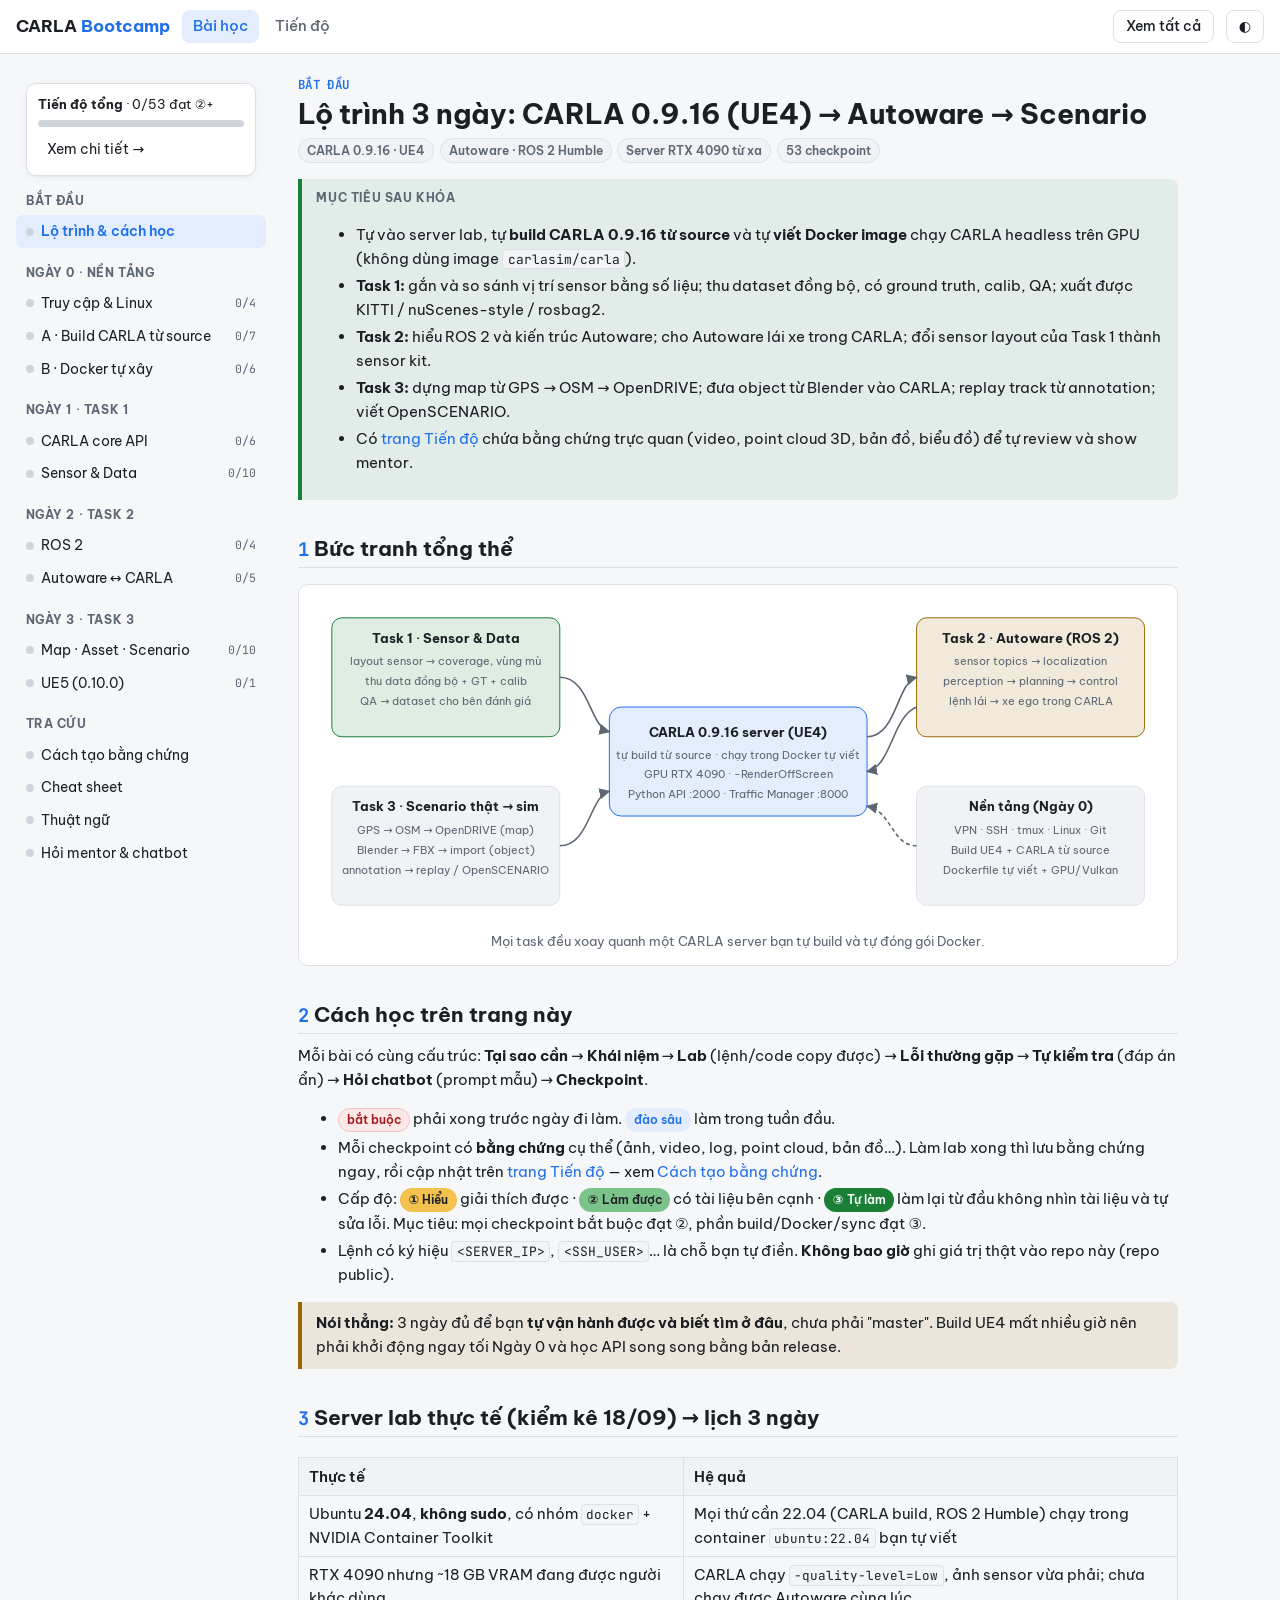
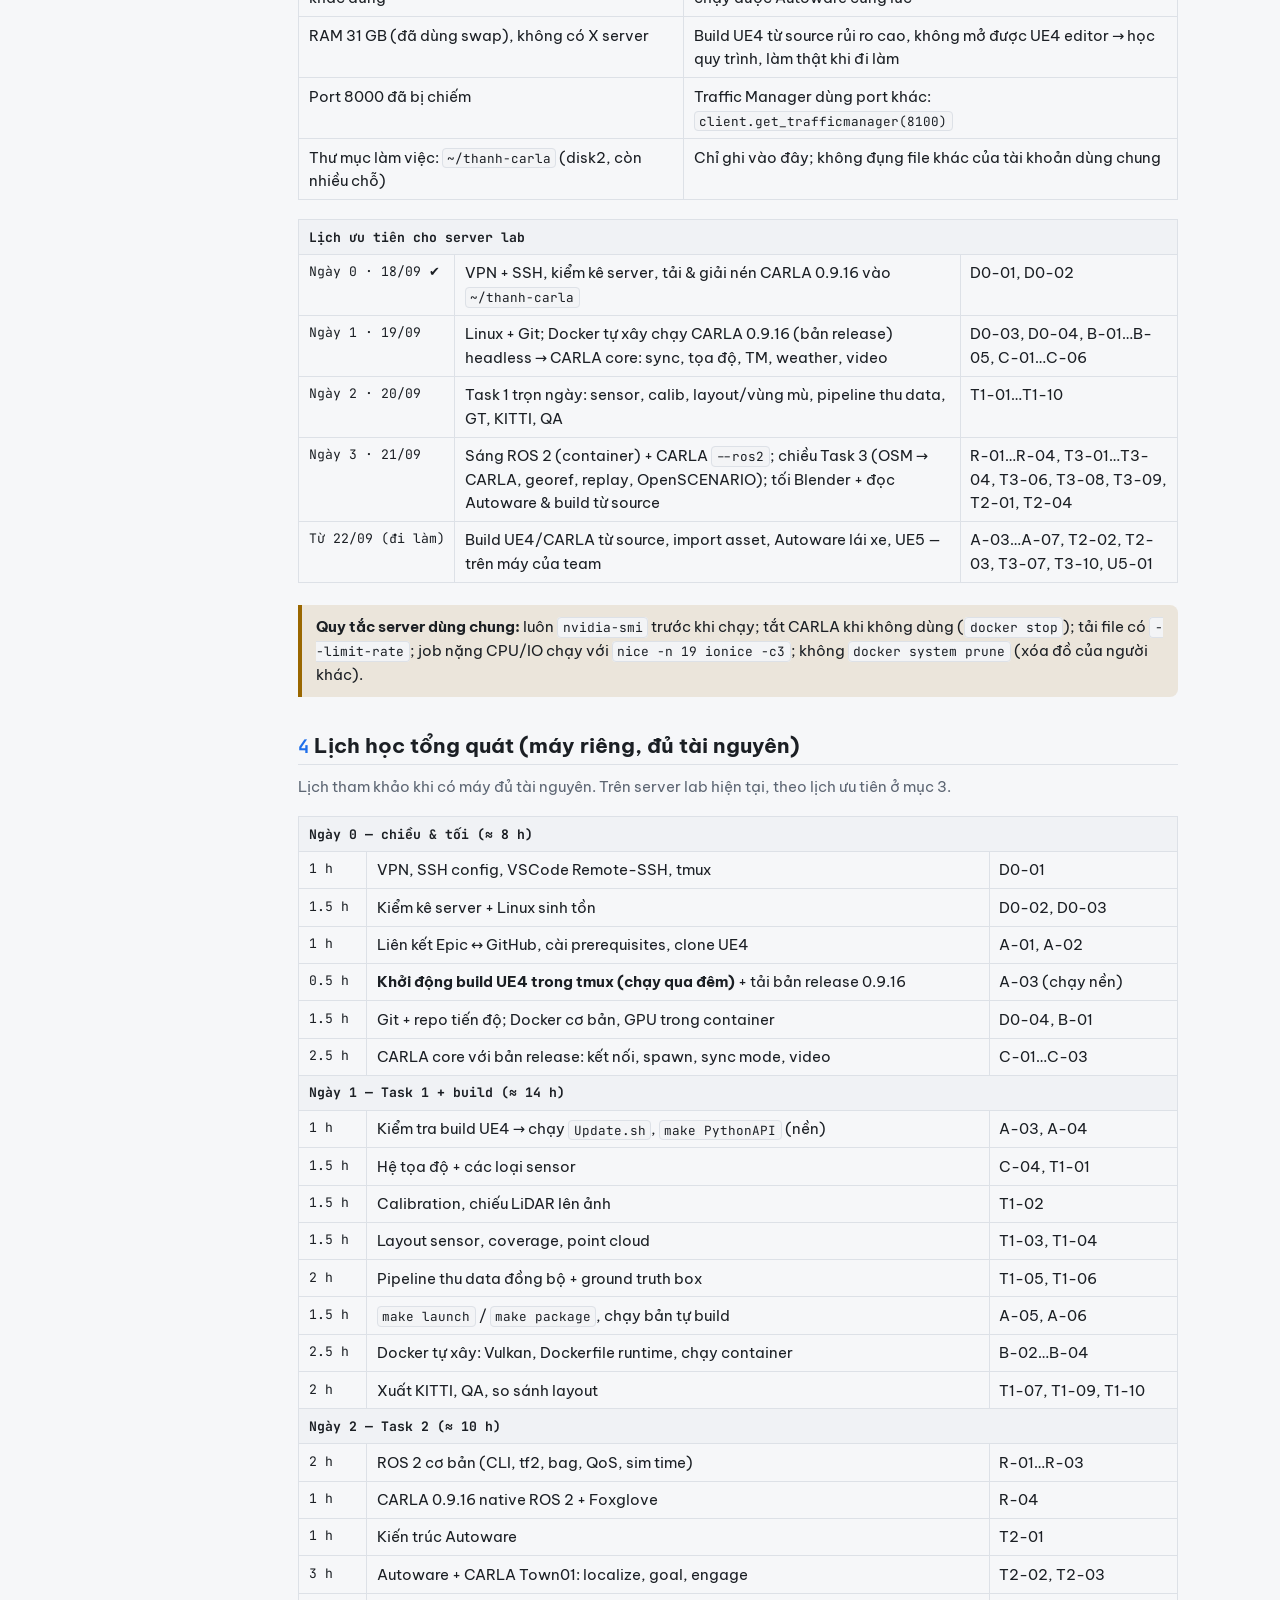
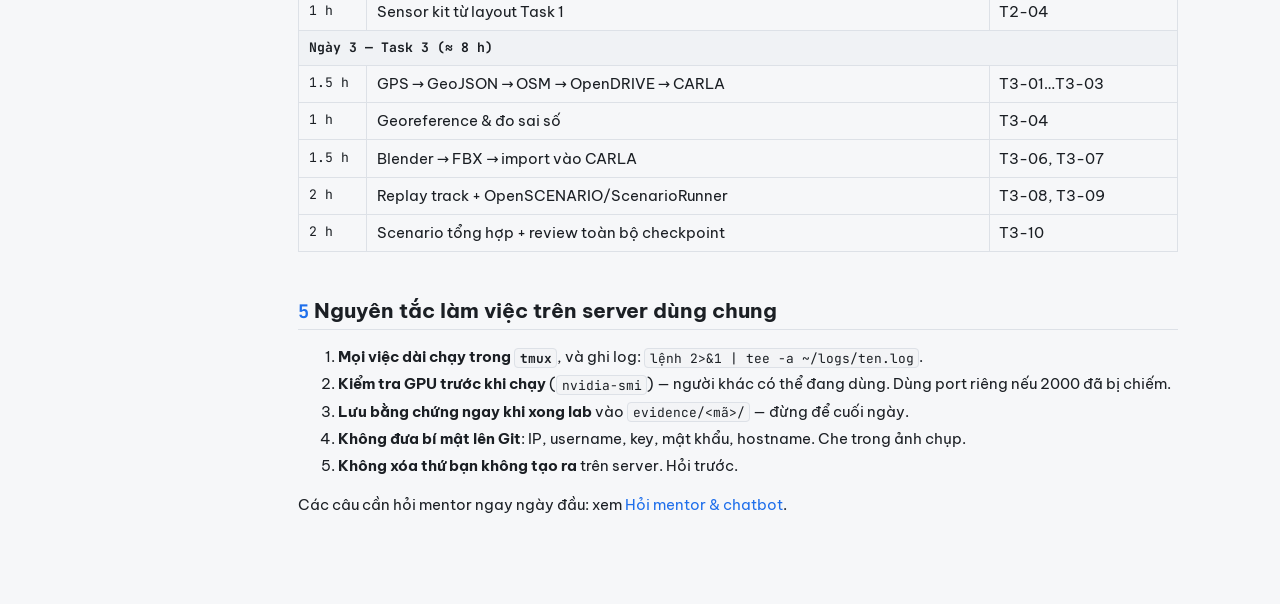
<file: index.html>
<!doctype html>
<html lang="vi">
<head>
<meta charset="utf-8">
<meta name="viewport" content="width=device-width, initial-scale=1">
<title>CARLA Bootcamp</title>
<meta name="description" content="Lộ trình 3 ngày tự học CARLA 0.9.16 (UE4): build từ source, Docker tự xây, sensor & dữ liệu, Autoware (ROS 2), scenario từ dữ liệu thật.">
<link rel="preconnect" href="https://fonts.googleapis.com">
<link rel="preconnect" href="https://fonts.gstatic.com" crossorigin>
<link href="https://fonts.googleapis.com/css2?family=Be+Vietnam+Pro:wght@400;500;600;700&family=JetBrains+Mono:wght@400;600&display=swap" rel="stylesheet">
<link rel="stylesheet" href="assets/style.css?v=3">
<link rel="stylesheet" href="assets/lesson.css?v=3">
<script type="importmap">
{ "imports": {
  "three": "https://cdn.jsdelivr.net/npm/three@0.160.0/build/three.module.js",
  "three/addons/": "https://cdn.jsdelivr.net/npm/three@0.160.0/examples/jsm/"
} }
</script>
</head>
<body>
<header class="topbar">
  <div class="inner">
    <a class="brand" href="#start">CARLA <span>Bootcamp</span></a>
    <nav class="tabs-mini">
      <a href="index.html" aria-current="page">Bài học</a>
      <a href="progress.html">Tiến độ</a>
    </nav>
    <div class="spacer"></div>
    <button class="btn" id="btnAll" aria-pressed="false" title="Hiện mọi phần trên một trang (để Ctrl+F / in)">Xem tất cả</button>
    <button class="btn" id="btnTheme" title="Đổi giao diện sáng/tối">◐</button>
  </div>
</header>

<div class="layout">
  <aside class="side" aria-label="Mục lục">
    <div class="card mini" id="miniProg">Đang tải tiến độ…</div>
    <div class="grp">Bắt đầu</div>
    <a href="#start" data-tab="start"><span class="dot"></span>Lộ trình &amp; cách học</a>
    <div class="grp">Ngày 0 · Nền tảng</div>
    <a href="#day0" data-tab="day0" data-mod="D0"><span class="dot"></span>Truy cập &amp; Linux<span class="n"></span></a>
    <a href="#modA" data-tab="modA" data-mod="A"><span class="dot"></span>A · Build CARLA từ source<span class="n"></span></a>
    <a href="#modB" data-tab="modB" data-mod="B"><span class="dot"></span>B · Docker tự xây<span class="n"></span></a>
    <div class="grp">Ngày 1 · Task 1</div>
    <a href="#day1-core" data-tab="day1-core" data-mod="C"><span class="dot"></span>CARLA core API<span class="n"></span></a>
    <a href="#day1-sensor" data-tab="day1-sensor" data-mod="T1"><span class="dot"></span>Sensor &amp; Data<span class="n"></span></a>
    <div class="grp">Ngày 2 · Task 2</div>
    <a href="#day2-ros" data-tab="day2-ros" data-mod="R"><span class="dot"></span>ROS 2<span class="n"></span></a>
    <a href="#day2-aw" data-tab="day2-aw" data-mod="T2"><span class="dot"></span>Autoware ↔ CARLA<span class="n"></span></a>
    <div class="grp">Ngày 3 · Task 3</div>
    <a href="#day3" data-tab="day3" data-mod="T3"><span class="dot"></span>Map · Asset · Scenario<span class="n"></span></a>
    <a href="#ue5" data-tab="ue5" data-mod="U5"><span class="dot"></span>UE5 (0.10.0)<span class="n"></span></a>
    <div class="grp">Tra cứu</div>
    <a href="#evidence" data-tab="evidence"><span class="dot"></span>Cách tạo bằng chứng</a>
    <a href="#cheatsheet" data-tab="cheatsheet"><span class="dot"></span>Cheat sheet</a>
    <a href="#glossary" data-tab="glossary"><span class="dot"></span>Thuật ngữ</a>
    <a href="#mentor" data-tab="mentor"><span class="dot"></span>Hỏi mentor &amp; chatbot</a>
  </aside>

  <main class="lesson">
    <div class="mobile-nav">
      <select id="mobileSel" aria-label="Chọn bài">
        <option value="start">Lộ trình &amp; cách học</option>
        <option value="day0">Ngày 0 · Truy cập &amp; Linux</option>
        <option value="modA">A · Build CARLA từ source</option>
        <option value="modB">B · Docker tự xây</option>
        <option value="day1-core">Ngày 1 · CARLA core API</option>
        <option value="day1-sensor">Ngày 1 · Sensor &amp; Data</option>
        <option value="day2-ros">Ngày 2 · ROS 2</option>
        <option value="day2-aw">Ngày 2 · Autoware ↔ CARLA</option>
        <option value="day3">Ngày 3 · Map · Asset · Scenario</option>
        <option value="ue5">UE5 (0.10.0)</option>
        <option value="evidence">Cách tạo bằng chứng</option>
        <option value="cheatsheet">Cheat sheet</option>
        <option value="glossary">Thuật ngữ</option>
        <option value="mentor">Hỏi mentor &amp; chatbot</option>
      </select>
    </div>

<!-- ============================================================ START -->
<section class="tab" id="tab-start">
  <div class="lesson-head">
    <div class="kicker">BẮT ĐẦU</div>
    <h1>Lộ trình 3 ngày: CARLA 0.9.16 (UE4) → Autoware → Scenario</h1>
    <div class="meta"><span class="chip">CARLA 0.9.16 · UE4</span><span class="chip">Autoware · ROS 2 Humble</span><span class="chip">Server RTX 4090 từ xa</span><span class="chip">53 checkpoint</span></div>
  </div>

  <div class="why"><b class="lbl">Mục tiêu sau khóa</b>
    <ul>
      <li>Tự vào server lab, tự <b>build CARLA 0.9.16 từ source</b> và tự <b>viết Docker image</b> chạy CARLA headless trên GPU (không dùng image <code>carlasim/carla</code>).</li>
      <li><b>Task 1:</b> gắn và so sánh vị trí sensor bằng số liệu; thu dataset đồng bộ, có ground truth, calib, QA; xuất được KITTI / nuScenes-style / rosbag2.</li>
      <li><b>Task 2:</b> hiểu ROS 2 và kiến trúc Autoware; cho Autoware lái xe trong CARLA; đổi sensor layout của Task 1 thành sensor kit.</li>
      <li><b>Task 3:</b> dựng map từ GPS → OSM → OpenDRIVE; đưa object từ Blender vào CARLA; replay track từ annotation; viết OpenSCENARIO.</li>
      <li>Có <a href="progress.html">trang Tiến độ</a> chứa bằng chứng trực quan (video, point cloud 3D, bản đồ, biểu đồ) để tự review và show mentor.</li>
    </ul>
  </div>

  <h2><span class="num">1</span>Bức tranh tổng thể</h2>
  <figure class="diagram">
    <svg viewBox="0 0 860 330" role="img" aria-label="Sơ đồ 3 task của team">
      <defs><marker id="ar" viewBox="0 0 10 10" refX="9" refY="5" markerWidth="7" markerHeight="7" orient="auto"><path d="M0,0 L10,5 L0,10 z" class="svg-arrow"/></marker></defs>
      <rect x="300" y="110" width="260" height="110" rx="12" class="svg-acc"/>
      <text x="430" y="140" text-anchor="middle" class="svg-t" font-weight="700">CARLA 0.9.16 server (UE4)</text>
      <text x="430" y="162" text-anchor="middle" class="svg-s">tự build từ source · chạy trong Docker tự viết</text>
      <text x="430" y="182" text-anchor="middle" class="svg-s">GPU RTX 4090 · -RenderOffScreen</text>
      <text x="430" y="202" text-anchor="middle" class="svg-s">Python API :2000 · Traffic Manager :8000</text>

      <rect x="20" y="20" width="230" height="120" rx="10" class="svg-ok"/>
      <text x="135" y="45" text-anchor="middle" class="svg-t" font-weight="700">Task 1 · Sensor &amp; Data</text>
      <text x="135" y="68" text-anchor="middle" class="svg-s">layout sensor → coverage, vùng mù</text>
      <text x="135" y="88" text-anchor="middle" class="svg-s">thu data đồng bộ + GT + calib</text>
      <text x="135" y="108" text-anchor="middle" class="svg-s">QA → dataset cho bên đánh giá</text>
      <path d="M250,80 C280,80 280,130 300,135" class="svg-line" marker-end="url(#ar)"/>

      <rect x="610" y="20" width="230" height="120" rx="10" class="svg-warn"/>
      <text x="725" y="45" text-anchor="middle" class="svg-t" font-weight="700">Task 2 · Autoware (ROS 2)</text>
      <text x="725" y="68" text-anchor="middle" class="svg-s">sensor topics → localization</text>
      <text x="725" y="88" text-anchor="middle" class="svg-s">perception → planning → control</text>
      <text x="725" y="108" text-anchor="middle" class="svg-s">lệnh lái → xe ego trong CARLA</text>
      <path d="M560,140 C590,140 590,85 610,80" class="svg-line" marker-end="url(#ar)"/>
      <path d="M610,110 C585,120 585,170 560,175" class="svg-line" marker-end="url(#ar)"/>

      <rect x="20" y="190" width="230" height="120" rx="10" class="svg-box"/>
      <text x="135" y="215" text-anchor="middle" class="svg-t" font-weight="700">Task 3 · Scenario thật → sim</text>
      <text x="135" y="238" text-anchor="middle" class="svg-s">GPS → OSM → OpenDRIVE (map)</text>
      <text x="135" y="258" text-anchor="middle" class="svg-s">Blender → FBX → import (object)</text>
      <text x="135" y="278" text-anchor="middle" class="svg-s">annotation → replay / OpenSCENARIO</text>
      <path d="M250,250 C280,250 280,200 300,195" class="svg-line" marker-end="url(#ar)"/>

      <rect x="610" y="190" width="230" height="120" rx="10" class="svg-box"/>
      <text x="725" y="215" text-anchor="middle" class="svg-t" font-weight="700">Nền tảng (Ngày 0)</text>
      <text x="725" y="238" text-anchor="middle" class="svg-s">VPN · SSH · tmux · Linux · Git</text>
      <text x="725" y="258" text-anchor="middle" class="svg-s">Build UE4 + CARLA từ source</text>
      <text x="725" y="278" text-anchor="middle" class="svg-s">Dockerfile tự viết + GPU/Vulkan</text>
      <path d="M610,250 C585,250 585,215 560,210" class="svg-line" marker-end="url(#ar)" stroke-dasharray="4 3"/>
    </svg>
    <figcaption>Mọi task đều xoay quanh một CARLA server bạn tự build và tự đóng gói Docker.</figcaption>
  </figure>

  <h2><span class="num">2</span>Cách học trên trang này</h2>
  <p>Mỗi bài có cùng cấu trúc: <b>Tại sao cần</b> → <b>Khái niệm</b> → <b>Lab</b> (lệnh/code copy được) → <b>Lỗi thường gặp</b> → <b>Tự kiểm tra</b> (đáp án ẩn) → <b>Hỏi chatbot</b> (prompt mẫu) → <b>Checkpoint</b>.</p>
  <ul>
    <li><span class="chip req">bắt buộc</span> phải xong trước ngày đi làm. <span class="chip deep">đào sâu</span> làm trong tuần đầu.</li>
    <li>Mỗi checkpoint có <b>bằng chứng</b> cụ thể (ảnh, video, log, point cloud, bản đồ…). Làm lab xong thì lưu bằng chứng ngay, rồi cập nhật trên <a href="progress.html">trang Tiến độ</a> — xem <a href="#evidence">Cách tạo bằng chứng</a>.</li>
    <li>Cấp độ: <span class="lv lv1">① Hiểu</span> giải thích được · <span class="lv lv2">② Làm được</span> có tài liệu bên cạnh · <span class="lv lv3">③ Tự làm</span> làm lại từ đầu không nhìn tài liệu và tự sửa lỗi. Mục tiêu: mọi checkpoint bắt buộc đạt ②, phần build/Docker/sync đạt ③.</li>
    <li>Lệnh có ký hiệu <code>&lt;SERVER_IP&gt;</code>, <code>&lt;SSH_USER&gt;</code>… là chỗ bạn tự điền. <b>Không bao giờ</b> ghi giá trị thật vào repo này (repo public).</li>
  </ul>
  <div class="callout warn"><p><b>Nói thẳng:</b> 3 ngày đủ để bạn <b>tự vận hành được và biết tìm ở đâu</b>, chưa phải "master". Build UE4 mất nhiều giờ nên phải khởi động ngay tối Ngày 0 và học API song song bằng bản release.</p></div>

  <h2 id="lab-server"><span class="num">3</span>Server lab thực tế (kiểm kê 18/09) → lịch 3 ngày</h2>
  <div class="table-wrap"><table>
    <tr><th>Thực tế</th><th>Hệ quả</th></tr>
    <tr><td>Ubuntu <b>24.04</b>, <b>không sudo</b>, có nhóm <code>docker</code> + NVIDIA Container Toolkit</td><td>Mọi thứ cần 22.04 (CARLA build, ROS 2 Humble) chạy trong container <code>ubuntu:22.04</code> bạn tự viết</td></tr>
    <tr><td>RTX 4090 nhưng ~18 GB VRAM đang được người khác dùng</td><td>CARLA chạy <code>-quality-level=Low</code>, ảnh sensor vừa phải; chưa chạy được Autoware cùng lúc</td></tr>
    <tr><td>RAM 31 GB (đã dùng swap), không có X server</td><td>Build UE4 từ source rủi ro cao, không mở được UE4 editor → học quy trình, làm thật khi đi làm</td></tr>
    <tr><td>Port 8000 đã bị chiếm</td><td>Traffic Manager dùng port khác: <code>client.get_trafficmanager(8100)</code></td></tr>
    <tr><td>Thư mục làm việc: <code>~/thanh-carla</code> (disk2, còn nhiều chỗ)</td><td>Chỉ ghi vào đây; không đụng file khác của tài khoản dùng chung</td></tr>
  </table></div>
  <div class="table-wrap"><table class="sched">
    <tr class="blk"><td colspan="3">Lịch ưu tiên cho server lab</td></tr>
    <tr><td>Ngày 0 · 18/09 ✔</td><td>VPN + SSH, kiểm kê server, tải &amp; giải nén CARLA 0.9.16 vào <code>~/thanh-carla</code></td><td>D0-01, D0-02</td></tr>
    <tr><td>Ngày 1 · 19/09</td><td>Linux + Git; Docker tự xây chạy CARLA 0.9.16 (bản release) headless → CARLA core: sync, tọa độ, TM, weather, video</td><td>D0-03, D0-04, B-01…B-05, C-01…C-06</td></tr>
    <tr><td>Ngày 2 · 20/09</td><td>Task 1 trọn ngày: sensor, calib, layout/vùng mù, pipeline thu data, GT, KITTI, QA</td><td>T1-01…T1-10</td></tr>
    <tr><td>Ngày 3 · 21/09</td><td>Sáng ROS 2 (container) + CARLA <code>--ros2</code>; chiều Task 3 (OSM → CARLA, georef, replay, OpenSCENARIO); tối Blender + đọc Autoware &amp; build từ source</td><td>R-01…R-04, T3-01…T3-04, T3-06, T3-08, T3-09, T2-01, T2-04</td></tr>
    <tr><td>Từ 22/09 (đi làm)</td><td>Build UE4/CARLA từ source, import asset, Autoware lái xe, UE5 — trên máy của team</td><td>A-03…A-07, T2-02, T2-03, T3-07, T3-10, U5-01</td></tr>
  </table></div>
  <div class="callout warn"><p><b>Quy tắc server dùng chung:</b> luôn <code>nvidia-smi</code> trước khi chạy; tắt CARLA khi không dùng (<code>docker stop</code>); tải file có <code>--limit-rate</code>; job nặng CPU/IO chạy với <code>nice -n 19 ionice -c3</code>; không <code>docker system prune</code> (xóa đồ của người khác).</p></div>

  <h2 id="schedule"><span class="num">4</span>Lịch học tổng quát (máy riêng, đủ tài nguyên)</h2>
  <p class="muted">Lịch tham khảo khi có máy đủ tài nguyên. Trên server lab hiện tại, theo lịch ưu tiên ở mục 3.</p>
  <div class="table-wrap"><table class="sched">
    <tr class="blk"><td colspan="3">Ngày 0 — chiều &amp; tối (≈ 8 h)</td></tr>
    <tr><td>1 h</td><td>VPN, SSH config, VSCode Remote-SSH, tmux</td><td>D0-01</td></tr>
    <tr><td>1.5 h</td><td>Kiểm kê server + Linux sinh tồn</td><td>D0-02, D0-03</td></tr>
    <tr><td>1 h</td><td>Liên kết Epic ↔ GitHub, cài prerequisites, clone UE4</td><td>A-01, A-02</td></tr>
    <tr><td>0.5 h</td><td><b>Khởi động build UE4 trong tmux (chạy qua đêm)</b> + tải bản release 0.9.16</td><td>A-03 (chạy nền)</td></tr>
    <tr><td>1.5 h</td><td>Git + repo tiến độ; Docker cơ bản, GPU trong container</td><td>D0-04, B-01</td></tr>
    <tr><td>2.5 h</td><td>CARLA core với bản release: kết nối, spawn, sync mode, video</td><td>C-01…C-03</td></tr>
    <tr class="blk"><td colspan="3">Ngày 1 — Task 1 + build (≈ 14 h)</td></tr>
    <tr><td>1 h</td><td>Kiểm tra build UE4 → chạy <code>Update.sh</code>, <code>make PythonAPI</code> (nền)</td><td>A-03, A-04</td></tr>
    <tr><td>1.5 h</td><td>Hệ tọa độ + các loại sensor</td><td>C-04, T1-01</td></tr>
    <tr><td>1.5 h</td><td>Calibration, chiếu LiDAR lên ảnh</td><td>T1-02</td></tr>
    <tr><td>1.5 h</td><td>Layout sensor, coverage, point cloud</td><td>T1-03, T1-04</td></tr>
    <tr><td>2 h</td><td>Pipeline thu data đồng bộ + ground truth box</td><td>T1-05, T1-06</td></tr>
    <tr><td>1.5 h</td><td><code>make launch</code> / <code>make package</code>, chạy bản tự build</td><td>A-05, A-06</td></tr>
    <tr><td>2.5 h</td><td>Docker tự xây: Vulkan, Dockerfile runtime, chạy container</td><td>B-02…B-04</td></tr>
    <tr><td>2 h</td><td>Xuất KITTI, QA, so sánh layout</td><td>T1-07, T1-09, T1-10</td></tr>
    <tr class="blk"><td colspan="3">Ngày 2 — Task 2 (≈ 10 h)</td></tr>
    <tr><td>2 h</td><td>ROS 2 cơ bản (CLI, tf2, bag, QoS, sim time)</td><td>R-01…R-03</td></tr>
    <tr><td>1 h</td><td>CARLA 0.9.16 native ROS 2 + Foxglove</td><td>R-04</td></tr>
    <tr><td>1 h</td><td>Kiến trúc Autoware</td><td>T2-01</td></tr>
    <tr><td>3 h</td><td>Autoware + CARLA Town01: localize, goal, engage</td><td>T2-02, T2-03</td></tr>
    <tr><td>1 h</td><td>Sensor kit từ layout Task 1</td><td>T2-04</td></tr>
    <tr class="blk"><td colspan="3">Ngày 3 — Task 3 (≈ 8 h)</td></tr>
    <tr><td>1.5 h</td><td>GPS → GeoJSON → OSM → OpenDRIVE → CARLA</td><td>T3-01…T3-03</td></tr>
    <tr><td>1 h</td><td>Georeference &amp; đo sai số</td><td>T3-04</td></tr>
    <tr><td>1.5 h</td><td>Blender → FBX → import vào CARLA</td><td>T3-06, T3-07</td></tr>
    <tr><td>2 h</td><td>Replay track + OpenSCENARIO/ScenarioRunner</td><td>T3-08, T3-09</td></tr>
    <tr><td>2 h</td><td>Scenario tổng hợp + review toàn bộ checkpoint</td><td>T3-10</td></tr>
  </table></div>

  <h2><span class="num">5</span>Nguyên tắc làm việc trên server dùng chung</h2>
  <ol>
    <li><b>Mọi việc dài chạy trong <code>tmux</code></b>, và ghi log: <code>lệnh 2&gt;&amp;1 | tee -a ~/logs/ten.log</code>.</li>
    <li><b>Kiểm tra GPU trước khi chạy</b> (<code>nvidia-smi</code>) — người khác có thể đang dùng. Dùng port riêng nếu 2000 đã bị chiếm.</li>
    <li><b>Lưu bằng chứng ngay khi xong lab</b> vào <code>evidence/&lt;mã&gt;/</code> — đừng để cuối ngày.</li>
    <li><b>Không đưa bí mật lên Git</b>: IP, username, key, mật khẩu, hostname. Che trong ảnh chụp.</li>
    <li><b>Không xóa thứ bạn không tạo ra</b> trên server. Hỏi trước.</li>
  </ol>
  <p>Các câu cần hỏi mentor ngay ngày đầu: xem <a href="#mentor">Hỏi mentor &amp; chatbot</a>.</p>
</section>

<!-- ============================================================ DAY 0 -->
<section class="tab" id="tab-day0">
  <div class="lesson-head">
    <div class="kicker">NGÀY 0 · NỀN TẢNG</div>
    <h1>Truy cập server &amp; Linux sinh tồn</h1>
    <div class="meta"><span class="chip req">bắt buộc</span><span class="chip">≈ 4 h</span><span class="chip">D0-01 … D0-04</span></div>
  </div>
  <div class="why"><b class="lbl">Tại sao cần</b>Server 4090 nằm trong mạng lab, không có màn hình. Mọi việc (build, chạy CARLA, Autoware) đều làm qua SSH. Nếu không vững phần này, bạn sẽ mất phiên build khi rớt VPN, không biết process nào chiếm GPU, không tự đọc được log.</div>

  <h2 id="d0-ssh"><span class="num">0.1</span>VPN + SSH từ Windows</h2>
  <p>Kết nối VPN theo tài liệu nội bộ lab (FortiClient). Sau khi VPN lên, server truy cập được bằng IP nội bộ.</p>
  <div class="lab steps">
    <h3>Lab: SSH bằng alias</h3>
    <div class="step"><b>Có key.</b> Nhận private key từ admin, hoặc tự tạo và gửi <i>public key</i> cho admin:
      <pre data-lang="powershell"><script type="text/plain">
        ssh-keygen -t ed25519 -f $env:USERPROFILE\.ssh\<KEY_NAME> -C "<ten-ban>@lab"
        Get-Content $env:USERPROFILE\.ssh\<KEY_NAME>.pub   # gửi dòng này cho admin
      </script></pre>
    </div>
    <div class="step"><b>Siết quyền file key</b> (OpenSSH trên Windows từ chối key "quá mở"):
      <pre data-lang="powershell"><script type="text/plain">
        icacls $env:USERPROFILE\.ssh\<KEY_NAME> /inheritance:r
        icacls $env:USERPROFILE\.ssh\<KEY_NAME> /grant:r "$($env:USERNAME):(R)"
      </script></pre>
    </div>
    <div class="step"><b>Thêm alias</b> vào <code>%USERPROFILE%\.ssh\config</code>:
      <pre data-lang="sshconfig"><script type="text/plain">
        Host lab4090
            HostName <SERVER_IP>
            User <SSH_USER>
            IdentityFile ~/.ssh/<KEY_NAME>
            ServerAliveInterval 30
            ServerAliveCountMax 4
            # cổng để xem GUI / Foxglove trên máy mình (dùng ở Ngày 1–2)
            LocalForward 6080 localhost:6080
            LocalForward 8765 localhost:8765
      </script></pre>
    </div>
    <div class="step"><b>Kiểm tra</b>:
      <pre data-lang="powershell"><script type="text/plain">
        ssh lab4090 'uptime; nvidia-smi -L'
      </script></pre>
    </div>
    <div class="step"><b>VSCode Remote-SSH</b>: cài extension <i>Remote - SSH</i> → <kbd>F1</kbd> → <i>Remote-SSH: Connect to Host</i> → <code>lab4090</code>. Mở thư mục <code>~/work</code> trên server; terminal trong VSCode lúc này chạy trên server.</div>
    <div class="step"><b>Chép file</b> giữa server và máy mình:
      <pre data-lang="powershell"><script type="text/plain">
        scp lab4090:~/work/out/video.mp4 .\evidence\C-03\
        scp -r .\scripts lab4090:~/work/
      </script></pre>
    </div>
  </div>

  <h2 id="d0-tmux"><span class="num">0.2</span>tmux — không bao giờ mất phiên</h2>
  <p>SSH đứt thì mọi process con của shell bị kill. <code>tmux</code> giữ phiên trên server; kết nối lại rồi <i>attach</i> là tiếp tục.</p>
  <div class="table-wrap"><table>
    <tr><th>Việc</th><th>Lệnh / phím</th></tr>
    <tr><td>Tạo phiên tên <code>build</code></td><td><code>tmux new -s build</code></td></tr>
    <tr><td>Rời phiên (vẫn chạy)</td><td><kbd>Ctrl</kbd>+<kbd>b</kbd> rồi <kbd>d</kbd></td></tr>
    <tr><td>Xem các phiên / vào lại</td><td><code>tmux ls</code> · <code>tmux a -t build</code></td></tr>
    <tr><td>Cửa sổ mới / chuyển</td><td><kbd>Ctrl</kbd>+<kbd>b</kbd> <kbd>c</kbd> · <kbd>Ctrl</kbd>+<kbd>b</kbd> <kbd>n</kbd>/<kbd>p</kbd> · <kbd>Ctrl</kbd>+<kbd>b</kbd> <kbd>0..9</kbd></td></tr>
    <tr><td>Chia đôi màn hình</td><td><kbd>Ctrl</kbd>+<kbd>b</kbd> <kbd>%</kbd> (dọc) · <kbd>Ctrl</kbd>+<kbd>b</kbd> <kbd>"</kbd> (ngang)</td></tr>
    <tr><td>Cuộn xem log cũ</td><td><kbd>Ctrl</kbd>+<kbd>b</kbd> <kbd>[</kbd> rồi phím mũi tên, <kbd>q</kbd> để thoát</td></tr>
  </table></div>
  <p>Mẫu tổ chức: phiên <code>build</code> (UE4/CARLA), phiên <code>sim</code> (window 0: server CARLA, window 1: client Python, window 2: <code>watch -n1 nvidia-smi</code>).</p>

  <h2 id="d0-inventory"><span class="num">0.3</span>Kiểm kê server</h2>
  <p>Trước khi build 130 GB, phải biết server có đủ điều kiện không. Script này ghi ra <code>~/inventory.txt</code> và tự che hostname/username.</p>
  <pre data-lang="bash"><script type="text/plain">
    mkdir -p ~/work ~/logs && cd ~/work
    cat > inventory.sh <<'EOF'
    #!/usr/bin/env bash
    {
      echo "## OS";        lsb_release -ds; uname -r
      echo "## CPU / RAM"; nproc; free -h | head -2
      echo "## GPU";       nvidia-smi --query-gpu=name,driver_version,memory.total,memory.used --format=csv
      echo "## GPU apps";  nvidia-smi --query-compute-apps=pid,process_name,used_memory --format=csv
      echo "## Disk";      df -h ~ /tmp
      echo "## Quyền";     groups
      sudo -n true 2>/dev/null && echo "sudo: OK" || echo "sudo: cần mật khẩu hoặc không có"
      echo "## Docker";    docker --version; docker info --format '{{.Runtimes}}' 2>&1 | head -1
      echo "## NVIDIA Container Toolkit"; nvidia-ctk --version 2>&1 | head -1
      echo "## Vulkan";    vulkaninfo --summary 2>/dev/null | grep -E "deviceName|apiVersion" | head -4
      echo "## Python";    python3 --version; which conda
      echo "## Mạng";      curl -sI https://github.com | head -1; curl -sI https://pypi.org | head -1
      echo "## Có sẵn gì?"; ls -d ~/*arla* ~/*utoware* /opt/*arla* 2>/dev/null
      docker images 2>/dev/null | grep -Ei "carla|autoware|ros"
    } 2>&1 | sed -E "s/$(hostname)/<HOST>/g; s/${USER}/<USER>/g" | tee ~/inventory.txt
    EOF
    chmod +x inventory.sh && ./inventory.sh
  </script></pre>
  <div class="table-wrap"><table>
    <tr><th>Điều kiện</th><th>Cần</th><th>Thiếu thì</th></tr>
    <tr><td>OS</td><td>Ubuntu 20.04 hoặc 22.04 (docs 0.9.16)</td><td>Build trong Docker build-env (Module B)</td></tr>
    <tr><td>Ổ trống</td><td>≥ 130 GB cho UE4 + CARLA (docs), nên ≥ 200 GB</td><td>Hỏi admin ổ khác / dọn dẹp của mình</td></tr>
    <tr><td>RAM</td><td>Khuyến nghị thực tế ≥ 32 GB khi build UE4 (docs không ghi)</td><td>Thêm swap, giảm job song song</td></tr>
    <tr><td>Docker + nhóm docker + runtime nvidia</td><td>Có</td><td>Nhờ admin cài NVIDIA Container Toolkit, thêm bạn vào nhóm <code>docker</code></td></tr>
    <tr><td>Internet ra GitHub/PyPI</td><td>Có</td><td>Hỏi proxy của lab</td></tr>
  </table></div>

  <h2 id="d0-linux"><span class="num">0.4</span>Linux sinh tồn</h2>
  <div class="two">
    <div><h4>Di chuyển &amp; file</h4>
      <pre data-lang="bash"><script type="text/plain">
        pwd; ls -lah; cd ~/work; cd -
        mkdir -p a/b/c; cp -r src dst; mv a b
        find ~/carla -name "*.whl"
        grep -rn "fixed_delta" ~/work
        less file.log   # / để tìm, q để thoát
        tail -f ~/logs/ue4.log
      </script></pre></div>
    <div><h4>Quyền, biến môi trường</h4>
      <pre data-lang="bash"><script type="text/plain">
        ls -l            # -rw-r--r-- = user rw, group r, other r
        chmod +x run.sh; chmod 600 key
        echo $PATH
        export UE4_ROOT=~/UnrealEngine_4.26   # chỉ phiên này
        echo 'export UE4_ROOT=~/UnrealEngine_4.26' >> ~/.bashrc
        source ~/.bashrc
      </script></pre></div>
    <div><h4>Python venv</h4>
      <pre data-lang="bash"><script type="text/plain">
        python3 -m venv ~/venvs/carla
        source ~/venvs/carla/bin/activate
        which python; pip install numpy
        deactivate
      </script></pre></div>
    <div><h4>Process, port, ổ đĩa</h4>
      <pre data-lang="bash"><script type="text/plain">
        ps aux | grep -i carla
        htop                      # F9 kill, q thoát
        kill <PID>; kill -9 <PID> # -9 khi process treo
        ss -tlnp | grep 2000      # ai đang giữ port 2000
        df -h; du -sh ~/* | sort -h | tail
        dmesg | tail              # lỗi kernel, OOM killer
      </script></pre></div>
  </div>
  <div class="lab">
    <h3>Bài tập (ghi toàn bộ phiên làm bằng chứng D0-03)</h3>
    <p class="goal">Chạy <code>script -q ~/logs/d0-03.log</code> để ghi lại mọi thứ bạn gõ, <code>exit</code> để dừng ghi.</p>
    <ol>
      <li>Tạo venv <code>~/venvs/test</code>, cài <code>numpy</code>, in version bằng Python.</li>
      <li>Trong tmux chạy <code>python3 -m http.server 9000</code>; ở cửa sổ khác tìm PID bằng <code>ss -tlnp</code> rồi kill.</li>
      <li>Tìm 5 thư mục lớn nhất trong <code>~</code>.</li>
      <li>Thêm alias <code>alias gpu='watch -n1 nvidia-smi'</code> vào <code>~/.bashrc</code>, nạp lại và thử.</li>
      <li>Tạo file <code>secret.txt</code>, đặt quyền để chỉ bạn đọc được, kiểm tra bằng <code>ls -l</code>.</li>
    </ol>
  </div>

  <h2 id="d0-git"><span class="num">0.5</span>Git &amp; repo tiến độ</h2>
  <p>Repo này là nơi lưu bằng chứng học tập. Làm việc với nó trên <b>máy Windows của bạn</b>; bằng chứng sinh trên server thì <code>scp</code> về.</p>
  <pre data-lang="powershell"><script type="text/plain">
    git clone https://github.com/Drake-Phamta/carla-bootcamp.git
    cd carla-bootcamp
    git config user.name "<Tên bạn>"; git config user.email "<email>"
    # sau mỗi lab:
    mkdir evidence\C-03
    scp lab4090:~/work/out/C-03.mp4 evidence\C-03\
    git add evidence\C-03 data\progress.json
    git diff --cached --stat
    git commit -m "progress: C-03 spawn + autopilot video"
    git push
  </script></pre>
  <div class="callout danger"><p><b>Trước mỗi lần push</b>: chạy lệnh kiểm tra bí mật ở <a href="#ev-safety">Cách tạo bằng chứng → An toàn</a>. Repo public = ai cũng đọc được, kể cả lịch sử commit.</p></div>

  <h2 id="d0-remote-gui"><span class="num">0.6</span>Màn hình từ xa (cần cho UE4 editor, rviz2)</h2>
  <p>Server không có màn hình. CARLA server chạy <code>-RenderOffScreen</code> không cần display, nhưng <b>UE4 editor</b> (<code>make launch</code>) và <b>rviz2</b> thì cần.</p>
  <div class="table-wrap"><table>
    <tr><th>Cách</th><th>Dùng khi</th><th>Ghi chú</th></tr>
    <tr><td><b>Foxglove Studio</b> + <code>foxglove_bridge</code></td><td>Xem topic ROS 2 (point cloud, ảnh, tf)</td><td>Không cần X; chỉ cần forward port 8765. Nên dùng cho Ngày 2.</td></tr>
    <tr><td><b>Xorg + NVIDIA trên màn hình ảo + x11vnc/noVNC</b></td><td>UE4 editor, rviz2 có tăng tốc GPU</td><td>Cần admin cấu hình Xorg (<code>nvidia-xconfig --allow-empty-initial-configuration</code>). Đây là cách chắc chắn cho Vulkan.</td></tr>
    <tr><td>TigerVNC/Xvnc thuần</td><td>Terminal, trình duyệt, app nhẹ</td><td>Không có GPU cho Vulkan → UE4 editor thường không chạy được.</td></tr>
  </table></div>
  <p>Kiểm tra server đã có X chưa: <code>ps aux | grep -i xorg</code>. Nếu chưa, hỏi admin ngay tối nay vì Module A-05 cần.</p>

  <h2 id="d0-kickoff"><span class="num">0.7</span>Khởi động việc dài hạn — làm ngay tối nay</h2>
  <div class="lab steps">
    <div class="step"><b>Liên kết Epic Games ↔ GitHub</b> (để được đọc repo Unreal Engine): tạo tài khoản Epic → trang quản lý tài khoản → mục <i>Apps and Accounts / Connections</i> → kết nối GitHub → mở email GitHub và <b>chấp nhận lời mời vào tổ chức EpicGames</b>. Thử mở <code>https://github.com/CarlaUnreal/UnrealEngine</code>: thấy code là được, 404 là chưa xong.</div>
    <div class="step"><b>GitHub token</b>: clone repo private qua HTTPS cần <i>Personal Access Token</i> (Settings → Developer settings → Tokens), dùng làm mật khẩu khi <code>git clone</code> hỏi.</div>
    <div class="step"><b>Bắt đầu build UE4</b> theo <a href="#a-ue4">Module A · A.2</a> trong tmux phiên <code>build</code>.</div>
    <div class="step"><b>Tải bản release 0.9.16</b> để học API trong lúc chờ: lấy link <code>CARLA_0.9.16.tar.gz</code> từ trang release <code>github.com/carla-simulator/carla/releases/tag/0.9.16</code>, rồi:
      <pre data-lang="bash"><script type="text/plain">
        mkdir -p ~/carla-release && cd ~/carla-release
        wget -c "<LINK_CARLA_0.9.16.tar.gz>"      # -c: tải tiếp nếu đứt
        tar -xzf CARLA_0.9.16.tar.gz
      </script></pre>
    </div>
  </div>

  <h2><span class="num">0.8</span>Lỗi thường gặp</h2>
  <div class="table-wrap"><table>
    <tr><th>Triệu chứng</th><th>Nguyên nhân / cách sửa</th></tr>
    <tr><td><code>Permission denied (publickey)</code></td><td>Sai đường dẫn IdentityFile, sai User, hoặc quyền key quá mở → chạy lại <code>icacls</code>; debug: <code>ssh -v lab4090</code>.</td></tr>
    <tr><td>SSH treo không vào</td><td>Chưa bật VPN, hoặc VPN rớt. Kiểm tra: <code>Test-NetConnection &lt;SERVER_IP&gt; -Port 22</code>.</td></tr>
    <tr><td>Build "biến mất" sau khi rớt mạng</td><td>Không chạy trong tmux. Luôn <code>tmux a</code> trước khi làm.</td></tr>
    <tr><td><code>command not found</code> sau khi cài</td><td>Chưa <code>source ~/.bashrc</code> hoặc chưa kích hoạt venv.</td></tr>
    <tr><td><code>No space left on device</code></td><td><code>df -h</code>, <code>du -sh</code>; xóa file <b>của mình</b> (cache pip: <code>pip cache purge</code>, image Docker thừa: <code>docker image prune</code>).</td></tr>
  </table></div>

  <h2><span class="num">0.9</span>Tự kiểm tra &amp; hỏi chatbot</h2>
  <div class="qa">
    <details><summary>Rớt VPN khi đang build — mất gì, còn gì?</summary><p>Nếu build chạy trong tmux: không mất gì, <code>tmux a -t build</code> là thấy tiếp. Nếu chạy trực tiếp trong SSH: process nhận SIGHUP và chết; build UE4/CARLA là incremental nên chạy lại sẽ tiếp từ phần chưa xong.</p></details>
    <details><summary>Khác nhau giữa <code>~/.bashrc</code> và <code>export</code> trên terminal?</summary><p><code>export</code> chỉ sống trong phiên shell hiện tại; ghi vào <code>~/.bashrc</code> thì mọi shell mới (kể cả tmux window mới) đều có.</p></details>
  </div>
  <div class="prompt"><b>Prompt mẫu</b>
    <pre data-lang="text"><script type="text/plain">
      Tôi đang dùng Ubuntu 22.04 qua SSH (không có quyền sudo / có sudo).
      Tôi chạy lệnh: <dán lệnh>
      Kết quả: <dán nguyên văn lỗi, 20-40 dòng quanh dòng lỗi đầu tiên>
      Tôi đã thử: <liệt kê>
      Hãy giải thích nguyên nhân gốc và cho tôi lệnh kiểm chứng trước khi sửa.
    </script></pre>
  </div>
  <div class="cp-box" data-module="D0"></div>
</section>

<!-- ============================================================ MODULE A -->
<section class="tab" id="tab-modA">
  <div class="lesson-head">
    <div class="kicker">MODULE A · NGÀY 0 → 1</div>
    <h1>Tự build CARLA 0.9.16 (UE4) từ source</h1>
    <div class="meta"><span class="chip req">bắt buộc</span><span class="chip">build nền nhiều giờ</span><span class="chip">A-01 … A-07</span></div>
  </div>
  <div class="why"><b class="lbl">Tại sao cần</b>Team yêu cầu. Bản build từ source cho phép: (1) mở UE4 editor để <b>import asset Blender và map</b> (Task 3), (2) sửa/vá code CARLA khi cần, (3) đóng gói bản của chính mình để đưa vào <b>Docker image tự viết</b> (Module B).</div>

  <figure class="diagram">
    <svg viewBox="0 0 860 170" role="img" aria-label="Luồng build CARLA">
      <defs><marker id="ar2" viewBox="0 0 10 10" refX="9" refY="5" markerWidth="7" markerHeight="7" orient="auto"><path d="M0,0 L10,5 L0,10 z" class="svg-arrow"/></marker></defs>
      <g font-size="12">
        <rect x="10" y="20" width="150" height="60" rx="8" class="svg-box"/><text x="85" y="45" text-anchor="middle" class="svg-t">UE 4.26 fork</text><text x="85" y="64" text-anchor="middle" class="svg-s">Setup · Generate · make</text>
        <rect x="190" y="20" width="150" height="60" rx="8" class="svg-box"/><text x="265" y="45" text-anchor="middle" class="svg-t">carla (ue4-dev)</text><text x="265" y="64" text-anchor="middle" class="svg-s">Update.sh → Content</text>
        <rect x="370" y="20" width="150" height="60" rx="8" class="svg-acc"/><text x="445" y="45" text-anchor="middle" class="svg-t">make PythonAPI</text><text x="445" y="64" text-anchor="middle" class="svg-s">→ wheel .whl</text>
        <rect x="550" y="20" width="140" height="60" rx="8" class="svg-acc"/><text x="620" y="45" text-anchor="middle" class="svg-t">make launch</text><text x="620" y="64" text-anchor="middle" class="svg-s">UE4 editor (cần X)</text>
        <rect x="720" y="20" width="130" height="60" rx="8" class="svg-ok"/><text x="785" y="45" text-anchor="middle" class="svg-t">make package</text><text x="785" y="64" text-anchor="middle" class="svg-s">→ Dist/ (Shipping)</text>
        <path d="M160,50 H188" class="svg-line" marker-end="url(#ar2)"/><path d="M340,50 H368" class="svg-line" marker-end="url(#ar2)"/><path d="M520,50 H548" class="svg-line" marker-end="url(#ar2)"/><path d="M690,50 H718" class="svg-line" marker-end="url(#ar2)"/>
        <rect x="550" y="105" width="140" height="50" rx="8" class="svg-warn"/><text x="620" y="126" text-anchor="middle" class="svg-t">make import</text><text x="620" y="144" text-anchor="middle" class="svg-s">asset / map (Task 3)</text>
        <path d="M620,80 V103" class="svg-line" marker-end="url(#ar2)"/>
        <rect x="720" y="105" width="130" height="50" rx="8" class="svg-ok"/><text x="785" y="126" text-anchor="middle" class="svg-t">Docker image</text><text x="785" y="144" text-anchor="middle" class="svg-s">Module B</text>
        <path d="M785,80 V103" class="svg-line" marker-end="url(#ar2)"/>
      </g>
    </svg>
    <figcaption>UE4 build lâu nhất (vài giờ) → khởi động từ tối Ngày 0.</figcaption>
  </figure>

  <h2><span class="num">A.0</span>Yêu cầu (docs 0.9.16)</h2>
  <div class="table-wrap"><table>
    <tr><th>Mục</th><th>Yêu cầu</th></tr>
    <tr><td>OS</td><td>Ubuntu 20.04 hoặc 22.04 (24.04 chưa được kiểm thử)</td></tr>
    <tr><td>Ổ đĩa</td><td>~130 GB (CARLA ~31 GB + Unreal Engine ~91 GB)</td></tr>
    <tr><td>GPU</td><td>≥ 6 GB VRAM (RTX 2070 trở lên) — 4090 dư sức</td></tr>
    <tr><td>Port</td><td>TCP 2000 và 2001</td></tr>
    <tr><td>Python</td><td>≥ 3.8</td></tr>
  </table></div>
  <p class="verify">carla.readthedocs.io/en/0.9.16/build_linux/</p>

  <h2 id="a-prereq"><span class="num">A.1</span>Cài prerequisites</h2>
  <pre data-lang="bash"><script type="text/plain">
    sudo apt-get update
    # Ubuntu 22.04 (trên 20.04 thay g++-12 bằng g++-9)
    sudo apt-get install build-essential g++-12 cmake ninja-build libvulkan1 python3 python3-dev \
      python3-pip python3-venv autoconf wget curl rsync unzip git git-lfs libpng-dev libtiff5-dev libjpeg-dev
  </script></pre>
  <div class="table-wrap"><table>
    <tr><th>Nhóm</th><th>Để làm gì</th></tr>
    <tr><td><code>build-essential g++-12 cmake ninja-build autoconf</code></td><td>Toolchain biên dịch C++ và hệ thống build (LibCarla, dependency)</td></tr>
    <tr><td><code>libvulkan1</code></td><td>Loader Vulkan — UE4 render bằng Vulkan trên Linux</td></tr>
    <tr><td><code>python3-dev python3-pip python3-venv</code></td><td>Build PythonAPI (header Python) và môi trường ảo</td></tr>
    <tr><td><code>git git-lfs wget curl rsync unzip</code></td><td>Tải source, asset lớn, Content</td></tr>
    <tr><td><code>libpng-dev libtiff5-dev libjpeg-dev</code></td><td>Đọc/ghi ảnh (sensor camera, save_to_disk)</td></tr>
  </table></div>
  <p>Không có sudo? → gửi danh sách này cho admin, hoặc build trong container build-env (<a href="#b-buildenv">Module B · B.6</a>).</p>

  <h2 id="a-ue4"><span class="num">A.2</span>Build Unreal Engine 4.26 (fork của CARLA)</h2>
  <div class="callout"><p>Điều kiện: đã liên kết Epic ↔ GitHub (<a href="#d0-kickoff">Ngày 0 · 0.7</a>). Chạy trong <code>tmux new -s build</code>.</p></div>
  <pre data-lang="bash"><script type="text/plain">
    git clone --depth 1 -b carla https://github.com/CarlaUnreal/UnrealEngine.git ~/UnrealEngine_4.26
    cd ~/UnrealEngine_4.26
    (./Setup.sh && ./GenerateProjectFiles.sh && make) 2>&1 | tee -a ~/logs/ue4_build.log
    # xong thì:
    echo 'export UE4_ROOT=~/UnrealEngine_4.26' >> ~/.bashrc && source ~/.bashrc
    ls $UE4_ROOT/Engine/Binaries/Linux/ | grep -i UE4Editor
  </script></pre>
  <ul>
    <li><code>Setup.sh</code>: tải dependency nhị phân của UE (vài GB). <code>GenerateProjectFiles.sh</code>: sinh file project/Makefile. <code>make</code>: biên dịch engine + editor (lâu nhất).</li>
    <li><b>Không</b> thêm <code>-j$(nproc)</code>: docs cảnh báo build đã tự dùng hết core, thêm -j làm build lỗi.</li>
    <li>Ghi lại thời gian bắt đầu/kết thúc (bằng chứng A-03).</li>
  </ul>

  <h2 id="a-carla"><span class="num">A.3</span>Clone CARLA và tải Content</h2>
  <pre data-lang="bash"><script type="text/plain">
    git clone -b ue4-dev https://github.com/carla-simulator/carla ~/carla
    cd ~/carla
    git checkout 0.9.16            # ghim đúng phiên bản (hỏi mentor team dùng tag hay ue4-dev)
    echo 'export CARLA_UE4_ROOT=~/carla' >> ~/.bashrc && source ~/.bashrc
    ./Update.sh 2>&1 | tee -a ~/logs/carla_update.log     # tải Content (vài chục GB)
  </script></pre>
  <p class="verify">Docs 0.9.16 clone branch <code>ue4-dev</code>; bước <code>git checkout 0.9.16</code> là để ghim version (suy luận, hỏi mentor quy ước của team).</p>

  <h2 id="a-pyapi"><span class="num">A.4</span>Build PythonAPI → wheel</h2>
  <pre data-lang="bash"><script type="text/plain">
    python3 -m venv ~/venvs/carla-src && source ~/venvs/carla-src/bin/activate
    python3 -m pip install --upgrade pip
    python3 -m pip install --upgrade -r ${CARLA_UE4_ROOT}/PythonAPI/carla/requirements.txt
    cd ~/carla && make PythonAPI 2>&1 | tee -a ~/logs/carla_pyapi.log
    ls PythonAPI/carla/dist/
    # tên wheel phụ thuộc Python của venv, vd carla-0.9.16-cp310-...whl
    pip install PythonAPI/carla/dist/carla-0.9.16-*.whl
    python -c "import carla; print(carla.__file__)"
  </script></pre>
  <p>Muốn wheel cho Python khác: tạo venv bằng Python đó rồi chạy lại. Script <code>Util/BuildTools/BuildPythonAPI.sh</code> có tùy chọn <code>--python-version=VERSION</code> (truyền qua <code>make PythonAPI ARGS="--python-version=3.10"</code> — cú pháp ARGS cần tự kiểm chứng).</p>

  <h2 id="a-launch"><span class="num">A.5</span>Mở UE4 editor: <code>make launch</code></h2>
  <pre data-lang="bash"><script type="text/plain">
    cd ~/carla && make launch 2>&1 | tee -a ~/logs/carla_launch.log
    # lần đầu biên dịch plugin + shader rất lâu; editor mở trên DISPLAY hiện tại (VNC)
  </script></pre>
  <p>Cần màn hình từ xa có GPU (xem <a href="#d0-remote-gui">0.6</a>). Trong editor: mở map <code>Town10HD_Opt</code>, bấm <b>Play</b> → editor lúc này là một CARLA server, client Python kết nối được vào port 2000.</p>

  <h2 id="a-package"><span class="num">A.6</span>Đóng gói: <code>make package</code> và chạy bản của mình</h2>
  <pre data-lang="bash"><script type="text/plain">
    cd ~/carla && make package 2>&1 | tee -a ~/logs/carla_package.log
    find Dist -maxdepth 4 -name CarlaUE4.sh      # tìm thư mục bản đóng gói
    cd <thư-mục-chứa-CarlaUE4.sh>
    ./CarlaUE4.sh -RenderOffScreen -nosound -carla-rpc-port=2000
  </script></pre>
  <pre data-lang="python"><script type="text/plain">
    # check_server.py — chạy ở cửa sổ tmux khác, trong venv có wheel tự build
    import carla
    c = carla.Client("localhost", 2000); c.set_timeout(20.0)
    print("client:", c.get_client_version(), "| server:", c.get_server_version())
    print("map:", c.get_world().get_map().name)
  </script></pre>
  <div class="table-wrap"><table>
    <tr><th>Target <code>make</code></th><th>Ý nghĩa</th></tr>
    <tr><td><code>make help</code></td><td>Liệt kê target</td></tr>
    <tr><td><code>make LibCarla</code></td><td>Chỉ build thư viện C++ lõi</td></tr>
    <tr><td><code>make PythonAPI</code></td><td>Build LibCarla client + wheel Python</td></tr>
    <tr><td><code>make launch</code></td><td>Build plugin + mở UE4 editor</td></tr>
    <tr><td><code>make package</code></td><td>Cook content + build bản Shipping độc lập; <code>ARGS="--package=Tên"</code> để đóng gói package asset riêng</td></tr>
    <tr><td><code>make import</code></td><td>Import map/asset trong <code>carla/Import</code> vào Unreal</td></tr>
    <tr><td><code>make clean</code> / <code>make rebuild</code></td><td>Xóa build output / build lại từ đầu</td></tr>
  </table></div>

  <h2><span class="num">A.7</span>Hiểu cấu trúc repo</h2>
  <div class="table-wrap"><table>
    <tr><th>Thư mục</th><th>Nội dung</th></tr>
    <tr><td><code>LibCarla/</code></td><td>Thư viện C++ lõi: RPC, streaming, road/OpenDRIVE, dùng cho cả server và client</td></tr>
    <tr><td><code>PythonAPI/carla/</code></td><td>Binding Python (build ra wheel), <code>dist/</code> chứa wheel</td></tr>
    <tr><td><code>PythonAPI/examples/</code>, <code>util/</code></td><td>Script mẫu (manual_control, generate_traffic, ros2, <code>util/config.py</code>)</td></tr>
    <tr><td><code>Unreal/CarlaUE4/</code></td><td>Project UE4: plugin Carla, Content (map, xe, props)</td></tr>
    <tr><td><code>Util/BuildTools/</code></td><td>Script build (<code>BuildPythonAPI.sh</code>, <code>Package.sh</code>, <code>Linux.mk.help</code>)</td></tr>
    <tr><td><code>Util/Docker/</code></td><td>Dockerfile chính thức (chỉ để tham khảo — bạn tự viết ở Module B)</td></tr>
    <tr><td><code>Import/</code></td><td>Nơi đặt package asset/map để <code>make import</code></td></tr>
    <tr><td><code>Dist/</code></td><td>Output của <code>make package</code></td></tr>
  </table></div>

  <h2><span class="num">A.8</span>Lỗi thường gặp &amp; cách đọc log</h2>
  <p><b>Quy tắc:</b> tìm <b>dòng lỗi đầu tiên</b> (<code>grep -n -i -m5 "error" ~/logs/x.log</code>), đọc 20 dòng quanh nó. Các lỗi phía sau thường là hệ quả.</p>
  <div class="table-wrap"><table>
    <tr><th>Triệu chứng</th><th>Nguyên nhân / cách sửa</th></tr>
    <tr><td><code>repository not found</code> khi clone UE4</td><td>Chưa liên kết Epic/chưa chấp nhận lời mời, hoặc dùng mật khẩu thay vì token.</td></tr>
    <tr><td>Build bị <code>Killed</code>, clang crash ngẫu nhiên</td><td>Hết RAM (OOM). Xác nhận: <code>dmesg | grep -i kill</code>. Thêm swap, đóng process khác, giới hạn <code>MaxParallelActions</code> trong <code>~/.config/Unreal Engine/UnrealBuildTool/BuildConfiguration.xml</code>, rồi <code>make</code> lại (incremental).</td></tr>
    <tr><td><code>No space left on device</code></td><td>Cần ~130 GB. <code>df -h</code>; build lại sau khi giải phóng.</td></tr>
    <tr><td>Lỗi khi dùng <code>make -j...</code></td><td>Docs: không dùng <code>-j$(nproc)</code>.</td></tr>
    <tr><td><code>Update.sh</code> đứt giữa chừng</td><td>Mạng; chạy lại trong tmux.</td></tr>
    <tr><td>Wheel không cài được (<code>not a supported wheel</code>)</td><td>Wheel build cho Python khác venv → build lại trong venv đúng.</td></tr>
    <tr><td><code>make launch</code> báo lỗi Vulkan / không có display</td><td>Chưa có X server GPU → xem 0.6.</td></tr>
    <tr><td>Client cảnh báo version mismatch</td><td>Dùng wheel build từ cùng source với server.</td></tr>
  </table></div>

  <h2><span class="num">A.9</span>Tự kiểm tra</h2>
  <div class="qa">
    <details><summary>Muốn sửa một dòng C++ trong LibCarla rồi chạy lại server — cần build lại gì?</summary><p><code>make launch</code> (editor) hoặc <code>make package</code> (bản đóng gói) sẽ build lại phần đã đổi; nếu thay đổi ảnh hưởng client thì <code>make PythonAPI</code> và cài lại wheel.</p></details>
    <details><summary>Tại sao cần giữ log build?</summary><p>Để tìm dòng lỗi gốc, chứng minh với mentor, và so sánh khi build lại trên máy/Docker khác.</p></details>
  </div>
  <div class="prompt"><b>Prompt mẫu</b>
    <pre data-lang="text"><script type="text/plain">
      Tôi build CARLA 0.9.16 (UE4, branch ue4-dev, checkout tag 0.9.16) trên Ubuntu 22.04,
      UE4 fork CarlaUnreal/UnrealEngine branch carla. Bước: <make PythonAPI / make launch / ...>
      Dòng lỗi đầu tiên và 20 dòng xung quanh:
      <dán log>
      RAM/ổ trống: <free -h, df -h>. Hãy chỉ ra nguyên nhân gốc và cách kiểm chứng.
    </script></pre>
  </div>
  <div class="cp-box" data-module="A"></div>
</section>

<!-- ============================================================ MODULE B -->
<section class="tab" id="tab-modB">
  <div class="lesson-head">
    <div class="kicker">MODULE B · NGÀY 1</div>
    <h1>Tự viết Docker image cho CARLA UE4</h1>
    <div class="meta"><span class="chip req">bắt buộc</span><span class="chip">≈ 3 h</span><span class="chip">B-01 … B-06</span><span class="chip">không dùng <code>carlasim/carla</code></span></div>
  </div>
  <div class="why"><b class="lbl">Tại sao cần</b>Image tự viết = môi trường tái lập được: ai trong team cũng chạy đúng bản CARLA đã build, cùng thư viện, cùng cấu hình GPU. Bạn phải hiểu từng dòng để sửa khi lỗi Vulkan, thiếu thư viện, sai quyền.</div>

  <h2><span class="num">B.0</span>Khái niệm cốt lõi</h2>
  <div class="table-wrap"><table>
    <tr><th>Khái niệm</th><th>Giải thích ngắn</th></tr>
    <tr><td>Image / container</td><td>Image = khuôn chỉ đọc (nhiều layer). Container = một lần chạy của image, có layer ghi riêng, mất khi xóa container.</td></tr>
    <tr><td>Layer &amp; cache</td><td>Mỗi lệnh <code>RUN/COPY</code> tạo layer. Docker dùng lại layer nếu lệnh và input không đổi → đặt thứ ít thay đổi lên trước.</td></tr>
    <tr><td>Build context &amp; <code>.dockerignore</code></td><td>Thư mục gửi vào <code>docker build</code>. Loại bỏ file thừa để build nhanh và image nhỏ.</td></tr>
    <tr><td>Volume / bind mount</td><td>Dữ liệu sống ngoài container (dataset, output). <code>-v /host/out:/out</code>.</td></tr>
    <tr><td>Network</td><td><code>--net=host</code>: dùng thẳng mạng host. <code>-p 2000-2002:2000-2002</code>: map port qua NAT.</td></tr>
    <tr><td>GPU</td><td>NVIDIA Container Toolkit tiêm driver vào container: <code>--gpus all</code> (hoặc <code>--runtime=nvidia</code> như docs CARLA). <code>NVIDIA_DRIVER_CAPABILITIES=all</code> để có cả <code>graphics</code> (Vulkan), không chỉ <code>compute</code>.</td></tr>
  </table></div>

  <h2 id="b-gpu"><span class="num">B.1</span>Kiểm tra GPU trong container</h2>
  <pre data-lang="bash"><script type="text/plain">
    docker run --rm --gpus all nvidia/cuda:12.4.1-base-ubuntu22.04 nvidia-smi
  </script></pre>
  <p>Thấy RTX 4090 là toolkit hoạt động (bằng chứng B-01). Lỗi <code>could not select device driver</code> → toolkit chưa cài/chưa cấu hình → nhờ admin.</p>

  <h2 id="b-vulkan"><span class="num">B.2</span>Vulkan trong container</h2>
  <pre data-lang="dockerfile"><script type="text/plain">
    # ~/docker/vktest/Dockerfile
    FROM ubuntu:22.04
    ENV DEBIAN_FRONTEND=noninteractive NVIDIA_DRIVER_CAPABILITIES=all
    RUN apt-get update && apt-get install -y --no-install-recommends vulkan-tools libvulkan1 \
        && rm -rf /var/lib/apt/lists/*
  </script></pre>
  <pre data-lang="bash"><script type="text/plain">
    cd ~/docker/vktest && docker build -t vktest .
    docker run --rm --gpus all vktest vulkaninfo --summary | grep -E "deviceName|driverName"
  </script></pre>
  <p>Kết quả đúng: <code>deviceName = NVIDIA GeForce RTX 4090</code>. Nếu chỉ thấy <code>llvmpipe</code> (CPU) hoặc lỗi <i>no ICD</i>: thiếu file ICD của NVIDIA → thêm vào image:</p>
  <pre data-lang="dockerfile"><script type="text/plain">
    RUN mkdir -p /etc/vulkan/icd.d && printf '%s\n' \
      '{"file_format_version":"1.0.0","ICD":{"library_path":"libGLX_nvidia.so.0","api_version":"1.3"}}' \
      > /etc/vulkan/icd.d/nvidia_icd.json
  </script></pre>

  <h2 id="b-runtime"><span class="num">B.3</span>Dockerfile runtime cho CARLA (bạn tự viết)</h2>
  <div class="callout ok">
    <p><b>Trên server lab (dùng bản release 0.9.16, không COPY 20 GB vào image):</b> image chỉ chứa thư viện + user, còn thư mục CARLA được <b>mount</b> lúc chạy → image nhỏ, build vài phút, không tốn thêm ổ của Docker dùng chung.</p>
    <pre data-lang="dockerfile"><script type="text/plain">
      # ~/thanh-carla/docker/runtime/Dockerfile
      FROM ubuntu:22.04
      ENV DEBIAN_FRONTEND=noninteractive
      RUN apt-get update && apt-get install -y --no-install-recommends \
            libsdl2-2.0-0 libvulkan1 libomp5 xdg-user-dirs vulkan-tools \
          && rm -rf /var/lib/apt/lists/*
      RUN mkdir -p /etc/vulkan/icd.d && printf '%s\n' \
        '{"file_format_version":"1.0.0","ICD":{"library_path":"libGLX_nvidia.so.0","api_version":"1.3"}}' \
        > /etc/vulkan/icd.d/nvidia_icd.json
      ARG UID=1000
      RUN useradd -m -u ${UID} carla
      USER carla
      WORKDIR /carla
      ENV NVIDIA_VISIBLE_DEVICES=all NVIDIA_DRIVER_CAPABILITIES=all
      ENTRYPOINT ["./CarlaUE4.sh"]
      CMD ["-RenderOffScreen", "-nosound", "-quality-level=Low", "-carla-rpc-port=2000"]
    </script></pre>
    <pre data-lang="bash"><script type="text/plain">
      cd ~/thanh-carla/docker/runtime
      docker build -t thanh/carla-runtime:0.9.16 --build-arg UID=$(id -u) .
      nvidia-smi                                   # còn đủ VRAM không?
      docker run -d --name thanh-carla --gpus all --net=host \
        -v ~/thanh-carla/carla-0.9.16:/carla thanh/carla-runtime:0.9.16
      docker logs -f thanh-carla
      docker stop thanh-carla && docker rm thanh-carla   # khi không dùng
    </script></pre>
    <p>Container chạy với <b>cùng UID</b> với bạn (<code>--build-arg UID=$(id -u)</code>) nên ghi được vào thư mục mount (UE4 cần ghi log vào <code>CarlaUE4/Saved</code>). Không mount <code>:ro</code> vì UE4 sẽ lỗi khi không ghi được log.</p>
  </div>
  <p><b>Cách "đóng gói trọn" (khi đi làm, để phân phối cho team):</b> COPY bản package tự build ở Module A vào image. Chuẩn bị build context:</p>
  <pre data-lang="bash"><script type="text/plain">
    mkdir -p ~/docker/carla-runtime/CarlaPackage
    PKG=$(dirname "$(find ~/carla/Dist -maxdepth 4 -name CarlaUE4.sh | head -1)")
    rsync -a "$PKG"/ ~/docker/carla-runtime/CarlaPackage/
    du -sh ~/docker/carla-runtime/CarlaPackage
  </script></pre>
  <pre data-lang="dockerfile"><script type="text/plain">
    # ~/docker/carla-runtime/Dockerfile
    FROM ubuntu:22.04
    ENV DEBIAN_FRONTEND=noninteractive

    # 1) Thư viện runtime (đổi ít → để trên cùng để cache)
    RUN apt-get update && apt-get install -y --no-install-recommends \
          libsdl2-2.0-0 libvulkan1 libomp5 xdg-user-dirs \
        && rm -rf /var/lib/apt/lists/*

    # 2) Vulkan ICD của NVIDIA (nếu toolkit chưa tự mount)
    RUN mkdir -p /etc/vulkan/icd.d && printf '%s\n' \
      '{"file_format_version":"1.0.0","ICD":{"library_path":"libGLX_nvidia.so.0","api_version":"1.3"}}' \
      > /etc/vulkan/icd.d/nvidia_icd.json

    # 3) User thường — Unreal Engine từ chối chạy bằng root
    RUN useradd -m -u 1000 carla

    # 4) Bản CARLA tự build (đổi nhiều nhất → để cuối)
    COPY --chown=carla:carla CarlaPackage/ /home/carla/carla/

    USER carla
    WORKDIR /home/carla/carla
    ENV NVIDIA_VISIBLE_DEVICES=all NVIDIA_DRIVER_CAPABILITIES=all
    EXPOSE 2000-2002

    # kiểm tra port RPC đã mở (không cần Python trong image)
    HEALTHCHECK --interval=10s --timeout=3s --start-period=90s --retries=6 \
      CMD bash -c 'echo > /dev/tcp/127.0.0.1/2000' || exit 1

    ENTRYPOINT ["./CarlaUE4.sh"]
    CMD ["-RenderOffScreen", "-nosound", "-carla-rpc-port=2000"]
  </script></pre>
  <pre data-lang="text"><script type="text/plain">
    # ~/docker/carla-runtime/.dockerignore
    **/Saved/Logs
    **/*.log
  </script></pre>
  <pre data-lang="bash"><script type="text/plain">
    cd ~/docker/carla-runtime
    docker build -t carla-runtime:0.9.16-self . 2>&1 | tee ~/logs/docker_build.log
    docker images carla-runtime
  </script></pre>
  <ul>
    <li><b>ENTRYPOINT + CMD:</b> ENTRYPOINT là chương trình, CMD là tham số mặc định → chạy <code>docker run ... carla-runtime:0.9.16-self -RenderOffScreen -carla-rpc-port=3000</code> để đổi tham số.</li>
    <li><b>Thiếu thư viện?</b> Chạy thử rồi đọc lỗi <code>error while loading shared libraries: libXXX.so</code>, hoặc liệt kê hết một lần: <code>docker run --rm --entrypoint bash carla-runtime:0.9.16-self -c "ldd CarlaUE4/Binaries/Linux/CarlaUE4-Linux-Shipping | grep 'not found'"</code> → thêm package tương ứng (<code>apt-file search libXXX.so</code> trên host).</li>
    <li><b>Tham khảo</b> (không copy nguyên): Dockerfile release chính thức dùng <code>ubuntu:20.04</code>, user <code>carla</code>, cài <code>libsdl2-2.0 xserver-xorg libvulkan1 libomp5 xdg-user-dirs</code>, đặt <code>NVIDIA_DRIVER_CAPABILITIES=all</code>. So sánh và giải thích vì sao bạn chọn khác.</li>
  </ul>
  <p class="verify">github.com/carla-simulator/carla/tree/0.9.16/Util/Docker (Release.Dockerfile), carla.readthedocs.io/en/0.9.16/build_docker/</p>

  <h2 id="b-run"><span class="num">B.4</span>Chạy container và kết nối client</h2>
  <pre data-lang="bash"><script type="text/plain">
    nvidia-smi                                   # GPU có đang bị ai dùng nhiều?
    docker run -d --name carla-$USER --gpus all --net=host carla-runtime:0.9.16-self
    docker logs -f carla-$USER                   # Ctrl+C để thoát xem log
    docker ps                                    # cột STATUS: (healthy)
    # nếu port 2000 đã bị người khác dùng:
    docker run -d --name carla-$USER --gpus all --net=host carla-runtime:0.9.16-self \
      -RenderOffScreen -nosound -carla-rpc-port=3000
  </script></pre>
  <pre data-lang="python"><script type="text/plain">
    # capture_one.py — client ngoài container: spawn xe + camera, lưu 1 ảnh
    import carla, os, queue
    c = carla.Client("localhost", 2000); c.set_timeout(20.0)
    w = c.get_world(); bl = w.get_blueprint_library()
    s = w.get_settings(); s.synchronous_mode = True; s.fixed_delta_seconds = 0.05; w.apply_settings(s)
    actors = []
    try:
        car = w.spawn_actor(bl.find("vehicle.lincoln.mkz_2020"), w.get_map().get_spawn_points()[0]); actors.append(car)
        cam_bp = bl.find("sensor.camera.rgb"); cam_bp.set_attribute("image_size_x", "1280"); cam_bp.set_attribute("image_size_y", "720")
        cam = w.spawn_actor(cam_bp, carla.Transform(carla.Location(x=0.8, z=1.6)), attach_to=car); actors.append(cam)
        q = queue.Queue(); cam.listen(q.put)
        for _ in range(20): w.tick()                 # vài tick cho ảnh ổn định
        img = q.get(timeout=5.0)
        while not q.empty(): img = q.get()
        os.makedirs("out", exist_ok=True); img.save_to_disk("out/B-04_%06d.png" % img.frame)
        print("saved frame", img.frame)
    finally:
        s.synchronous_mode = False; w.apply_settings(s)
        for a in reversed(actors): a.destroy()
  </script></pre>
  <div class="table-wrap"><table>
    <tr><th>Triệu chứng</th><th>Nguyên nhân / cách sửa</th></tr>
    <tr><td><code>Refusing to run with the root privileges</code></td><td>Thiếu <code>USER carla</code>.</td></tr>
    <tr><td>Lỗi Vulkan / "no suitable device"</td><td>Thiếu <code>graphics</code> trong <code>NVIDIA_DRIVER_CAPABILITIES</code> hoặc thiếu ICD (B.2).</td></tr>
    <tr><td>Container thoát ngay</td><td><code>docker logs carla-$USER</code>; thường thiếu thư viện hoặc sai quyền file.</td></tr>
    <tr><td>Client timeout</td><td>Server chưa sẵn sàng (chờ healthy), sai port, hoặc dùng <code>-p</code> mà chỉ map 2000 (thiếu 2001 streaming).</td></tr>
    <tr><td>Out of video memory</td><td>Người khác đang dùng GPU → <code>nvidia-smi</code>, giảm <code>-quality-level=Low</code>.</td></tr>
  </table></div>

  <h2 id="b-compose"><span class="num">B.5</span>docker compose: server + client <span class="chip deep">đào sâu</span></h2>
  <pre data-lang="dockerfile"><script type="text/plain">
    # ~/docker/client/Dockerfile — client Python dùng wheel tự build
    FROM python:3.10-slim
    COPY carla-0.9.16-*.whl /tmp/
    RUN pip install --no-cache-dir /tmp/carla-0.9.16-*.whl numpy pillow
    WORKDIR /app
    COPY capture_one.py .
    CMD ["python", "capture_one.py"]
  </script></pre>
  <pre data-lang="yaml"><script type="text/plain">
    # ~/docker/compose.yaml
    services:
      carla:
        image: carla-runtime:0.9.16-self
        deploy:
          resources:
            reservations:
              devices: [{ driver: nvidia, count: all, capabilities: [gpu] }]
      client:
        build: ./client
        depends_on:
          carla: { condition: service_healthy }
        environment: [CARLA_HOST=carla]
        volumes: ["./out:/app/out"]
  </script></pre>
  <p>Trong client, kết nối <code>carla.Client(os.environ.get("CARLA_HOST", "localhost"), 2000)</code>. Chạy: <code>docker compose up --build</code>; xem <code>docker compose ps</code>.</p>

  <h2 id="b-buildenv"><span class="num">B.6</span>Image build-env: build CARLA trong container <span class="chip deep">đào sâu</span></h2>
  <p>Image chỉ chứa toolchain; source UE4 và CARLA nằm trên host và được <b>mount</b> vào (không COPY ~100 GB vào layer).</p>
  <pre data-lang="dockerfile"><script type="text/plain">
    FROM ubuntu:22.04
    ENV DEBIAN_FRONTEND=noninteractive
    RUN apt-get update && apt-get install -y --no-install-recommends \
          build-essential g++-12 cmake ninja-build libvulkan1 python3 python3-dev python3-pip python3-venv \
          autoconf wget curl rsync unzip git git-lfs libpng-dev libtiff5-dev libjpeg-dev sudo ca-certificates \
        && rm -rf /var/lib/apt/lists/*
    ARG UID=1000
    RUN useradd -m -u ${UID} builder
    USER builder
    WORKDIR /carla
  </script></pre>
  <pre data-lang="bash"><script type="text/plain">
    docker build -t carla-buildenv --build-arg UID=$(id -u) .
    docker run --rm -it --gpus all \
      -v ~/UnrealEngine_4.26:/ue4 -v ~/carla:/carla \
      -e UE4_ROOT=/ue4 -e CARLA_UE4_ROOT=/carla carla-buildenv bash -c "make PythonAPI"
  </script></pre>
  <p class="verify">Repo CARLA có cách tương tự (<code>Util/Docker/build.sh --dev</code> + <code>run.sh --dev</code>, mount UE4 từ host) — đọc để so sánh sau khi tự viết.</p>

  <h2><span class="num">B.7</span>Tự kiểm tra &amp; hỏi chatbot</h2>
  <div class="qa">
    <details><summary>Vì sao <code>COPY CarlaPackage/</code> để cuối Dockerfile?</summary><p>Package thay đổi mỗi lần build lại CARLA; đặt cuối để các layer cài thư viện phía trên vẫn dùng cache.</p></details>
    <details><summary>HEALTHCHECK bằng <code>/dev/tcp</code> kiểm tra được gì, không kiểm tra được gì?</summary><p>Chỉ biết port RPC đang mở; chưa chắc world đã load xong. Kiểm tra đầy đủ hơn là chạy client <code>get_server_version()</code>.</p></details>
  </div>
  <div class="prompt"><b>Prompt mẫu</b>
    <pre data-lang="text"><script type="text/plain">
      Đây là Dockerfile tôi tự viết để chạy CARLA 0.9.16 (bản tự build) headless trên RTX 4090:
      <dán Dockerfile>
      Lệnh chạy: <docker run ...>. Log container: <docker logs ...>.
      Hãy review từng dòng: layer/cache, quyền user, Vulkan/NVIDIA capabilities, kích thước image.
    </script></pre>
  </div>
  <div class="cp-box" data-module="B"></div>
</section>

<!-- ============================================================ DAY 1 CORE -->
<section class="tab" id="tab-day1-core">
  <div class="lesson-head">
    <div class="kicker">NGÀY 1 · CARLA CORE</div>
    <h1>CARLA core API: server–client, sync mode, tọa độ</h1>
    <div class="meta"><span class="chip req">bắt buộc</span><span class="chip">≈ 4 h</span><span class="chip">C-01 … C-06</span></div>
  </div>
  <div class="why"><b class="lbl">Tại sao cần</b>Mọi task đều là script Python điều khiển server CARLA. Hai lỗi phá hỏng dữ liệu phổ biến nhất của người mới: <b>không dùng synchronous mode</b> và <b>nhầm hệ tọa độ</b>. Phần này xử lý cả hai.</div>

  <figure class="diagram">
    <svg viewBox="0 0 860 220" role="img" aria-label="Kiến trúc CARLA server-client">
      <defs><marker id="ar3" viewBox="0 0 10 10" refX="9" refY="5" markerWidth="7" markerHeight="7" orient="auto-start-reverse"><path d="M0,0 L10,5 L0,10 z" class="svg-arrow"/></marker></defs>
      <rect x="20" y="20" width="360" height="180" rx="12" class="svg-acc"/>
      <text x="200" y="45" text-anchor="middle" class="svg-t" font-weight="700">CARLA server (UE4, GPU)</text>
      <rect x="40" y="60" width="150" height="55" rx="8" class="svg-box"/><text x="115" y="84" text-anchor="middle" class="svg-t">World</text><text x="115" y="102" text-anchor="middle" class="svg-s">map, actor, weather</text>
      <rect x="210" y="60" width="150" height="55" rx="8" class="svg-box"/><text x="285" y="84" text-anchor="middle" class="svg-t">Physics + Render</text><text x="285" y="102" text-anchor="middle" class="svg-s">mỗi tick = Δt cố định</text>
      <rect x="40" y="130" width="150" height="55" rx="8" class="svg-box"/><text x="115" y="154" text-anchor="middle" class="svg-t">Sensors</text><text x="115" y="172" text-anchor="middle" class="svg-s">camera, LiDAR, radar…</text>
      <rect x="210" y="130" width="150" height="55" rx="8" class="svg-box"/><text x="285" y="154" text-anchor="middle" class="svg-t">Traffic Manager</text><text x="285" y="172" text-anchor="middle" class="svg-s">NPC autopilot · :8000</text>
      <rect x="520" y="30" width="320" height="70" rx="10" class="svg-ok"/>
      <text x="680" y="58" text-anchor="middle" class="svg-t" font-weight="700">Python client (script của bạn)</text>
      <text x="680" y="80" text-anchor="middle" class="svg-s">spawn · tick() · set_transform · listen(callback)</text>
      <rect x="520" y="130" width="320" height="70" rx="10" class="svg-warn"/>
      <text x="680" y="158" text-anchor="middle" class="svg-t" font-weight="700">ROS 2 / Autoware / ScenarioRunner</text>
      <text x="680" y="180" text-anchor="middle" class="svg-s">cũng là client (hoặc native ROS 2 --ros2)</text>
      <path d="M382,70 H518" class="svg-line" marker-end="url(#ar3)" marker-start="url(#ar3)"/><text x="450" y="62" text-anchor="middle" class="svg-s">RPC :2000</text>
      <path d="M382,100 C450,100 450,80 518,85" class="svg-line" marker-end="url(#ar3)"/><text x="452" y="118" text-anchor="middle" class="svg-s">sensor stream :2001</text>
      <path d="M382,165 H518" class="svg-line" marker-end="url(#ar3)" marker-start="url(#ar3)"/>
    </svg>
    <figcaption>Server giữ trạng thái thế giới; mọi thứ khác là client.</figcaption>
  </figure>

  <h2 id="c-run"><span class="num">C.1</span>Chạy server (bản release khi chờ build)</h2>
  <pre data-lang="bash"><script type="text/plain">
    tmux new -s sim
    cd ~/carla-release && ./CarlaUE4.sh -RenderOffScreen -nosound -carla-rpc-port=2000
    # cửa sổ tmux khác (Ctrl+b c):
    python3 --version                     # wheel 0.9.16 trên PyPI có cho 3.10, 3.11, 3.12
    python3 -m venv ~/venvs/carla && source ~/venvs/carla/bin/activate
    pip install carla==0.9.16 numpy pillow
  </script></pre>
  <div class="table-wrap"><table>
    <tr><th>Tham số server</th><th>Ý nghĩa</th></tr>
    <tr><td><code>-RenderOffScreen</code></td><td>Render không cần cửa sổ (headless) — vẫn dùng GPU, sensor camera vẫn có ảnh</td></tr>
    <tr><td><code>-nosound</code></td><td>Tắt âm thanh (server không có sound card)</td></tr>
    <tr><td><code>-carla-rpc-port=N</code></td><td>Đổi port RPC (streaming dùng port kế tiếp) — dùng khi 2000 bị chiếm</td></tr>
    <tr><td><code>-quality-level=Low|Epic</code></td><td>Chất lượng render; Low nhẹ hơn nhiều</td></tr>
    <tr><td><code>--ros2</code></td><td>Bật ROS 2 native (0.9.16) — Ngày 2</td></tr>
  </table></div>

  <h2 id="c-hello"><span class="num">C.2</span>Script đầu tiên: kết nối, spawn, sync, spectator, dọn dẹp</h2>
  <pre data-lang="python"><script type="text/plain">
    # 01_hello.py
    import carla, random, time

    client = carla.Client("localhost", 2000)
    client.set_timeout(20.0)
    print("client", client.get_client_version(), "| server", client.get_server_version())
    world = client.load_world("Town03")            # load map (mất vài giây)
    bl = world.get_blueprint_library()

    # --- synchronous mode: server chỉ tiến 1 bước khi client gọi tick()
    original = world.get_settings()
    settings = world.get_settings()
    settings.synchronous_mode = True
    settings.fixed_delta_seconds = 0.05            # 20 Hz sim time
    world.apply_settings(settings)
    tm = client.get_trafficmanager(8100)           # server lab: port 8000 đã bị chiếm
    tm.set_synchronous_mode(True)
    tm.set_random_device_seed(42)
    random.seed(42)

    actors = []
    try:
        bp = bl.find("vehicle.lincoln.mkz_2020")
        bp.set_attribute("role_name", "hero")
        spawn = random.choice(world.get_map().get_spawn_points())
        ego = world.spawn_actor(bp, spawn); actors.append(ego)
        ego.set_autopilot(True, tm.get_port())
        spectator = world.get_spectator()

        for i in range(400):                       # 400 tick = 20 s sim time
            frame = world.tick()
            t = ego.get_transform()
            spectator.set_transform(carla.Transform(t.transform(carla.Location(x=-8, z=4)),
                                                    carla.Rotation(pitch=-15, yaw=t.rotation.yaw)))
            if i % 40 == 0:
                v = ego.get_velocity()
                print(f"frame {frame} sim_t={world.get_snapshot().timestamp.elapsed_seconds:.2f}s "
                      f"speed={3.6 * (v.x**2 + v.y**2 + v.z**2) ** 0.5:.1f} km/h")
    finally:
        world.apply_settings(original)             # LUÔN trả lại async, nếu không server treo
        tm.set_synchronous_mode(False)
        client.apply_batch([carla.command.DestroyActor(a) for a in actors])
        print("cleaned up")
  </script></pre>
  <div class="table-wrap"><table>
    <tr><th>Đối tượng</th><th>Vai trò</th><th>Hàm hay dùng</th></tr>
    <tr><td><code>carla.Client</code></td><td>Kết nối server</td><td><code>get_world, load_world, apply_batch_sync, get_trafficmanager, start_recorder</code></td></tr>
    <tr><td><code>carla.World</code></td><td>Thế giới hiện tại</td><td><code>tick, spawn_actor, try_spawn_actor, get_actors, get_settings/apply_settings, set_weather, get_map, get_spectator</code></td></tr>
    <tr><td><code>carla.Map</code></td><td>Đường (OpenDRIVE)</td><td><code>get_spawn_points, get_waypoint, generate_waypoints, transform_to_geolocation, to_opendrive</code></td></tr>
    <tr><td><code>BlueprintLibrary</code></td><td>Danh mục thứ spawn được</td><td><code>find, filter("vehicle.*")</code>, <code>bp.set_attribute</code></td></tr>
    <tr><td><code>Actor / Vehicle / Sensor</code></td><td>Vật thể trong thế giới</td><td><code>get_transform, set_transform, get_velocity, set_autopilot, apply_control, listen, destroy</code></td></tr>
    <tr><td><code>Transform / Location / Rotation</code></td><td>Vị trí + hướng (mét, độ)</td><td><code>get_matrix, get_inverse_matrix, transform(loc), get_forward_vector</code></td></tr>
  </table></div>

  <h2 id="c-sync"><span class="num">C.3</span>Synchronous mode — bắt buộc khi thu data</h2>
  <ul>
    <li><b>Async (mặc định):</b> server chạy nhanh nhất có thể, client chậm thì mất frame; các sensor không cùng thời điểm; không tái lập được.</li>
    <li><b>Sync:</b> mỗi <code>world.tick()</code> tiến đúng <code>fixed_delta_seconds</code>; server chờ client. Mọi sensor trong 1 tick có cùng <code>frame</code>.</li>
    <li>Quy tắc docs: trong sync luôn dùng time-step cố định; <code>fixed_delta_seconds ≤ max_substep_delta_time × max_substeps</code> (vật lý chia bước con, nên &lt; 0.0167 s mỗi bước con).</li>
    <li>Chỉ <b>một</b> client được gọi <code>tick()</code>. Nếu Autoware interface đang tick thì script của bạn chỉ đọc (<code>world.wait_for_tick()</code>).</li>
    <li>Traffic Manager cũng phải sync: <code>tm.set_synchronous_mode(True)</code>.</li>
  </ul>
  <p class="verify">carla.readthedocs.io/en/0.9.16/adv_synchrony_timestep/</p>

  <h2 id="c-coords"><span class="num">C.4</span>Hệ tọa độ: CARLA/UE vs ROS vs camera</h2>
  <div class="coord-v" id="coordViewer"><div class="start"><span>▶ Bấm để mở mô hình 3D 3 hệ trục (kéo để xoay)</span></div></div>
  <div class="table-wrap"><table>
    <tr><th></th><th>CARLA / UE4</th><th>ROS (REP-103)</th><th>Camera OpenCV</th></tr>
    <tr><td>Tay</td><td>trái</td><td>phải</td><td>phải</td></tr>
    <tr><td>Trục</td><td>x tới, y phải, z lên</td><td>x tới, y trái, z lên</td><td>z tới, x phải, y xuống</td></tr>
    <tr><td>Đơn vị (Python API)</td><td>mét, độ</td><td>mét, radian</td><td>pixel / mét</td></tr>
    <tr><td>Từ CARLA sang</td><td>—</td><td><code>(x, -y, z)</code>; roll giữ, pitch → −pitch, yaw → −yaw (đổi sang rad)</td><td>điểm trong hệ sensor UE <code>(x,y,z)</code> → <code>(y, -z, x)</code></td></tr>
  </table></div>
  <pre data-lang="python"><script type="text/plain">
    import math, numpy as np
    def carla_to_ros_pose(t: "carla.Transform"):
        l, r = t.location, t.rotation
        return (l.x, -l.y, l.z), (math.radians(r.roll), -math.radians(r.pitch), -math.radians(r.yaw))

    def ue_sensor_to_opencv(pts):          # pts: (N,3) trong hệ sensor UE
        return np.stack([pts[:, 1], -pts[:, 2], pts[:, 0]], axis=1)

    # Ma trận 4x4: sensor->world và world->sensor
    # T_ws = np.array(sensor_transform.get_matrix()); T_sw = np.array(sensor_transform.get_inverse_matrix())
  </script></pre>
  <p><b>Kiểm chứng bắt buộc (C-04):</b> đặt một xe khác cách ego 10 m phía trước, 3 m bên phải (theo CARLA). Chuyển sang ROS phải ra <code>y = -3</code>; chiếu tâm xe lên camera trước phải nằm ở nửa phải ảnh.</p>

  <h2 id="c-tm"><span class="num">C.5</span>Traffic Manager, NPC và weather</h2>
  <pre data-lang="python"><script type="text/plain">
    from carla import command as cmd
    spawns = world.get_map().get_spawn_points(); random.shuffle(spawns)
    bps = [b for b in bl.filter("vehicle.*") if int(b.get_attribute("number_of_wheels")) == 4]
    batch = [cmd.SpawnActor(random.choice(bps), sp).then(cmd.SetAutopilot(cmd.FutureActor, True, tm.get_port()))
             for sp in spawns[:30]]
    npc_ids = [r.actor_id for r in client.apply_batch_sync(batch, True) if not r.error]
    tm.global_percentage_speed_difference(10)       # NPC chạy chậm hơn giới hạn 10%

    world.set_weather(carla.WeatherParameters.HardRainNoon)          # preset
    w = world.get_weather(); w.sun_altitude_angle = -10; w.fog_density = 30; world.set_weather(w)  # đêm + sương
  </script></pre>
  <p>Weather cho bằng chứng C-06: giữ nguyên vị trí camera, chụp <code>ClearNoon</code> và <code>HardRainNoon</code> → viewer so sánh 2 ảnh.</p>

  <h2 id="c-recorder"><span class="num">C.6</span>Recorder: ghi &amp; replay <span class="chip deep">đào sâu</span></h2>
  <pre data-lang="python"><script type="text/plain">
    client.start_recorder("/home/<USER>/work/rec/run01.log", True)   # True: ghi thêm dữ liệu chi tiết
    # ... chạy mô phỏng ...
    client.stop_recorder()
    print(client.show_recorder_file_info("/home/<USER>/work/rec/run01.log", False))
    client.replay_file("/home/<USER>/work/rec/run01.log", 0.0, 0.0, 0)  # start, duration(0=hết), follow_id
  </script></pre>
  <p>Recorder ghi trạng thái actor, <b>không</b> ghi dữ liệu sensor — khi replay phải gắn lại sensor để sinh dữ liệu mới. Rất hữu ích để chạy <b>cùng một đoạn giao thông</b> với nhiều layout sensor (Task 1).</p>

  <h2 id="c-video"><span class="num">C.7</span>Làm video bằng chứng</h2>
  <pre data-lang="bash"><script type="text/plain">
    # frame PNG lưu từ camera (vd out/000123.png ...) -> MP4 H.264 nhẹ, xem được trên web
    ffmpeg -framerate 20 -pattern_type glob -i 'out/*.png' -vf "scale=960:-2" \
      -c:v libx264 -pix_fmt yuv420p -crf 26 -movflags +faststart C-03.mp4
    ls -lh C-03.mp4        # giữ < 10 MB; tăng crf (28-32) hoặc giảm scale nếu lớn
  </script></pre>

  <h2><span class="num">C.8</span>Lỗi thường gặp</h2>
  <div class="table-wrap"><table>
    <tr><th>Triệu chứng</th><th>Nguyên nhân / cách sửa</th></tr>
    <tr><td><code>time-out of 20000ms while waiting for the simulator</code></td><td>Server chưa lên / sai port / server đang load map. Xem log server, <code>ss -tlnp | grep 2000</code>.</td></tr>
    <tr><td>Server "đứng hình" sau khi script crash</td><td>Còn sync mode mà không ai tick → chạy script nhỏ đặt <code>synchronous_mode=False</code>. Luôn có <code>finally</code>.</td></tr>
    <tr><td><code>Spawn failed because of collision at spawn position</code></td><td>Điểm spawn bị chiếm → <code>try_spawn_actor</code> và thử điểm khác.</td></tr>
    <tr><td>Xe NPC đứng im trong sync</td><td>Quên <code>tm.set_synchronous_mode(True)</code> hoặc sai port TM.</td></tr>
    <tr><td>Actor sót lại lần chạy sau</td><td>Không destroy. Dọn: <code>for a in world.get_actors().filter('vehicle.*'): a.destroy()</code> (chỉ trên server của bạn).</td></tr>
  </table></div>

  <h2><span class="num">C.9</span>Tự kiểm tra &amp; hỏi chatbot</h2>
  <div class="qa">
    <details><summary>fixed_delta_seconds = 0.05 và camera <code>sensor_tick</code> = 0.1 → camera ra ảnh mỗi mấy tick?</summary><p>Mỗi 2 tick (10 Hz). <code>sensor_tick</code> = 0 nghĩa là ra dữ liệu mọi tick.</p></details>
    <details><summary>Vì sao dùng <code>t.transform(carla.Location(x=-8, z=4))</code> cho spectator?</summary><p>Hàm chuyển một điểm từ hệ cục bộ của xe sang hệ world: "8 m phía sau, 4 m phía trên xe" bất kể xe đang quay hướng nào.</p></details>
  </div>
  <div class="prompt"><b>Prompt mẫu</b>
    <pre data-lang="text"><script type="text/plain">
      CARLA 0.9.16, Python 3.10, synchronous mode fixed_delta_seconds=0.05.
      Đoạn code của tôi: <dán>. Hành vi mong muốn: <...>. Hành vi thực tế: <...>.
      Giải thích theo cơ chế tick/frame của CARLA, và chỉ cách in ra frame id để kiểm chứng.
    </script></pre>
  </div>
  <div class="cp-box" data-module="C"></div>
</section>

<!-- ============================================================ DAY 1 SENSOR -->
<section class="tab" id="tab-day1-sensor">
  <div class="lesson-head">
    <div class="kicker">NGÀY 1 · TASK 1</div>
    <h1>Sensor: vị trí đặt, calibration, thu data đạt chuẩn</h1>
    <div class="meta"><span class="chip req">bắt buộc</span><span class="chip">≈ 7 h</span><span class="chip">T1-01 … T1-10</span></div>
  </div>
  <div class="why"><b class="lbl">Tại sao cần</b>Task 1 có hai đầu ra: (1) <b>kết luận có số liệu</b> vị trí sensor nào tốt hơn, (2) <b>dataset</b> đủ tốt để bên khác đánh giá. Họ sẽ kiểm tra đồng bộ thời gian, calib, ground truth, format — thiếu một thứ là dataset vô dụng.</div>

  <figure class="diagram">
    <svg viewBox="0 0 860 150" role="img" aria-label="Pipeline thu data">
      <defs><marker id="ar4" viewBox="0 0 10 10" refX="9" refY="5" markerWidth="7" markerHeight="7" orient="auto"><path d="M0,0 L10,5 L0,10 z" class="svg-arrow"/></marker></defs>
      <g>
        <rect x="10" y="40" width="120" height="60" rx="8" class="svg-acc"/><text x="70" y="66" text-anchor="middle" class="svg-t">world.tick()</text><text x="70" y="84" text-anchor="middle" class="svg-s">frame N</text>
        <rect x="160" y="40" width="130" height="60" rx="8" class="svg-box"/><text x="225" y="66" text-anchor="middle" class="svg-t">callback</text><text x="225" y="84" text-anchor="middle" class="svg-s">→ queue / sensor</text>
        <rect x="320" y="40" width="130" height="60" rx="8" class="svg-box"/><text x="385" y="66" text-anchor="middle" class="svg-t">gom frame N</text><text x="385" y="84" text-anchor="middle" class="svg-s">kiểm tra đủ sensor</text>
        <rect x="480" y="40" width="130" height="60" rx="8" class="svg-box"/><text x="545" y="66" text-anchor="middle" class="svg-t">writer</text><text x="545" y="84" text-anchor="middle" class="svg-s">raw · GT · pose</text>
        <rect x="640" y="40" width="90" height="60" rx="8" class="svg-warn"/><text x="685" y="66" text-anchor="middle" class="svg-t">QA</text><text x="685" y="84" text-anchor="middle" class="svg-s">report</text>
        <rect x="760" y="40" width="90" height="60" rx="8" class="svg-ok"/><text x="805" y="66" text-anchor="middle" class="svg-t">export</text><text x="805" y="84" text-anchor="middle" class="svg-s">KITTI…</text>
        <path d="M130,70 H158" class="svg-line" marker-end="url(#ar4)"/><path d="M290,70 H318" class="svg-line" marker-end="url(#ar4)"/><path d="M450,70 H478" class="svg-line" marker-end="url(#ar4)"/><path d="M610,70 H638" class="svg-line" marker-end="url(#ar4)"/><path d="M730,70 H758" class="svg-line" marker-end="url(#ar4)"/>
        <text x="430" y="130" text-anchor="middle" class="svg-s">calib.json + meta.json (map, weather, seed, version) ghi 1 lần mỗi sequence</text>
      </g>
    </svg>
  </figure>

  <h2 id="t1-catalog"><span class="num">1.1</span>Danh mục sensor và thuộc tính quan trọng</h2>
  <div class="table-wrap"><table>
    <tr><th>Blueprint</th><th>Dữ liệu</th><th>Thuộc tính cần chỉnh</th></tr>
    <tr><td><code>sensor.camera.rgb</code></td><td><code>carla.Image</code> BGRA 8-bit</td><td><code>image_size_x/y, fov, sensor_tick</code>, tham số méo ống kính, exposure</td></tr>
    <tr><td><code>sensor.camera.depth</code></td><td>Depth mã hóa trong R,G,B</td><td>giống RGB; khoảng cách tối đa 1000 m</td></tr>
    <tr><td><code>sensor.camera.semantic_segmentation</code></td><td>Tag lớp ở kênh R</td><td>giống RGB</td></tr>
    <tr><td><code>sensor.camera.instance_segmentation</code></td><td>Tag lớp (R) + id đối tượng (G,B)</td><td>giống RGB</td></tr>
    <tr><td><code>sensor.lidar.ray_cast</code></td><td><code>LidarMeasurement</code>: x,y,z,intensity (float32)</td><td><code>channels, range, points_per_second, rotation_frequency, upper_fov, lower_fov, noise_stddev, dropoff_*</code></td></tr>
    <tr><td><code>sensor.lidar.ray_cast_semantic</code></td><td>x,y,z,cos_inc_angle,object_idx,object_tag</td><td>như LiDAR (không intensity/drop-off)</td></tr>
    <tr><td><code>sensor.other.radar</code></td><td>velocity, azimuth, altitude, depth</td><td><code>horizontal_fov, vertical_fov, range, points_per_second</code></td></tr>
    <tr><td><code>sensor.other.gnss</code> / <code>imu</code></td><td>lat, lon, alt / accel, gyro, compass</td><td>các <code>noise_*</code></td></tr>
    <tr><td><code>sensor.other.collision</code>, <code>lane_invasion</code></td><td>sự kiện</td><td>— (dùng để đánh giá scenario)</td></tr>
  </table></div>
  <pre data-lang="python"><script type="text/plain">
    # In mọi thuộc tính + giá trị mặc định — đừng đoán
    bp = world.get_blueprint_library().find("sensor.lidar.ray_cast")
    for a in bp: print(a.id, a.type, a.as_str(), a.recommended_values)
  </script></pre>
  <div class="callout warn"><p><b>Bẫy hay gặp:</b> <code>range</code> mặc định của LiDAR rất ngắn (in ra để xem) → đặt 50–100 m. <code>rotation_frequency</code> phải bằng <code>1 / fixed_delta_seconds</code>, nếu không mỗi frame chỉ có một phần vòng quét.</p></div>

  <h2 id="t1-mount"><span class="num">1.2</span>Gắn sensor lên xe và thiết kế layout</h2>
  <pre data-lang="python"><script type="text/plain">
    bb = ego.bounding_box                         # extent = nửa kích thước (m), location = tâm box so với gốc actor
    roof_z = bb.location.z + bb.extent.z          # nóc xe
    front_x = bb.location.x + bb.extent.x         # mũi xe
    print("xe dài", 2 * bb.extent.x, "rộng", 2 * bb.extent.y, "cao", 2 * bb.extent.z)

    lidar_bp = bl.find("sensor.lidar.ray_cast")
    for k, v in {"channels": "32", "range": "80", "points_per_second": "600000",
                 "rotation_frequency": "20", "upper_fov": "10", "lower_fov": "-30"}.items():
        lidar_bp.set_attribute(k, v)
    lidar = world.spawn_actor(lidar_bp, carla.Transform(carla.Location(x=0.0, z=roof_z + 0.3)),
                              attach_to=ego, attachment_type=carla.AttachmentType.Rigid)
  </script></pre>
  <div class="table-wrap"><table>
    <tr><th>Tham chiếu</th><th>Layout</th></tr>
    <tr><td>KITTI</td><td>1 LiDAR 64 tia trên nóc, 2 camera xám + 2 camera màu (stereo) phía trước, GPS/IMU</td></tr>
    <tr><td>nuScenes</td><td>1 LiDAR 32 tia trên nóc, 6 camera phủ 360°, 5 radar, GPS/IMU</td></tr>
    <tr><td>Xe thương mại</td><td>Thêm camera fisheye ở cản và gương cho vùng sát xe</td></tr>
  </table></div>
  <p><b>Thiết kế thí nghiệm so sánh layout</b> (T1-03, T1-10):</p>
  <ol>
    <li><b>Biến:</b> vị trí (x, y, z), góc (pitch, yaw), FOV, số tia. Mỗi layout mô tả bằng một file JSON (format ở <a href="#ev-types">Cách tạo bằng chứng</a>) → trang Tiến độ tự vẽ sơ đồ phủ và vùng mù.</li>
    <li><b>Cố định:</b> map, route, seed TM, weather. Tốt nhất: ghi 1 phiên bằng Recorder rồi replay cho từng layout.</li>
    <li><b>Metric:</b> % phủ mặt đất trong bán kính R; diện tích vùng mù sát xe; số điểm LiDAR trên mỗi object theo khoảng cách; diện tích pixel object trên camera; tỉ lệ object bị che.</li>
    <li><b>Kết luận</b> bằng bảng + biểu đồ, nêu rõ đánh đổi (chiều cao ↔ vùng mù gần).</li>
  </ol>

  <h2 id="t1-calib"><span class="num">1.3</span>Calibration: intrinsic, extrinsic, chiếu LiDAR lên ảnh</h2>
  <pre data-lang="python"><script type="text/plain">
    import numpy as np
    def intrinsic(w, h, fov_deg):
        f = w / (2.0 * np.tan(np.radians(fov_deg) / 2.0))
        return np.array([[f, 0, w / 2.0], [0, f, h / 2.0], [0, 0, 1]])

    def project_lidar(lidar_meas, image, K):
        """Chiếu điểm LiDAR lên ảnh. Dùng transform của CHÍNH measurement (đúng thời điểm chụp)."""
        pts = np.frombuffer(lidar_meas.raw_data, dtype=np.float32).reshape(-1, 4)[:, :3]
        P = np.c_[pts, np.ones(len(pts))].T                                # 4xN, hệ LiDAR (UE)
        world = np.array(lidar_meas.transform.get_matrix()) @ P             # -> world
        cam = np.array(image.transform.get_inverse_matrix()) @ world        # -> hệ camera (UE: x tới)
        cv = np.array([cam[1], -cam[2], cam[0]])                            # -> OpenCV (z tới)
        front = cv[2] > 0.5
        uvw = K @ cv[:, front]
        uv = (uvw[:2] / uvw[2]).T
        depth = cv[2, front]
        ok = (uv[:, 0] >= 0) & (uv[:, 0] < image.width) & (uv[:, 1] >= 0) & (uv[:, 1] < image.height)
        return uv[ok], depth[ok]
  </script></pre>
  <p>Vẽ các điểm lên ảnh với màu theo <code>depth</code> (bằng chứng T1-02). Điểm phải "dính" đúng mép xe, cột, tường. Lệch đều → sai extrinsic; lật ngược → quên đổi trục UE→OpenCV.</p>

  <h2 id="t1-collect"><span class="num">1.4</span>Pipeline thu data đồng bộ</h2>
  <pre data-lang="python"><script type="text/plain">
    # collect.py — khung chính (rút gọn): mỗi sensor 1 queue, gom theo frame id
    import queue, json, time, os, numpy as np

    SENSORS = {}          # name -> (actor, queue)
    def add_sensor(name, bp_id, attrs, tf):
        bp = bl.find(bp_id)
        for k, v in attrs.items(): bp.set_attribute(k, str(v))
        a = world.spawn_actor(bp, tf, attach_to=ego)
        q = queue.Queue(maxsize=100)
        a.listen(q.put)
        SENSORS[name] = (a, q); actors.append(a)

    add_sensor("cam_front", "sensor.camera.rgb", {"image_size_x": 1600, "image_size_y": 900, "fov": 70},
               carla.Transform(carla.Location(x=0.8, z=1.6)))
    add_sensor("depth_front", "sensor.camera.depth", {"image_size_x": 1600, "image_size_y": 900, "fov": 70},
               carla.Transform(carla.Location(x=0.8, z=1.6)))
    add_sensor("lidar_top", "sensor.lidar.ray_cast",
               {"channels": 32, "range": 80, "points_per_second": 600000, "rotation_frequency": 20},
               carla.Transform(carla.Location(z=2.0)))

    def get_frame(frame, timeout=2.0):
        out = {}
        for name, (_, q) in SENSORS.items():
            while True:
                d = q.get(timeout=timeout)          # raise queue.Empty nếu thiếu -> phát hiện rớt frame
                if d.frame == frame: out[name] = d; break
                if d.frame > frame: raise RuntimeError(f"{name}: nhảy frame {d.frame} > {frame}")
        return out

    os.makedirs("seq01", exist_ok=True)
    timing = open("seq01/timing.csv", "w"); timing.write("frame,sim_t,proc_ms,n_sensors\n")
    for _ in range(20): world.tick()                # warm-up: bỏ vài frame đầu
    for q in [q for _, q in SENSORS.values()]:
        while not q.empty(): q.get()
    for i in range(600):
        t0 = time.perf_counter()
        frame = world.tick()
        data = get_frame(frame)
        snap = world.get_snapshot()
        data["cam_front"].save_to_disk(f"seq01/cam_front/{frame:06d}.jpg")
        pts = np.frombuffer(data["lidar_top"].raw_data, dtype=np.float32).reshape(-1, 4)
        os.makedirs("seq01/lidar_top", exist_ok=True); pts.tofile(f"seq01/lidar_top/{frame:06d}.bin")
        # ... depth, GT boxes, ego pose -> json ...
        timing.write(f"{frame},{snap.timestamp.elapsed_seconds:.3f},{(time.perf_counter()-t0)*1000:.1f},{len(data)}\n")
  </script></pre>
  <p><code>timing.csv</code> chính là dữ liệu cho biểu đồ bằng chứng T1-05. Ghi file chậm → dùng JPEG thay PNG, hoặc đẩy việc ghi sang thread pool (vẫn giữ <code>get_frame</code> trên main loop).</p>
  <pre data-lang="python"><script type="text/plain">
    def decode_depth(img):   # carla.Image depth -> mét (float32 HxW)
        a = np.frombuffer(img.raw_data, dtype=np.uint8).reshape(img.height, img.width, 4).astype(np.float32)
        b, g, r = a[..., 0], a[..., 1], a[..., 2]                 # BGRA!
        return (r + g * 256 + b * 256 * 256) / (256 ** 3 - 1) * 1000.0
  </script></pre>

  <h2 id="t1-gt"><span class="num">1.5</span>Ground truth: 3D box → 2D box, lọc che khuất</h2>
  <pre data-lang="python"><script type="text/plain">
    def gt_boxes(world, image, depth_m, K, max_dist=60.0):
        T_cw = np.array(image.transform.get_inverse_matrix())
        cam_loc = image.transform.location
        objs = []
        for a in list(world.get_actors().filter("vehicle.*")) + list(world.get_actors().filter("walker.*")):
            if a.id == ego.id or a.get_location().distance(cam_loc) > max_dist: continue
            verts = a.bounding_box.get_world_vertices(a.get_transform())      # 8 carla.Location
            P = np.array([[v.x, v.y, v.z, 1.0] for v in verts]).T
            c = T_cw @ P; cv = np.array([c[1], -c[2], c[0]])
            if (cv[2] <= 0.5).any(): continue                                  # có đỉnh sau camera
            uvw = K @ cv; uv = (uvw[:2] / uvw[2]).T
            x1, y1 = uv.min(0); x2, y2 = uv.max(0)
            if x2 < 0 or y2 < 0 or x1 >= image.width or y1 >= image.height: continue
            # che khuất: so depth tại tâm các đỉnh với depth ảnh
            vis = 0
            for (u, v), z in zip(uv, cv[2]):
                ui, vi = int(np.clip(u, 0, image.width - 1)), int(np.clip(v, 0, image.height - 1))
                vis += depth_m[vi, ui] > z - 0.5
            if vis == 0: continue                                              # bị che hoàn toàn
            objs.append({"class": a.type_id.split(".")[0], "id": a.id,
                         "box2d": [float(max(x1, 0)), float(max(y1, 0)), float(min(x2, image.width)), float(min(y2, image.height))],
                         "corners2d": uv.round(1).tolist(), "visible_corners": int(vis),
                         "distance_m": round(a.get_location().distance(cam_loc), 1)})
        return {"image_size": [image.width, image.height], "objects": objs}
  </script></pre>
  <p>File JSON này đúng format viewer <b>bbox-overlay</b> của trang Tiến độ (T1-06). Chính xác hơn: dùng camera <code>instance_segmentation</code> để đếm pixel thật sự nhìn thấy của từng object (kênh G,B mã hóa id — kiểm chứng id giải mã khớp <code>actor.id</code> trước khi tin).</p>

  <h2 id="t1-formats"><span class="num">1.6</span>Format dataset — vì bên đánh giá chưa chốt</h2>
  <div class="callout"><p><b>Chiến lược:</b> luôn ghi một format <b>thô chuẩn của mình</b> (mỗi frame: file sensor + <code>gt.json</code> + <code>pose.json</code>; mỗi sequence: <code>calib.json</code>, <code>meta.json</code>) rồi viết <b>converter</b> sang format họ yêu cầu. Đổi format không cần chạy lại mô phỏng.</p></div>
  <div class="table-wrap"><table>
    <tr><th>Format</th><th>Cấu trúc</th><th>Hệ tọa độ</th></tr>
    <tr><td><b>KITTI</b></td><td><code>image_2/*.png, velodyne/*.bin</code> (float32 x,y,z,i), <code>label_2/*.txt</code>, <code>calib/*.txt</code> (P0–P3, R0_rect, Tr_velo_to_cam, Tr_imu_to_velo)</td><td>Label trong hệ camera: x phải, y xuống, z tới; LiDAR: x tới, y trái, z lên</td></tr>
    <tr><td><b>nuScenes</b></td><td>Bảng JSON liên kết: scene, sample, sample_data, ego_pose, calibrated_sensor, sample_annotation, instance, category…</td><td>Global + ego + sensor (tay phải), quaternion</td></tr>
    <tr><td><b>rosbag2 (MCAP)</b></td><td>Message ROS theo thời gian: <code>sensor_msgs/Image, PointCloud2, Imu, NavSatFix</code>, <code>/tf</code></td><td>REP-103</td></tr>
    <tr><td><b>ASAM OpenLABEL</b></td><td>JSON chuẩn công nghiệp cho annotation đa sensor: objects, frames, streams, coordinate_systems</td><td>Khai báo tường minh trong file</td></tr>
  </table></div>
  <pre data-lang="text"><script type="text/plain">
    # label_2/000123.txt — 1 dòng / object
    # type trunc occl alpha  x1     y1     x2     y2     h    w    l    x     y    z     rot_y
    Car    0.00  0    -1.57 612.3  180.4  702.1  250.9  1.50 1.90 4.50 -3.40 1.65 14.20 -1.57
  </script></pre>
  <pre data-lang="python"><script type="text/plain">
    # Điểm LiDAR CARLA (tay trái) -> velodyne KITTI (tay phải): lật y
    pts = np.frombuffer(meas.raw_data, dtype=np.float32).reshape(-1, 4).copy()
    pts[:, 1] *= -1
    pts.astype(np.float32).tofile(f"velodyne/{idx:06d}.bin")
    # Tr_velo_to_cam: đổi trục (x tới,y trái,z lên) -> (x phải,y xuống,z tới) rồi cộng offset lắp đặt
    R_axes = np.array([[0, -1, 0], [0, 0, -1], [1, 0, 0]])
  </script></pre>

  <h2 id="t1-ply"><span class="num">1.7</span>Point cloud .ply cho bằng chứng 3D</h2>
  <pre data-lang="python"><script type="text/plain">
    import numpy as np
    def write_ply(path, xyz, label=None, intensity=None):
        """PLY nhị phân; viewer trang Tiến độ đọc được thuộc tính label/intensity."""
        fields = [("x", "<f4"), ("y", "<f4"), ("z", "<f4")]
        if intensity is not None: fields.append(("intensity", "<f4"))
        if label is not None: fields.append(("label", "u1"))
        rec = np.zeros(len(xyz), dtype=fields)
        rec["x"], rec["y"], rec["z"] = xyz.T
        if intensity is not None: rec["intensity"] = intensity
        if label is not None: rec["label"] = label
        types = {"<f4": "float", "u1": "uchar"}
        head = "ply\nformat binary_little_endian 1.0\n" + f"element vertex {len(rec)}\n" + \
               "".join(f"property {types[t]} {n}\n" for n, t in fields) + "end_header\n"
        with open(path, "wb") as f: f.write(head.encode()); f.write(rec.tobytes())

    # giảm mẫu voxel 0.1 m bằng numpy (không cần Open3D)
    def voxel_down(xyz, v=0.1):
        _, idx = np.unique(np.floor(xyz / v).astype(np.int64), axis=0, return_index=True)
        return idx
    pts = np.frombuffer(meas.raw_data, dtype=np.float32).reshape(-1, 4)
    keep = voxel_down(pts[:, :3], 0.1)
    write_ply("T1-04_roof.ply", pts[keep, :3], intensity=pts[keep, 3])
  </script></pre>

  <h2 id="t1-qa"><span class="num">1.8</span>QA — "đạt chuẩn" nghĩa là gì</h2>
  <div class="table-wrap"><table>
    <tr><th>Kiểm tra</th><th>Tiêu chí pass (ví dụ, thống nhất với bên đánh giá)</th></tr>
    <tr><td>Đủ frame</td><td>Mọi sensor có đủ N frame, frame id liên tục</td></tr>
    <tr><td>Thời gian</td><td>Δ sim time giữa 2 frame = fixed_delta ± 1e-6</td></tr>
    <tr><td>File</td><td>Không file rỗng; ảnh đúng kích thước; số điểm LiDAR trong khoảng kỳ vọng</td></tr>
    <tr><td>Calib</td><td>Chiếu LiDAR lên ảnh khớp (kiểm tra ngẫu nhiên 10 frame)</td></tr>
    <tr><td>GT</td><td>Box trong ảnh, kích thước dương, class hợp lệ; phân bố class không lệch bất thường</td></tr>
    <tr><td>Toàn vẹn</td><td><code>sha256sum</code> mọi file → <code>checksums.txt</code></td></tr>
    <tr><td>Tài liệu</td><td><code>README/datasheet</code>: mục đích, version CARLA, map, weather, seed, sensor + calib, format, số lượng, hạn chế đã biết, cách tái tạo</td></tr>
  </table></div>
  <pre data-lang="bash"><script type="text/plain">
    cd seq01 && find . -type f ! -name checksums.txt -print0 | xargs -0 sha256sum > checksums.txt
    sha256sum -c checksums.txt | grep -v ": OK" || echo "ALL OK"
  </script></pre>

  <h2><span class="num">1.9</span>Lỗi thường gặp</h2>
  <div class="table-wrap"><table>
    <tr><th>Triệu chứng</th><th>Nguyên nhân / cách sửa</th></tr>
    <tr><td>LiDAR chỉ có nửa/một phần vòng</td><td><code>rotation_frequency ≠ 1/fixed_delta</code></td></tr>
    <tr><td>Vài frame đầu ảnh đen/mờ</td><td>Auto-exposure chưa ổn định → warm-up 20 tick và bỏ</td></tr>
    <tr><td><code>queue.Empty</code> / frame lệch</td><td>Sensor có <code>sensor_tick</code> khác; quá tải → giảm độ phân giải/points_per_second</td></tr>
    <tr><td>RAM tăng dần</td><td>Queue không giới hạn, giữ tham chiếu đến measurement cũ</td></tr>
    <tr><td>Depth sai hoàn toàn</td><td>Quên thứ tự BGRA</td></tr>
    <tr><td>Box lệch khỏi xe</td><td>Dùng <code>actor.get_transform()</code> của camera thay vì <code>image.transform</code>, hoặc sai đổi trục</td></tr>
  </table></div>

  <h2><span class="num">1.10</span>Tự kiểm tra &amp; hỏi chatbot</h2>
  <div class="qa">
    <details><summary>Camera 1600×900, fov 70° → fx bằng bao nhiêu?</summary><p>fx = 1600 / (2·tan(35°)) ≈ 1142.5 px; cx = 800, cy = 450.</p></details>
    <details><summary>Vì sao dùng <code>measurement.transform</code> thay vì <code>sensor.get_transform()</code>?</summary><p><code>get_transform()</code> trả vị trí hiện tại của actor (có thể đã sang tick khác), còn <code>measurement.transform</code> là vị trí đúng lúc dữ liệu được tạo.</p></details>
  </div>
  <div class="prompt"><b>Prompt mẫu</b>
    <pre data-lang="text"><script type="text/plain">
      Tôi cần chuyển dataset CARLA của mình sang format <KITTI / nuScenes / OpenLABEL>.
      Format thô hiện tại: <mô tả thư mục + 1 file json mẫu>. Hệ tọa độ CARLA là tay trái (x tới, y phải, z lên).
      Viết converter Python và liệt kê chỗ phải đổi trục/đơn vị; kèm cách kiểm chứng bằng cách chiếu box lên ảnh.
    </script></pre>
  </div>
  <div class="cp-box" data-module="T1"></div>
</section>

<!-- ============================================================ DAY 2 ROS -->
<section class="tab" id="tab-day2-ros">
  <div class="lesson-head">
    <div class="kicker">NGÀY 2 · ROS 2</div>
    <h1>ROS 2 Humble từ số 0 (đủ để làm Autoware)</h1>
    <div class="meta"><span class="chip req">bắt buộc</span><span class="chip">≈ 3 h</span><span class="chip">R-01 … R-04</span></div>
  </div>
  <div class="why"><b class="lbl">Tại sao cần</b>Autoware là tập hợp hàng trăm node ROS 2. Khi tích hợp lỗi, bạn debug bằng <code>ros2 topic</code>, <code>tf2</code>, QoS, sim time — không phải bằng code CARLA.</div>

  <h2 id="r-setup"><span class="num">R.1</span>Có ROS 2 ở đâu?</h2>
  <p>Humble chạy trên Ubuntu 22.04. Nếu server chưa cài và bạn không có sudo, dùng container (image ROS là image nền, không phải image CARLA):</p>
  <pre data-lang="bash"><script type="text/plain">
    docker run -it --rm --net=host --name ros-$USER \
      -e ROS_DOMAIN_ID=<SỐ_RIÊNG_0-101> osrf/ros:humble-desktop bash
    # trong container:
    source /opt/ros/humble/setup.bash
    ros2 run demo_nodes_cpp talker        # cửa sổ khác: ros2 run demo_nodes_py listener
  </script></pre>
  <div class="callout warn"><p><b>Lab dùng chung mạng:</b> DDS tự tìm node khác trong cùng mạng. Đặt <code>ROS_DOMAIN_ID</code> riêng (hỏi mentor quy ước) để không "nói chuyện" nhầm với máy người khác.</p></div>

  <h2><span class="num">R.2</span>Khái niệm</h2>
  <div class="table-wrap"><table>
    <tr><th>Khái niệm</th><th>Giải thích</th></tr>
    <tr><td>Node</td><td>Một process làm một việc (vd driver LiDAR, localization)</td></tr>
    <tr><td>Topic / message</td><td>Kênh publish–subscribe có kiểu (<code>sensor_msgs/msg/PointCloud2</code>)</td></tr>
    <tr><td>Service / action</td><td>Gọi–trả lời / việc dài có phản hồi (vd điều hướng)</td></tr>
    <tr><td>Parameter / launch</td><td>Cấu hình node / file khởi động nhiều node (<code>.launch.py</code>, <code>.launch.xml</code>)</td></tr>
    <tr><td>Workspace / colcon</td><td>Thư mục <code>src/</code> chứa package; <code>colcon build</code> → <code>install/</code>; <code>source install/setup.bash</code></td></tr>
    <tr><td>QoS</td><td>reliable/best_effort, depth, durability. Sub reliable không nhận từ pub best_effort</td></tr>
    <tr><td>tf2</td><td>Cây biến đổi tọa độ theo thời gian: <code>map → odom → base_link → sensor</code></td></tr>
    <tr><td>Sim time</td><td>Simulator publish <code>/clock</code>; node chạy <code>use_sim_time:=true</code> để dùng giờ mô phỏng</td></tr>
  </table></div>

  <h2 id="r-cli"><span class="num">R.3</span>CLI phải thuộc</h2>
  <pre data-lang="bash"><script type="text/plain">
    ros2 node list
    ros2 topic list -t                         # kèm kiểu message
    ros2 topic info -v /sensing/lidar/top/pointcloud_raw   # xem QoS của pub/sub
    ros2 topic hz /clock                       # tần số
    ros2 topic echo /tf --once
    ros2 topic bw <topic>                      # băng thông
    ros2 interface show sensor_msgs/msg/PointCloud2
    ros2 param list /<node>
    ros2 run tf2_ros tf2_echo base_link <sensor_frame>
    ros2 run tf2_tools view_frames             # sinh frames.pdf
    rqt_graph                                  # cần GUI
  </script></pre>

  <h2 id="r-node"><span class="num">R.4</span>Viết một node Python nhỏ</h2>
  <pre data-lang="python"><script type="text/plain">
    # count_points.py — đếm điểm trong PointCloud2, QoS best_effort cho sensor
    import rclpy
    from rclpy.node import Node
    from rclpy.qos import qos_profile_sensor_data
    from sensor_msgs.msg import PointCloud2

    class Counter(Node):
        def __init__(self):
            super().__init__("count_points")
            self.declare_parameter("topic", "/carla/hero/lidar")
            topic = self.get_parameter("topic").value
            self.create_subscription(PointCloud2, topic, self.cb, qos_profile_sensor_data)
        def cb(self, msg):
            n = msg.width * msg.height
            self.get_logger().info(f"{msg.header.frame_id} t={msg.header.stamp.sec}.{msg.header.stamp.nanosec:09d} points={n}")

    rclpy.init(); rclpy.spin(Counter())
  </script></pre>
  <pre data-lang="bash"><script type="text/plain">
    python3 count_points.py --ros-args -p topic:=<topic thật> -p use_sim_time:=true
  </script></pre>

  <h2 id="r-bag"><span class="num">R.5</span>rosbag2</h2>
  <pre data-lang="bash"><script type="text/plain">
    sudo apt install ros-humble-rosbag2-storage-mcap      # Humble mặc định sqlite3; MCAP cần plugin
    ros2 bag record -s mcap -o run01 /clock /tf /tf_static <topic sensor...>
    ros2 bag info run01
    ros2 bag play run01 --clock                            # phát lại kèm /clock
  </script></pre>

  <h2 id="r-viz"><span class="num">R.6</span>Xem dữ liệu từ xa: Foxglove</h2>
  <pre data-lang="bash"><script type="text/plain">
    sudo apt install ros-humble-foxglove-bridge        # hoặc cài trong container ROS
    ros2 launch foxglove_bridge foxglove_bridge_launch.xml port:=8765
  </script></pre>
  <p>Trên Windows: SSH đã có <code>LocalForward 8765</code> (Ngày 0) → mở Foxglove Studio → <i>Open connection</i> → <code>ws://localhost:8765</code>. Thêm panel 3D (point cloud, tf), Image, Plot. Chụp màn hình làm bằng chứng R-02 / R-04.</p>

  <h2 id="r-native"><span class="num">R.7</span>CARLA 0.9.16 → ROS 2 native</h2>
  <p>0.9.16 publish ROS 2 trực tiếp từ server, không cần bridge:</p>
  <pre data-lang="bash"><script type="text/plain">
    ./CarlaUE4.sh -RenderOffScreen -nosound --ros2
    # ví dụ đi kèm repo/bản release:
    cd PythonAPI/examples/ros2 && ls        # ros2_native.py, stack.json, run_rviz.sh ...
    python3 ros2_native.py --file stack.json
  </script></pre>
  <ul>
    <li>Đặt tên topic qua thuộc tính sensor <code>ros_name</code> (vd <code>bp.set_attribute('ros_name', 'front_camera')</code> → topic dạng <code>/carla/&lt;role_name&gt;/front_camera/...</code>). <b>Đọc <code>ros2_native.py</code> của đúng version</b> để biết cách bật sensor cho ROS — đây là nguồn chuẩn nhất.</li>
    <li>Native dùng DDS; phía ROS để mặc định <code>rmw_fastrtps_cpp</code> và cùng <code>ROS_DOMAIN_ID</code>. Container ROS phải <code>--net=host</code>.</li>
  </ul>
  <p class="verify">carla.org/2025/09/16/release-0.9.16/ · github.com/carla-simulator/carla/tree/0.9.16/PythonAPI/examples/ros2</p>

  <h2><span class="num">R.8</span>Lỗi thường gặp</h2>
  <div class="table-wrap"><table>
    <tr><th>Triệu chứng</th><th>Nguyên nhân / cách sửa</th></tr>
    <tr><td>Không thấy topic nào</td><td>Khác <code>ROS_DOMAIN_ID</code>, khác RMW, container không <code>--net=host</code>, chưa <code>source setup.bash</code></td></tr>
    <tr><td>Có topic nhưng echo không ra gì</td><td>QoS không tương thích → <code>ros2 topic info -v</code>, dùng <code>--qos-reliability best_effort</code></td></tr>
    <tr><td>rviz: <i>No transform from X to Y</i></td><td>Thiếu tf / static tf; kiểm tra bằng <code>view_frames</code></td></tr>
    <tr><td>Dữ liệu "quá cũ", tf extrapolation</td><td>Node không dùng sim time</td></tr>
  </table></div>
  <div class="prompt"><b>Prompt mẫu</b>
    <pre data-lang="text"><script type="text/plain">
      ROS 2 Humble trong Docker (--net=host), ROS_DOMAIN_ID=<n>. Output của:
      ros2 topic list -t: <dán>   ros2 topic info -v <topic>: <dán>
      Triệu chứng: <...>. Hãy chẩn đoán theo thứ tự: discovery -> QoS -> tf -> time.
    </script></pre>
  </div>
  <div class="cp-box" data-module="R"></div>
</section>

<!-- ============================================================ DAY 2 AUTOWARE -->
<section class="tab" id="tab-day2-aw">
  <div class="lesson-head">
    <div class="kicker">NGÀY 2 · TASK 2</div>
    <h1>Tích hợp Autoware với CARLA</h1>
    <div class="meta"><span class="chip req">bắt buộc</span><span class="chip">≈ 5 h</span><span class="chip">T2-01 … T2-05</span></div>
  </div>
  <div class="why"><b class="lbl">Tại sao cần</b>Đây là Task 2: CARLA đóng vai "thế giới thật" (sensor + xe), Autoware là "tài xế". Hiểu dòng dữ liệu hai chiều giúp bạn biết lỗi nằm ở phía nào.</div>

  <figure class="diagram">
    <svg viewBox="0 0 860 250" role="img" aria-label="Kiến trúc Autoware với CARLA">
      <defs><marker id="ar5" viewBox="0 0 10 10" refX="9" refY="5" markerWidth="7" markerHeight="7" orient="auto"><path d="M0,0 L10,5 L0,10 z" class="svg-arrow"/></marker></defs>
      <rect x="10" y="80" width="150" height="90" rx="10" class="svg-acc"/><text x="85" y="112" text-anchor="middle" class="svg-t" font-weight="700">CARLA server</text><text x="85" y="134" text-anchor="middle" class="svg-s">xe ego + sensor</text><text x="85" y="152" text-anchor="middle" class="svg-s">sync 20 Hz</text>
      <rect x="190" y="80" width="140" height="90" rx="10" class="svg-warn"/><text x="260" y="112" text-anchor="middle" class="svg-t" font-weight="700">carla interface</text><text x="260" y="134" text-anchor="middle" class="svg-s">sensor → topic</text><text x="260" y="152" text-anchor="middle" class="svg-s">control_cmd → xe</text>
      <g>
        <rect x="360" y="20" width="110" height="50" rx="8" class="svg-box"/><text x="415" y="50" text-anchor="middle" class="svg-t">Sensing</text>
        <rect x="490" y="20" width="120" height="50" rx="8" class="svg-box"/><text x="550" y="42" text-anchor="middle" class="svg-t">Localization</text><text x="550" y="60" text-anchor="middle" class="svg-s">NDT + PCD map</text>
        <rect x="630" y="20" width="110" height="50" rx="8" class="svg-box"/><text x="685" y="50" text-anchor="middle" class="svg-t">Perception</text>
        <rect x="630" y="100" width="110" height="50" rx="8" class="svg-box"/><text x="685" y="122" text-anchor="middle" class="svg-t">Planning</text><text x="685" y="140" text-anchor="middle" class="svg-s">Lanelet2 map</text>
        <rect x="490" y="100" width="120" height="50" rx="8" class="svg-box"/><text x="550" y="130" text-anchor="middle" class="svg-t">Control</text>
        <rect x="360" y="100" width="110" height="50" rx="8" class="svg-box"/><text x="415" y="122" text-anchor="middle" class="svg-t">Vehicle IF</text><text x="415" y="140" text-anchor="middle" class="svg-s">lệnh lái</text>
        <rect x="490" y="180" width="250" height="50" rx="8" class="svg-ok"/><text x="615" y="202" text-anchor="middle" class="svg-t">Map: lanelet2_map.osm + pointcloud_map.pcd</text><text x="615" y="220" text-anchor="middle" class="svg-s">cùng hệ tọa độ gốc</text>
      </g>
      <path d="M160,125 H188" class="svg-line" marker-end="url(#ar5)"/>
      <path d="M330,105 C345,105 345,45 358,45" class="svg-line" marker-end="url(#ar5)"/>
      <path d="M470,45 H488" class="svg-line" marker-end="url(#ar5)"/><path d="M610,45 H628" class="svg-line" marker-end="url(#ar5)"/>
      <path d="M685,70 V98" class="svg-line" marker-end="url(#ar5)"/><path d="M630,125 H612" class="svg-line" marker-end="url(#ar5)"/><path d="M490,125 H472" class="svg-line" marker-end="url(#ar5)"/>
      <path d="M360,140 C345,140 345,150 332,150" class="svg-line" marker-end="url(#ar5)"/>
      <path d="M615,180 V152" class="svg-line" marker-end="url(#ar5)" stroke-dasharray="4 3"/><path d="M560,180 C560,120 540,90 545,72" class="svg-line" marker-end="url(#ar5)" stroke-dasharray="4 3"/>
    </svg>
    <figcaption>Tên topic cụ thể thay đổi theo version Autoware — luôn xác nhận bằng <code>ros2 topic list</code>.</figcaption>
  </figure>

  <h2 id="aw-arch"><span class="num">2.1</span>Kiến trúc Autoware trong 5 khối</h2>
  <div class="table-wrap"><table>
    <tr><th>Khối</th><th>Làm gì</th><th>Cần gì từ CARLA</th></tr>
    <tr><td>Sensing</td><td>Tiền xử lý point cloud, ảnh, IMU, GNSS</td><td>Topic sensor đúng frame_id, đúng tf</td></tr>
    <tr><td>Localization</td><td>Khớp LiDAR với pointcloud map (NDT) → pose xe</td><td>PCD map đúng Town, pose ban đầu</td></tr>
    <tr><td>Perception</td><td>Phát hiện, theo dõi, dự đoán object</td><td>Point cloud / ảnh đủ chất lượng</td></tr>
    <tr><td>Planning</td><td>Route trên Lanelet2 → quỹ đạo tránh vật cản, dừng đèn</td><td>Lanelet2 map khớp đường CARLA</td></tr>
    <tr><td>Control + Vehicle IF</td><td>Bám quỹ đạo → lệnh ga/phanh/lái</td><td>Interface áp lệnh lên xe CARLA, trả lại vận tốc/góc lái</td></tr>
  </table></div>

  <h2 id="aw-version"><span class="num">2.2</span>Vấn đề version — đọc trước khi làm</h2>
  <div class="callout danger">
    <p><b>README của <code>autoware_carla_interface</code></b> (autoware_universe, nhánh main) ghi đã kiểm thử với <b>CARLA 0.9.15</b>, ROS 2 Humble, Ubuntu 22.04. Không nhắc tới 0.9.16. Team dùng 0.9.16.</p>
    <p><b>Hỏi mentor ngay:</b> team đã có setup Autoware + 0.9.16 chạy được chưa? Nếu chưa, chọn một hướng:</p>
    <ol>
      <li><b>Thử thẳng với 0.9.16:</b> cài wheel <code>carla==0.9.16</code> (có cho Python 3.10 của Humble) vào môi trường Autoware, chạy và ghi lại lỗi API nếu có.</li>
      <li><b>Chạy một server 0.9.15 riêng</b> cho việc tích hợp (vẫn tự đóng gói Docker như Module B).</li>
      <li><b>Native ROS 2 của 0.9.16</b> + remap topic/frame sang tên Autoware cần (tốn công, linh hoạt).</li>
    </ol>
  </div>
  <p class="verify">raw.githubusercontent.com/autowarefoundation/autoware_universe/main/simulator/autoware_carla_interface/README.md</p>

  <h2 id="aw-setup"><span class="num">2.3</span>Dựng Autoware + map Town01</h2>
  <ol>
    <li><b>Cài Autoware</b> theo tài liệu chính thức (autowarefoundation.github.io → Installation): cài từ source trên Ubuntu 22.04 hoặc dùng Docker của Autoware. Hỏi mentor team đang dùng cách nào và tag nào — Autoware thay đổi nhanh.</li>
    <li><b>Build workspace</b> (README interface):
      <pre data-lang="bash"><script type="text/plain">
        cd ~/autoware
        colcon build --symlink-install --cmake-args -DCMAKE_BUILD_TYPE=Release
        source install/setup.bash
      </script></pre></li>
    <li><b>Map Town01</b> cho Autoware: tải từ <code>bitbucket.org/carla-simulator/autoware-contents</code> (thư mục <code>maps/</code>). Đặt đúng cấu trúc:
      <pre data-lang="text"><script type="text/plain">
        $HOME/autoware_data/maps/Town01/
          ├── pointcloud_map.pcd
          ├── lanelet2_map.osm
          └── map_projector_info.yaml      # nội dung: projector_type: Local
      </script></pre>
      README ghi các map này đã <b>lật trục y</b> so với CARLA (tay trái → tay phải).</li>
  </ol>

  <h2 id="aw-run"><span class="num">2.4</span>Chạy: CARLA → Autoware → xe tự lái</h2>
  <div class="lab steps">
    <div class="step"><b>Server CARLA</b> (tmux window 0): <code>./CarlaUE4.sh -RenderOffScreen -nosound</code> (hoặc container Module B). Không có script nào khác đang tick.</div>
    <div class="step"><b>Autoware</b> (window 1):
      <pre data-lang="bash"><script type="text/plain">
        ros2 launch autoware_launch e2e_simulator.launch.xml \
          map_path:=$HOME/autoware_data/maps/Town01 \
          vehicle_model:=sample_vehicle sensor_model:=carla_sensor_kit simulator_type:=carla
      </script></pre></div>
    <div class="step"><b>Camera theo xe</b> (window 2): <code>ros2 run autoware_carla_interface spectator_follow</code></div>
    <div class="step"><b>Localize:</b> trong rviz, nếu xe lệch lúc đầu → bấm <b>Init by GNSS</b> (known issue trong README). Kiểm tra point cloud khớp map.</div>
    <div class="step"><b>Goal &amp; engage:</b> công cụ <i>2D Goal Pose</i> đặt đích trên làn → đợi route + trajectory hiện → chuyển chế độ lái sang <b>AUTO</b> (panel Operation Mode). Quay video (T2-03).</div>
  </div>
  <div class="table-wrap"><table>
    <tr><th>Tham số interface</th><th>Mặc định</th></tr>
    <tr><td><code>host / port / timeout</code></td><td>localhost / 2000 / 20</td></tr>
    <tr><td><code>ego_vehicle_role_name</code></td><td>ego_vehicle</td></tr>
    <tr><td><code>vehicle_type</code></td><td>vehicle.toyota.prius</td></tr>
    <tr><td><code>spawn_point</code></td><td>[x, y, z, roll, pitch, yaw]</td></tr>
    <tr><td><code>sync_mode / fixed_delta_seconds</code></td><td>True / 0.05</td></tr>
    <tr><td><code>carla_map</code></td><td>Town01</td></tr>
    <tr><td><code>use_light_weight_sensor_mapping</code></td><td>True</td></tr>
  </table></div>
  <p>Đổi <code>fixed_delta_seconds</code> thì phải đổi tần số quay LiDAR tương ứng (README).</p>

  <h2 id="aw-kit"><span class="num">2.5</span>Sensor kit: đưa layout Task 1 vào Autoware</h2>
  <ul>
    <li>Sensor kit mặc định: <code>carla_sensor_kit_description</code> (6 camera + LiDAR…), cấu hình trong <code>sensor_kit_calibration.yaml</code> và <code>config/sensor_mapping.yaml</code> của interface.</li>
    <li>Extrinsic trong yaml Autoware là hệ <b>tay phải</b>, gốc <code>base_link</code> = <b>tâm cầu sau</b>, góc bằng <b>radian</b>. Vị trí gắn trong CARLA tính từ gốc actor (tâm xe) theo tay trái.</li>
  </ul>
  <pre data-lang="python"><script type="text/plain">
    import math
    def carla_mount_to_autoware(loc, rot, rear_axle_x):
        """loc/rot: carla.Location/Rotation so với gốc actor. rear_axle_x: x (m) của tâm cầu sau so với gốc actor."""
        return {"x": loc.x - rear_axle_x, "y": -loc.y, "z": loc.z,
                "roll": math.radians(rot.roll), "pitch": -math.radians(rot.pitch), "yaw": -math.radians(rot.yaw)}

    # vị trí bánh xe: physics control (kiểm chứng đơn vị! thường là cm, hệ world)
    wheels = ego.get_physics_control().wheels
    for w in wheels: print(w.position)
  </script></pre>
  <p>Kiểm chứng T2-04: sau khi đổi yaml, <code>ros2 run tf2_ros tf2_echo base_link &lt;sensor_frame&gt;</code> phải ra đúng giá trị bạn tính, và point cloud trong rviz phải khớp map.</p>

  <h2 id="aw-debug"><span class="num">2.6</span>Checklist debug tích hợp</h2>
  <div class="table-wrap"><table>
    <tr><th>Triệu chứng</th><th>Kiểm tra theo thứ tự</th></tr>
    <tr><td>Autoware không nhận sensor</td><td><code>ros2 topic hz</code> topic LiDAR → frame_id → tf tới base_link → QoS</td></tr>
    <tr><td>Localization nhảy / trôi</td><td>Init by GNSS → đúng map Town → tần số LiDAR đủ → sim time</td></tr>
    <tr><td>Không có trajectory</td><td>Goal nằm trên lanelet hợp lệ, đúng chiều làn → localization đã ổn định</td></tr>
    <tr><td>Xe không chạy dù có trajectory</td><td>Chưa AUTO/engage → topic control có dữ liệu? → interface áp lệnh?</td></tr>
    <tr><td>Rất chậm, rớt frame</td><td>VRAM (CARLA + perception), <code>-quality-level=Low</code>, <code>use_light_weight_sensor_mapping</code></td></tr>
    <tr><td>Hai thứ cùng tick</td><td>Tắt sync ở script khác; chỉ interface tick</td></tr>
  </table></div>
  <div class="prompt"><b>Prompt mẫu</b>
    <pre data-lang="text"><script type="text/plain">
      Autoware (main, ROS 2 Humble) + autoware_carla_interface + CARLA <0.9.15/0.9.16>, map Town01.
      Lệnh launch: <dán>. Triệu chứng: <...>. Log node lỗi: <dán>. ros2 topic hz <topic>: <dán>.
      Hãy liệt kê các giả thuyết theo thứ tự khả năng và lệnh kiểm chứng từng giả thuyết.
    </script></pre>
  </div>
  <div class="cp-box" data-module="T2"></div>
</section>

<!-- ============================================================ DAY 3 -->
<section class="tab" id="tab-day3">
  <div class="lesson-head">
    <div class="kicker">NGÀY 3 · TASK 3</div>
    <h1>Scenario từ dữ liệu thật: map GPS/OSM, asset Blender, replay</h1>
    <div class="meta"><span class="chip req">bắt buộc</span><span class="chip">≈ 8 h</span><span class="chip">T3-01 … T3-10</span></div>
  </div>
  <div class="why"><b class="lbl">Tại sao cần</b>Tái tạo lại một tình huống đã ghi ngoài đời (đã kiểm định + gán nhãn) trong mô phỏng để thử self-driving stack nhiều lần, thay đổi điều kiện. Ba mảnh ghép: <b>đường</b> (map), <b>vật thể</b> (asset), <b>hành vi</b> (quỹ đạo).</div>

  <figure class="diagram">
    <svg viewBox="0 0 860 260" role="img" aria-label="Luồng Task 3">
      <defs><marker id="ar6" viewBox="0 0 10 10" refX="9" refY="5" markerWidth="7" markerHeight="7" orient="auto"><path d="M0,0 L10,5 L0,10 z" class="svg-arrow"/></marker></defs>
      <g>
        <text x="10" y="30" class="svg-s" font-weight="700">MAP</text>
        <rect x="60" y="10" width="110" height="40" rx="7" class="svg-box"/><text x="115" y="35" text-anchor="middle" class="svg-t">GPS log</text>
        <rect x="190" y="10" width="120" height="40" rx="7" class="svg-box"/><text x="250" y="35" text-anchor="middle" class="svg-t">bbox → OSM</text>
        <rect x="330" y="10" width="120" height="40" rx="7" class="svg-box"/><text x="390" y="35" text-anchor="middle" class="svg-t">Osm2Odr</text>
        <rect x="470" y="10" width="140" height="40" rx="7" class="svg-acc"/><text x="540" y="35" text-anchor="middle" class="svg-t">.xodr → CARLA</text>
        <rect x="630" y="10" width="210" height="40" rx="7" class="svg-warn"/><text x="735" y="35" text-anchor="middle" class="svg-t">Lanelet2 + PCD (Autoware)</text>
        <path d="M170,30 H188" class="svg-line" marker-end="url(#ar6)"/><path d="M310,30 H328" class="svg-line" marker-end="url(#ar6)"/><path d="M450,30 H468" class="svg-line" marker-end="url(#ar6)"/><path d="M610,30 H628" class="svg-line" marker-end="url(#ar6)"/>
        <text x="10" y="110" class="svg-s" font-weight="700">ASSET</text>
        <rect x="60" y="90" width="110" height="40" rx="7" class="svg-box"/><text x="115" y="115" text-anchor="middle" class="svg-t">Blender</text>
        <rect x="190" y="90" width="120" height="40" rx="7" class="svg-box"/><text x="250" y="115" text-anchor="middle" class="svg-t">FBX + texture</text>
        <rect x="330" y="90" width="120" height="40" rx="7" class="svg-box"/><text x="390" y="115" text-anchor="middle" class="svg-t">Import/Pkg.json</text>
        <rect x="470" y="90" width="140" height="40" rx="7" class="svg-acc"/><text x="540" y="115" text-anchor="middle" class="svg-t">make import</text>
        <rect x="630" y="90" width="210" height="40" rx="7" class="svg-ok"/><text x="735" y="115" text-anchor="middle" class="svg-t">blueprint static.prop.*</text>
        <path d="M170,110 H188" class="svg-line" marker-end="url(#ar6)"/><path d="M310,110 H328" class="svg-line" marker-end="url(#ar6)"/><path d="M450,110 H468" class="svg-line" marker-end="url(#ar6)"/><path d="M610,110 H628" class="svg-line" marker-end="url(#ar6)"/>
        <text x="10" y="190" class="svg-s" font-weight="700">HÀNH VI</text>
        <rect x="60" y="170" width="110" height="40" rx="7" class="svg-box"/><text x="115" y="195" text-anchor="middle" class="svg-t">annotation</text>
        <rect x="190" y="170" width="120" height="40" rx="7" class="svg-box"/><text x="250" y="195" text-anchor="middle" class="svg-t">lat/lon → x,y</text>
        <rect x="330" y="170" width="120" height="40" rx="7" class="svg-box"/><text x="390" y="195" text-anchor="middle" class="svg-t">nội suy</text>
        <rect x="470" y="170" width="140" height="40" rx="7" class="svg-acc"/><text x="540" y="187" text-anchor="middle" class="svg-t">replay / .xosc</text><text x="540" y="203" text-anchor="middle" class="svg-s">ScenarioRunner</text>
        <rect x="630" y="170" width="210" height="40" rx="7" class="svg-ok"/><text x="735" y="195" text-anchor="middle" class="svg-t">ego Autoware + metric</text>
        <path d="M170,190 H188" class="svg-line" marker-end="url(#ar6)"/><path d="M310,190 H328" class="svg-line" marker-end="url(#ar6)"/><path d="M450,190 H468" class="svg-line" marker-end="url(#ar6)"/><path d="M610,190 H628" class="svg-line" marker-end="url(#ar6)"/>
        <text x="430" y="245" text-anchor="middle" class="svg-s">Task 3 làm trên UE4 (0.9.16): bản 0.10.0 (UE5) chưa hỗ trợ import OpenDRIVE.</text>
      </g>
    </svg>
  </figure>

  <h2 id="t3-gps"><span class="num">3.1</span>GPS → GeoJSON → bbox</h2>
  <pre data-lang="python"><script type="text/plain">
    # gps_to_geojson.py — input CSV: time,lat,lon (sửa theo format thật của team)
    import csv, json, math
    rows = [(float(r["time"]), float(r["lat"]), float(r["lon"])) for r in csv.DictReader(open("gps.csv"))]
    def dist(a, b):                      # mét, xấp xỉ equirectangular (đủ cho vài km)
        k = 111320.0
        return math.hypot((b[2] - a[2]) * k * math.cos(math.radians(a[1])), (b[1] - a[1]) * k)
    clean = [rows[0]]
    for p in rows[1:]:                   # bỏ điểm nhảy > 50 m/s
        dt = p[0] - clean[-1][0]
        if dt > 0 and dist(clean[-1], p) / dt < 50: clean.append(p)
    coords = [[lon, lat] for _, lat, lon in clean]          # GeoJSON: [lon, lat] !
    json.dump({"type": "FeatureCollection", "features": [{"type": "Feature",
               "properties": {"name": "GPS trace", "stroke": "#cf222e", "points": True},
               "geometry": {"type": "LineString", "coordinates": coords}}]}, open("trace.geojson", "w"))
    lats, lons = [c[1] for c in coords], [c[0] for c in coords]
    m = 200 / 111320.0                                       # đệm ~200 m
    print(f"bbox (S,W,N,E) = {min(lats)-m:.6f},{min(lons)-m:.6f},{max(lats)+m:.6f},{max(lons)+m:.6f}")
  </script></pre>
  <p><code>trace.geojson</code> đưa thẳng vào viewer <b>map</b> (T3-01). Mở trên trang Tiến độ để xem trace có nằm trên đường thật không.</p>

  <h2 id="t3-osm"><span class="num">3.2</span>Tải &amp; làm sạch OSM</h2>
  <pre data-lang="text"><script type="text/plain">
    // query.overpassql — thay S,W,N,E bằng bbox ở trên
    [out:xml][timeout:90];
    ( way["highway"~"motorway|trunk|primary|secondary|tertiary|unclassified|residential|.*_link"](S,W,N,E); );
    (._; >;);
    out body;
  </script></pre>
  <pre data-lang="bash"><script type="text/plain">
    curl -s -o area.osm --data-urlencode "data@query.overpassql" https://overpass-api.de/api/interpreter
    ls -lh area.osm && grep -c "<way" area.osm
  </script></pre>
  <ul>
    <li>Mở <code>area.osm</code> bằng <b>JOSM</b> để xem và sửa: nối đường đứt, bỏ đường không cần, kiểm tra tag <code>lanes</code>, <code>oneway</code> (Osm2Odr dùng để sinh số làn/chiều).</li>
    <li>Giữ vùng nhỏ: chỉ khu scenario + đệm. Map lớn = nhiều junction lỗi, load chậm.</li>
  </ul>

  <h2 id="t3-odr"><span class="num">3.3</span>OSM → OpenDRIVE → CARLA</h2>
  <pre data-lang="python"><script type="text/plain">
    import carla, io
    osm_data = io.open("area.osm", encoding="utf-8").read()
    settings = carla.Osm2OdrSettings()
    settings.set_osm_way_types(["motorway", "motorway_link", "trunk", "trunk_link", "primary", "primary_link",
                                "secondary", "secondary_link", "tertiary", "tertiary_link", "unclassified", "residential"])
    settings.generate_traffic_lights = True
    settings.all_junctions_with_traffic_lights = True
    settings.set_traffic_light_excluded_way_types(["motorway_link"])
    # các trường khác: use_offsets, offset_x, offset_y, default_lane_width (4.0), elevation_layer_height, center_map, proj_string
    xodr = carla.Osm2Odr.convert(osm_data, settings)
    open("area.xodr", "w", encoding="utf-8").write(xodr)

    client = carla.Client("localhost", 2000); client.set_timeout(60.0)
    world = client.generate_opendrive_world(xodr, carla.OpendriveGenerationParameters(
        vertex_distance=2.0, max_road_length=500.0, wall_height=0.0,
        additional_width=0.6, smooth_junctions=True, enable_mesh_visibility=True))
    wps = world.get_map().generate_waypoints(2.0)
    for w in wps: world.debug.draw_point(w.transform.location + carla.Location(z=0.3), 0.08, carla.Color(0, 255, 0), 60.0)
    print(len(wps), "waypoints")
  </script></pre>
  <p>Hoặc dùng công cụ có sẵn: <code>cd PythonAPI/util &amp;&amp; python3 config.py --osm-path=area.osm</code> (hoặc <code>-x=area.xodr</code>). Map sinh kiểu này chỉ có mặt đường đơn giản — đủ để chạy xe, Autoware, scenario. Map đẹp (nhà, cây, vạch) phải dựng mesh và import qua UE4 editor (RoadRunner / <code>make import</code> với cặp <code>.fbx</code> + <code>.xodr</code>).</p>
  <p class="verify">carla.readthedocs.io/en/0.9.16/tuto_G_openstreetmap/</p>

  <h2 id="t3-geo"><span class="num">3.4</span>Georeference: lat/lon ↔ tọa độ CARLA</h2>
  <p>CARLA có <code>map.transform_to_geolocation(location)</code> (hướng xuôi) và cảm biến GNSS dùng cùng phép chuyển. Để so với GPS thật một cách nhất quán, hãy <b>dựng phép ngược bằng chính hàm này</b>:</p>
  <pre data-lang="python"><script type="text/plain">
    import numpy as np
    m = world.get_map()
    xs, ys = np.meshgrid(np.linspace(-300, 300, 13), np.linspace(-300, 300, 13))
    samples = []
    for x, y in zip(xs.ravel(), ys.ravel()):
        g = m.transform_to_geolocation(carla.Location(x=float(x), y=float(y), z=0))
        samples.append((g.latitude, g.longitude, x, y))
    S = np.array(samples)
    A = np.c_[S[:, 0], S[:, 1], np.ones(len(S))]                      # [lat, lon, 1]
    coef, *_ = np.linalg.lstsq(A, S[:, 2:4], rcond=None)              # affine lat/lon -> x,y
    resid = np.abs(A @ coef - S[:, 2:4]).max()
    print("sai số fit lớn nhất (m):", resid)                          # phải rất nhỏ trong vùng vài trăm mét

    def latlon_to_carla(lat, lon):
        x, y = np.array([lat, lon, 1.0]) @ coef
        return carla.Location(x=float(x), y=float(y), z=0.0)
  </script></pre>
  <p>Bằng chứng T3-04: chuyển đường CARLA (waypoint) ngược ra lat/lon, xuất GeoJSON cùng với GPS thật → viewer bản đồ chồng hai đường; tính sai số trung bình.</p>

  <h2 id="t3-aw-map"><span class="num">3.5</span>Map cho Autoware từ map mới <span class="chip deep">đào sâu</span></h2>
  <ul>
    <li><b>Pointcloud map (.pcd):</b> chạy xe khắp map với LiDAR, biến đổi mỗi scan sang hệ map bằng pose ground truth, gộp, voxel downsample, lưu <code>.pcd</code> (Open3D <code>o3d.io.write_point_cloud</code>). Nhớ lật y sang tay phải giống map Town01 của Autoware.</li>
    <li><b>Lanelet2 (.osm):</b> vẽ bằng công cụ <i>Vector Map Builder</i> (TIER IV, trên web) dựa trên pointcloud map, hoặc thử công cụ chuyển OpenDRIVE → Lanelet2 (vd CommonRoad Scenario Designer) rồi kiểm tra kỹ. Map phải cùng gốc với PCD; <code>map_projector_info.yaml</code> đặt <code>projector_type: Local</code> như Town01.</li>
  </ul>

  <h2 id="t3-blender"><span class="num">3.6</span>Blender → CARLA</h2>
  <h3>Blender tối thiểu cho việc này</h3>
  <div class="table-wrap"><table>
    <tr><th>Việc</th><th>Cách làm</th></tr>
    <tr><td>Xoay / zoom / dịch khung nhìn</td><td>Chuột giữa / lăn chuột / <kbd>Shift</kbd>+chuột giữa</td></tr>
    <tr><td>Di chuyển / xoay / co giãn</td><td><kbd>G</kbd> / <kbd>R</kbd> / <kbd>S</kbd> (+ <kbd>X</kbd>/<kbd>Y</kbd>/<kbd>Z</kbd> để khóa trục)</td></tr>
    <tr><td>Xem/nhập kích thước thật</td><td><kbd>N</kbd> → tab Item → Dimensions (mét)</td></tr>
    <tr><td>Chốt biến đổi</td><td><kbd>Ctrl</kbd>+<kbd>A</kbd> → All Transforms (bắt buộc trước khi export)</td></tr>
    <tr><td>Gốc (pivot)</td><td>Đặt ở <b>tâm đáy</b> vật: Object → Set Origin; vật đứng trên mặt đất z = 0</td></tr>
  </table></div>
  <div class="lab steps">
    <h3>Lab: asset hiệu chuẩn trước, asset thật sau</h3>
    <div class="step">Tạo khối hộp 1 × 1 × 1 m có một mũi tên chỉ hướng +X của Blender. Export FBX (Selected Objects, Apply Transform). Import vào CARLA theo bước dưới, đặt cạnh một xe chuẩn → kiểm tra <b>kích thước</b> (không bị ×100 hay ÷100) và <b>hướng</b> (mũi tên trùng hướng tiến của CARLA). Chỉnh tùy chọn export đến khi đúng, <b>ghi lại cấu hình</b> — dùng cho mọi asset sau.</div>
    <div class="step">Texture đặt tên theo quy ước docs: <code>*_Diff.png</code> (màu), <code>*_Norm.png</code> (normal), <code>*_Spec.png</code>.</div>
    <div class="step">Tạo package import:
      <pre data-lang="text"><script type="text/plain">
        carla/Import/Package01/
          ├── Package01.json
          └── Props/Prop01/
                ├── Prop01.fbx
                ├── Prop01_Diff.png
                └── Prop01_Norm.png
      </script></pre>
      <pre data-lang="json"><script type="text/plain">
        {
          "maps": [],
          "props": [
            { "name": "MyProp01", "size": "medium", "source": "./Props/Prop01/Prop01.fbx", "tag": "Building" }
          ]
        }
      </script></pre>
      <code>size</code>: tiny / small / medium / big / huge. <code>tag</code>: semantic tag (hiện trong camera semantic). Tên package không được trùng.</div>
    <div class="step">Import + đóng gói (bản source build):
      <pre data-lang="bash"><script type="text/plain">
        cd ~/carla && make import 2>&1 | tee ~/logs/import.log
        make package ARGS="--package=Package01"      # hoặc make launch để thử trong editor
      </script></pre></div>
    <div class="step">Tìm và spawn:
      <pre data-lang="python"><script type="text/plain">
        print([b.id for b in world.get_blueprint_library().filter("static.prop.*") if "myprop" in b.id.lower()])
        prop = world.spawn_actor(world.get_blueprint_library().find("<id tìm được>"),
                                 carla.Transform(carla.Location(x=..., y=..., z=0.1)))
      </script></pre></div>
  </div>
  <ul>
    <li>Bản <b>release</b> không cook được asset mới; chỉ nhận package đã cook (bằng source build hoặc Docker monolith của CARLA) qua <code>cd Util &amp;&amp; ./ImportAssets.sh</code>.</li>
    <li><b>Xe</b> phức tạp hơn nhiều: cần skeletal mesh có xương bánh xe, blueprint vật lý — xem tài liệu <i>Add a new vehicle</i> của CARLA khi cần (đào sâu).</li>
  </ul>
  <p class="verify">carla/0.9.16 Docs/tuto_A_add_props.md, tuto_M_add_map_source.md</p>

  <h2 id="t3-replay"><span class="num">3.7</span>Replay quỹ đạo từ annotation</h2>
  <pre data-lang="python"><script type="text/plain">
    import math, numpy as np
    # track: list (t, x, y, yaw_deg) đã chuyển sang hệ CARLA (qua latlon_to_carla nếu dữ liệu là GPS)
    def interp_pose(track, t):
        ts = [p[0] for p in track]
        if t <= ts[0] or t >= ts[-1]: return None
        i = np.searchsorted(ts, t) - 1
        (t0, x0, y0, h0), (t1, x1, y1, h1) = track[i], track[i + 1]
        a = (t - t0) / (t1 - t0)
        dh = (h1 - h0 + 180) % 360 - 180                      # xử lý quay qua ±180°
        return x0 + a * (x1 - x0), y0 + a * (y1 - y0), h0 + a * dh

    actors = {}
    for tid, tr in tracks.items():                             # spawn trước, tắt vật lý
        bp = bl.find("vehicle.audi.a2" if cls[tid] == "car" else "walker.pedestrian.0001")
        a = world.try_spawn_actor(bp, carla.Transform(carla.Location(x=tr[0][1], y=tr[0][2], z=50)))
        if a: a.set_simulate_physics(False); actors[tid] = a

    log = open("traj.csv", "w"); log.write("t,x_ref,y_ref,x_sim,y_sim\n")
    t = 0.0
    while t < end_time:
        for tid, a in actors.items():
            p = interp_pose(tracks[tid], t)
            if p is None: continue
            loc = carla.Location(x=p[0], y=p[1], z=0)
            loc.z = world.get_map().get_waypoint(loc, project_to_road=True).transform.location.z + 0.05
            a.set_transform(carla.Transform(loc, carla.Rotation(yaw=p[2])))
        world.tick(); t += settings.fixed_delta_seconds
        if "ped01" in actors:
            p = interp_pose(tracks["ped01"], t); l = actors["ped01"].get_location()
            if p: log.write(f"{t:.2f},{p[0]:.3f},{p[1]:.3f},{l.x:.3f},{l.y:.3f}\n")
  </script></pre>
  <p><code>traj.csv</code> đúng format viewer <b>trajectory</b> (T3-08): viewer vẽ quỹ đạo thật vs replay và sai số theo thời gian.</p>

  <h2 id="t3-xosc"><span class="num">3.8</span>OpenSCENARIO + ScenarioRunner</h2>
  <pre data-lang="bash"><script type="text/plain">
    git clone -b v0.9.16 https://github.com/carla-simulator/scenario_runner.git ~/scenario_runner
    cd ~/scenario_runner && pip install -r requirements.txt       # trong venv có carla==0.9.16
    export CARLA_ROOT=~/carla-release SCENARIO_RUNNER_ROOT=~/scenario_runner
    python scenario_runner.py --openscenario my_cutin.xosc --sync --output --json
  </script></pre>
  <pre data-lang="xml"><script type="text/plain">
    <?xml version="1.0" encoding="UTF-8"?>
    <OpenSCENARIO>
      <FileHeader revMajor="1" revMinor="0" date="2026-09-20T00:00:00" description="Replay pedestrian" author="me"/>
      <ParameterDeclarations/>
      <CatalogLocations/>
      <RoadNetwork><LogicFile filepath="Town01"/><SceneGraphFile filepath=""/></RoadNetwork>
      <Entities>
        <ScenarioObject name="hero">
          <Vehicle name="vehicle.lincoln.mkz_2020" vehicleCategory="car">
            <ParameterDeclarations/><Performance maxSpeed="69.4" maxAcceleration="200" maxDeceleration="10.0"/>
            <BoundingBox><Center x="1.5" y="0.0" z="0.9"/><Dimensions width="2.1" length="4.5" height="1.8"/></BoundingBox>
            <Axles><FrontAxle maxSteering="0.5" wheelDiameter="0.6" trackWidth="1.8" positionX="3.1" positionZ="0.3"/>
                   <RearAxle maxSteering="0.0" wheelDiameter="0.6" trackWidth="1.8" positionX="0.0" positionZ="0.3"/></Axles>
            <Properties><Property name="type" value="ego_vehicle"/></Properties>
          </Vehicle>
        </ScenarioObject>
        <ScenarioObject name="ped01">
          <Pedestrian name="walker.pedestrian.0001" model="walker.pedestrian.0001" mass="80" pedestrianCategory="pedestrian">
            <ParameterDeclarations/><BoundingBox><Center x="0" y="0" z="0.9"/><Dimensions width="0.5" length="0.5" height="1.8"/></BoundingBox><Properties/>
          </Pedestrian>
        </ScenarioObject>
      </Entities>
      <Storyboard>
        <Init><Actions>
          <Private entityRef="hero"><PrivateAction><TeleportAction><Position>
            <WorldPosition x="190" y="133" z="0.3" h="0"/></Position></TeleportAction></PrivateAction></Private>
          <Private entityRef="ped01"><PrivateAction><TeleportAction><Position>
            <WorldPosition x="230" y="128" z="0.5" h="1.57"/></Position></TeleportAction></PrivateAction></Private>
        </Actions></Init>
        <Story name="S"><Act name="A"><ManeuverGroup name="MG" maximumExecutionCount="1">
          <Actors selectTriggeringEntities="false"><EntityRef entityRef="ped01"/></Actors>
          <Maneuver name="M"><Event name="E" priority="overwrite">
            <Action name="follow"><PrivateAction><RoutingAction><FollowTrajectoryAction>
              <Trajectory name="annot" closed="false"><ParameterDeclarations/><Shape><Polyline>
                <Vertex time="0.0"><Position><WorldPosition x="230" y="128" z="0.5" h="1.57"/></Position></Vertex>
                <Vertex time="4.0"><Position><WorldPosition x="230" y="136" z="0.5" h="1.57"/></Position></Vertex>
              </Polyline></Shape></Trajectory>
              <TimeReference><Timing domainAbsoluteRelative="relative" scale="1.0" offset="0.0"/></TimeReference>
              <TrajectoryFollowingMode followingMode="position"/>
            </FollowTrajectoryAction></RoutingAction></PrivateAction></Action>
            <StartTrigger><ConditionGroup><Condition name="near" delay="0" conditionEdge="rising"><ByEntityCondition>
              <TriggeringEntities triggeringEntitiesRule="any"><EntityRef entityRef="hero"/></TriggeringEntities>
              <EntityCondition><DistanceCondition value="25" freespace="false" alongRoute="false" rule="lessThan">
                <Position><WorldPosition x="230" y="128" z="0"/></Position></DistanceCondition></EntityCondition>
            </ByEntityCondition></Condition></ConditionGroup></StartTrigger>
          </Event></Maneuver></ManeuverGroup>
          <StartTrigger><ConditionGroup><Condition name="t0" delay="0" conditionEdge="rising"><ByValueCondition>
            <SimulationTimeCondition value="0" rule="greaterThan"/></ByValueCondition></Condition></ConditionGroup></StartTrigger>
        </Act></Story>
        <StopTrigger><ConditionGroup><Condition name="end" delay="0" conditionEdge="rising"><ByValueCondition>
          <SimulationTimeCondition value="40" rule="greaterThan"/></ByValueCondition></Condition></ConditionGroup></StopTrigger>
      </Storyboard>
    </OpenSCENARIO>
  </script></pre>
  <ul>
    <li>Tọa độ trong ví dụ chỉ để minh họa — thay bằng tọa độ thật của map bạn. <b>OpenSCENARIO/OpenDRIVE dùng hệ tay phải</b>, CARLA tay trái: kiểm chứng bằng cách teleport một xe tới <code>WorldPosition</code> đã biết rồi in <code>actor.get_transform()</code> từ Python.</li>
    <li>Ego do Autoware lái: dùng <code>--waitForEgo</code> và cho tên/role của ego khớp nhau (interface mặc định <code>ego_vehicle</code>) — thử và kiểm chứng trên máy.</li>
    <li>Kết quả criteria in ra khi dùng <code>--output</code>; lưu file bằng <code>--json</code> / <code>--junit</code> + <code>--outputDir</code>.</li>
    <li>ScenarioRunner phải cùng version với CARLA (v0.9.16); py-trees &gt; 0.8 không được hỗ trợ.</li>
  </ul>
  <p class="verify">github.com/carla-simulator/scenario_runner (tag v0.9.16), Docs/openscenario_support.md</p>

  <h2 id="t3-metrics"><span class="num">3.9</span>Đánh giá scenario</h2>
  <pre data-lang="python"><script type="text/plain">
    collisions = []
    col = world.spawn_actor(bl.find("sensor.other.collision"), carla.Transform(), attach_to=ego)
    col.listen(lambda e: collisions.append((e.frame, e.other_actor.type_id)))

    def ttc(ego, other):                  # time-to-collision theo đường thẳng, None nếu không tiến lại gần
        p = other.get_location() - ego.get_location()
        v = ego.get_velocity() - other.get_velocity()
        d = math.hypot(p.x, p.y); closing = (p.x * v.x + p.y * v.y) / max(d, 1e-6)
        return d / closing if closing > 0.1 else None
  </script></pre>
  <p>Báo cáo tối thiểu (T3-10): có va chạm không, % hoàn thành route, TTC nhỏ nhất, vi phạm làn (<code>sensor.other.lane_invasion</code>), video.</p>

  <h2><span class="num">3.10</span>Lỗi thường gặp</h2>
  <div class="table-wrap"><table>
    <tr><th>Triệu chứng</th><th>Nguyên nhân / cách sửa</th></tr>
    <tr><td>Map sinh ra thiếu đường / junction lạ</td><td>OSM thiếu nối, tag lanes/oneway sai → sửa trong JOSM; thu nhỏ vùng</td></tr>
    <tr><td>Object replay lơ lửng / chìm</td><td>z lấy sai → chiếu xuống waypoint/mặt đất mỗi tick</td></tr>
    <tr><td>Object "nhảy" ở ±180°</td><td>Nội suy góc không xử lý wrap-around</td></tr>
    <tr><td>Asset to/nhỏ gấp 100 lần hoặc nằm nghiêng</td><td>Sai đơn vị/trục khi export → dùng asset hiệu chuẩn</td></tr>
    <tr><td>Scenario đối xứng qua trục x</td><td>Quên đổi tay phải ↔ tay trái (y → −y, heading → −heading)</td></tr>
  </table></div>
  <div class="prompt"><b>Prompt mẫu</b>
    <pre data-lang="text"><script type="text/plain">
      Tôi dựng map CARLA 0.9.16 bằng carla.Osm2Odr từ file OSM (bbox <...>), load bằng generate_opendrive_world.
      Annotation gốc có: <trường dữ liệu, tần số, hệ tọa độ>. Tôi cần replay 3 object trong sync mode 20 Hz.
      Hãy chỉ ra các bước chuyển tọa độ và các điểm dễ sai; kèm cách đo sai số replay.
    </script></pre>
  </div>
  <div class="cp-box" data-module="T3"></div>
</section>

<!-- ============================================================ UE5 -->
<section class="tab" id="tab-ue5">
  <div class="lesson-head">
    <div class="kicker">ĐÀO SÂU</div>
    <h1>CARLA 0.10.0 (Unreal Engine 5) — khác gì UE4?</h1>
    <div class="meta"><span class="chip deep">đào sâu</span><span class="chip">U5-01</span></div>
  </div>
  <div class="why"><b class="lbl">Tại sao cần</b>Team đang dùng cả hai, mentor bảo ưu tiên UE4. Bạn cần biết đủ để không đem nhầm quy trình UE4 sang UE5 và ngược lại.</div>
  <div class="table-wrap"><table>
    <tr><th></th><th>0.9.16 (UE4)</th><th>0.10.0 (UE5)</th></tr>
    <tr><td>Engine</td><td>Unreal Engine 4.26 (fork CARLA)</td><td>Unreal Engine 5.5 (fork CARLA)</td></tr>
    <tr><td>Map có sẵn</td><td>Gói chính: Town01–05, Town10; gói AdditionalMaps: thêm các Town khác (06, 07, 11, 12, 13, 15…)</td><td>Chỉ Town10 và một map mỏ (off-road)</td></tr>
    <tr><td>Đổi weather</td><td class="pill-ok">Có</td><td class="pill-no">Chưa port</td></tr>
    <tr><td>Import OpenDRIVE / OSM</td><td class="pill-ok">Có</td><td class="pill-no">Chưa port</td></tr>
    <tr><td>Large maps, digital twin, một số co-sim</td><td class="pill-ok">Có</td><td class="pill-no">Chưa port</td></tr>
    <tr><td>VRAM</td><td>≥ 6 GB</td><td>Khuyến nghị ≥ 16 GB (&lt; 12 GB có thể không load được Town10)</td></tr>
    <tr><td>OS / ổ đĩa</td><td>Ubuntu 20.04/22.04 · ~130 GB</td><td>Ubuntu 22.04 · UE5 fork ~225 GB</td></tr>
    <tr><td>Python</td><td>wheel PyPI 3.10–3.12</td><td>3.8–3.12</td></tr>
    <tr><td>Build</td><td><code>make PythonAPI / launch / package</code></td><td>CMake + Ninja: <code>CarlaSetup.sh</code>, <code>cmake --build Build --target ...</code></td></tr>
    <tr><td>Chạy + ROS 2</td><td><code>./CarlaUE4.sh --ros2</code></td><td><code>./CarlaUnreal.sh --ros2</code></td></tr>
  </table></div>
  <pre data-lang="bash"><script type="text/plain">
    # Build 0.10.0 (tham khảo — chỉ làm khi mentor yêu cầu)
    git clone -b ue5-dev https://github.com/carla-simulator/carla.git CarlaUE5
    cd CarlaUE5 && ./CarlaSetup.sh --interactive
    export CARLA_UNREAL_ENGINE_PATH=<ĐƯỜNG_DẪN_UE5>
    cmake -G Ninja -S . -B Build --toolchain=$PWD/CMake/Toolchain.cmake -DCMAKE_BUILD_TYPE=Release -DENABLE_ROS2=ON
    cmake --build Build
    cmake --build Build --target carla-python-api-install
    cmake --build Build --target launch      # hoặc --target package
  </script></pre>
  <div class="callout"><p><b>Hệ quả cho team:</b> Task 3 (map từ OSM/OpenDRIVE) phải làm trên UE4. UE5 hợp với thí nghiệm cần hình ảnh chân thực trên Town10. RTX 4090 (24 GB) đủ VRAM cho 0.10.0, nhưng chạy song song với Autoware sẽ chật.</p></div>
  <p class="verify">carla.org/2024/12/19/release-0.10.0/ · carla-ue5.readthedocs.io/en/latest/build_linux_ue5/</p>
  <div class="cp-box" data-module="U5"></div>
</section>

<!-- ============================================================ EVIDENCE -->
<section class="tab" id="tab-evidence">
  <div class="lesson-head">
    <div class="kicker">TRA CỨU</div>
    <h1>Cách tạo &amp; nộp bằng chứng</h1>
    <div class="meta"><span class="chip">dùng cho mọi checkpoint</span></div>
  </div>
  <div class="why"><b class="lbl">Tại sao cần</b>Mentor không có thời gian đọc code của bạn. Một video 10 giây, một point cloud xoay được, một biểu đồ có số liệu chứng minh nhanh hơn mọi lời giải thích — và chính bạn cũng dùng nó để ôn lại.</div>

  <h2 id="ev-flow"><span class="num">E.1</span>Quy trình</h2>
  <ol>
    <li>Làm lab trên server → sinh file bằng chứng (ảnh, mp4, ply, csv, geojson, log).</li>
    <li><code>scp</code> về máy Windows vào <code>evidence/&lt;MÃ&gt;/</code> trong repo (vd <code>evidence/T1-04/roof.ply</code>).</li>
    <li>Mở <a href="progress.html">trang Tiến độ</a> (chạy cục bộ: <code>python -m http.server 8000</code> trong thư mục repo → <code>http://localhost:8000/progress.html</code>) → thẻ checkpoint → <b>✎ Cập nhật</b>: chọn cấp độ, ngày, ghi chú "vướng gì / sửa thế nào", thêm bằng chứng → <b>Lưu</b>.</li>
    <li>Bấm <b>Tải progress.json</b> → chép đè <code>data/progress.json</code>.</li>
    <li>Kiểm tra bí mật (E.3) → <code>git add</code> → <code>commit</code> → <code>push</code>. Khoảng 1 phút sau GitHub Pages cập nhật.</li>
  </ol>
  <p>Muốn xem bằng chứng "đạt" trông thế nào: bấm <b>Xem mẫu</b> trên trang Tiến độ.</p>

  <h2 id="ev-types"><span class="num">E.2</span>Các loại bằng chứng và cách tạo</h2>
  <div class="table-wrap"><table>
    <tr><th>Loại</th><th>JSON trong progress.json</th><th>Tạo bằng</th></tr>
    <tr><td>Ảnh</td><td><code>{"type":"image","src":"evidence/C-04/x.jpg","caption":"..."}</code></td><td><code>image.save_to_disk</code>, chụp màn hình (≤ 2 MB)</td></tr>
    <tr><td>Video</td><td><code>{"type":"video","src":"evidence/C-03/a.mp4","poster":"..."}</code></td><td>ffmpeg (C.7), ≤ 10 MB</td></tr>
    <tr><td>So sánh 2 ảnh</td><td><code>{"type":"image-compare","before":"a.jpg","after":"b.jpg","labels":["A","B"]}</code></td><td>2 ảnh cùng kích thước, cùng góc</td></tr>
    <tr><td>Box trên ảnh</td><td><code>{"type":"bbox-overlay","image":"f.jpg","boxes":"f.json"}</code></td><td>Hàm <code>gt_boxes</code> (1.5): <code>{"objects":[{"class","box2d":[x1,y1,x2,y2],"corners2d":[[u,v]×8],"distance_m"}]}</code></td></tr>
    <tr><td>Point cloud 3D</td><td><code>{"type":"pointcloud","src":["a.ply","b.ply"],"labels":["nóc","cản"],"frame":"carla"}</code></td><td><code>write_ply</code> (1.7), ≤ 5 MB; <code>frame</code>: <code>carla</code> hoặc <code>ros</code></td></tr>
    <tr><td>Sensor layout</td><td><code>{"type":"sensor-layout","src":"layouts.json"}</code></td><td>File JSON bên dưới — viewer tự tính % phủ và vùng mù</td></tr>
    <tr><td>Bản đồ</td><td><code>{"type":"map","src":"trace.geojson"}</code></td><td>GeoJSON <code>[lon,lat]</code>; <code>properties.stroke</code>, <code>name</code>, <code>points</code></td></tr>
    <tr><td>Quỹ đạo</td><td><code>{"type":"trajectory","src":"traj.csv"}</code></td><td>CSV cột <code>t,x_ref,y_ref,x_sim,y_sim</code></td></tr>
    <tr><td>Biểu đồ</td><td><code>{"type":"chart","src":"d.csv","kind":"line","x":"frame","y":["a","b"],"yLabel":"ms"}</code></td><td>CSV có header; <code>kind</code>: line / bar</td></tr>
    <tr><td>Log / code</td><td><code>{"type":"log","src":"x.txt"}</code> · <code>{"type":"code","src":"Dockerfile","lang":"dockerfile"}</code></td><td><code>tee</code>, <code>script</code>, file nguồn</td></tr>
    <tr><td>Link</td><td><code>{"type":"link","href":"https://github.com/.../commit/...","text":"commit"}</code></td><td>—</td></tr>
  </table></div>
  <pre data-lang="json"><script type="text/plain">
    {
      "vehicle": { "length": 4.6, "width": 1.9 },
      "range_m": 12,
      "layouts": [
        { "name": "Layout A", "sensors": [
          { "name": "LiDAR nóc", "type": "lidar",  "x": 0.0, "y": 0.0, "z": 2.0, "yaw": 0, "fov": 360, "range": 80, "lower_fov": -30 },
          { "name": "Cam trước", "type": "camera", "x": 0.8, "y": 0.0, "z": 1.6, "yaw": 0, "fov": 90, "range": 60 },
          { "name": "Fisheye F", "type": "camera", "x": 2.35, "y": 0.0, "z": 0.6, "yaw": 0, "fov": 180, "vfov": 120, "pitch": -30, "range": 10 },
          { "name": "Radar F",   "type": "radar",  "x": 2.3, "y": 0.0, "z": 0.5, "yaw": 0, "fov": 30, "range": 100 }
        ]}
      ]
    }
  </script></pre>
  <p>Tọa độ theo CARLA (x tới, y phải, mét, yaw độ, dương = quay sang phải). Vùng mù sát xe tính từ chiều cao gắn <code>z</code>, FOV dọc (<code>vfov</code>, hoặc <code>lower_fov</code> cho LiDAR) và <code>pitch</code>; có thể ghi đè bằng <code>min_range</code>.</p>

  <h2 id="ev-safety"><span class="num">E.3</span>An toàn trước khi push (repo public)</h2>
  <pre data-lang="powershell"><script type="text/plain">
    # chạy trong thư mục repo — không được ra kết quả nào
    git diff --cached --name-only | ForEach-Object { Select-String -Path $_ -Pattern '\b10\.\d+\.\d+\.\d+\b','\b\d{1,3}(\.\d{1,3}){3}:\d+\b','BEGIN (OPENSSH|RSA) PRIVATE KEY','password\s*=' -ErrorAction SilentlyContinue }
  </script></pre>
  <ul>
    <li>Ảnh terminal: đặt prompt không lộ user/host trước khi chụp: <code>export PS1='\w $ '</code>.</li>
    <li>Log: dùng <code>sed -E "s/$(hostname)/&lt;HOST&gt;/g; s/$USER/&lt;USER&gt;/g"</code> như script kiểm kê.</li>
    <li>Không commit: key, file cấu hình VPN, dataset thật của công ty, ảnh có biển số / mặt người thật.</li>
    <li>Lỡ push bí mật: <b>đổi mật khẩu/key ngay</b> (xóa khỏi lịch sử Git không đủ — người khác có thể đã tải).</li>
  </ul>

  <h2><span class="num">E.4</span>Kích thước file</h2>
  <div class="table-wrap"><table>
    <tr><th>Loại</th><th>Giới hạn</th><th>Cách giảm</th></tr>
    <tr><td>Ảnh</td><td>≤ 2 MB</td><td>JPEG quality 85, chiều rộng ≤ 1600 px</td></tr>
    <tr><td>Video</td><td>≤ 10 MB</td><td><code>-crf 28-32</code>, <code>scale=960:-2</code>, cắt ngắn <code>-t 15</code></td></tr>
    <tr><td>Point cloud</td><td>≤ 5 MB</td><td>voxel 0.1–0.2 m, bỏ điểm xa &gt; 60 m</td></tr>
  </table></div>
</section>

<!-- ============================================================ CHEATSHEET -->
<section class="tab" id="tab-cheatsheet">
  <div class="lesson-head">
    <div class="kicker">TRA CỨU</div>
    <h1>Cheat sheet</h1>
  </div>
  <div class="two">
    <div><h3>SSH / tmux</h3><pre data-lang="bash"><script type="text/plain">
      ssh lab4090
      scp lab4090:~/work/x .\evidence\ID\
      tmux new -s sim | tmux a -t sim | tmux ls
      Ctrl+b d  (rời)   Ctrl+b c (cửa sổ mới)
      Ctrl+b %  "       Ctrl+b [ (cuộn)
    </script></pre></div>
    <div><h3>Linux</h3><pre data-lang="bash"><script type="text/plain">
      nvidia-smi; watch -n1 nvidia-smi
      df -h; du -sh * | sort -h
      ss -tlnp | grep 2000
      ps aux | grep -i carla; kill <PID>
      tail -f log; grep -n -i -m5 error log
      cmd 2>&1 | tee -a ~/logs/x.log
    </script></pre></div>
    <div><h3>Build CARLA 0.9.16</h3><pre data-lang="bash"><script type="text/plain">
      # UE4: ./Setup.sh && ./GenerateProjectFiles.sh && make
      export UE4_ROOT=~/UnrealEngine_4.26
      ./Update.sh
      make PythonAPI   # KHÔNG -j$(nproc)
      make launch | make package | make import
      make help
    </script></pre></div>
    <div><h3>Docker</h3><pre data-lang="bash"><script type="text/plain">
      docker build -t carla-runtime:0.9.16-self .
      docker run -d --name carla-$USER --gpus all --net=host carla-runtime:0.9.16-self
      docker ps; docker logs -f carla-$USER
      docker exec -it carla-$USER bash
      docker stop carla-$USER && docker rm carla-$USER
      docker images; docker system df
    </script></pre></div>
    <div><h3>CARLA server / client</h3><pre data-lang="bash"><script type="text/plain">
      ./CarlaUE4.sh -RenderOffScreen -nosound -carla-rpc-port=2000
      ./CarlaUE4.sh ... -quality-level=Low
      ./CarlaUE4.sh ... --ros2
      pip install carla==0.9.16
      python PythonAPI/util/config.py --map Town03
    </script></pre></div>
    <div><h3>Python API</h3><pre data-lang="python"><script type="text/plain">
      c = carla.Client("localhost", 2000); c.set_timeout(20)
      w = c.get_world(); bl = w.get_blueprint_library()
      s = w.get_settings(); s.synchronous_mode = True
      s.fixed_delta_seconds = 0.05; w.apply_settings(s)
      tm = c.get_trafficmanager(8000); tm.set_synchronous_mode(True)
      a = w.spawn_actor(bp, tf, attach_to=parent)
      frame = w.tick()
    </script></pre></div>
    <div><h3>ROS 2</h3><pre data-lang="bash"><script type="text/plain">
      source /opt/ros/humble/setup.bash
      ros2 topic list -t | hz | echo --once | info -v
      ros2 run tf2_ros tf2_echo base_link lidar
      ros2 bag record -s mcap -o run01 /clock /tf ...
      ros2 bag play run01 --clock
      export ROS_DOMAIN_ID=<n>
    </script></pre></div>
    <div><h3>Autoware + CARLA</h3><pre data-lang="bash"><script type="text/plain">
      ros2 launch autoware_launch e2e_simulator.launch.xml \
        map_path:=$HOME/autoware_data/maps/Town01 \
        vehicle_model:=sample_vehicle \
        sensor_model:=carla_sensor_kit simulator_type:=carla
      ros2 run autoware_carla_interface spectator_follow
    </script></pre></div>
    <div><h3>ffmpeg</h3><pre data-lang="bash"><script type="text/plain">
      ffmpeg -framerate 20 -pattern_type glob -i 'out/*.png' \
        -vf scale=960:-2 -c:v libx264 -pix_fmt yuv420p -crf 26 out.mp4
      ffmpeg -i in.mp4 -ss 5 -t 10 -c copy cut.mp4
      ffmpeg -i in.mp4 -vf "fps=10,scale=640:-1" out.gif
    </script></pre></div>
    <div><h3>Git (Windows)</h3><pre data-lang="powershell"><script type="text/plain">
      git status; git add evidence\ID data\progress.json
      git diff --cached --stat
      git commit -m "progress: ID ..."
      git push
      git log --oneline -10
    </script></pre></div>
  </div>
</section>

<!-- ============================================================ GLOSSARY -->
<section class="tab" id="tab-glossary">
  <div class="lesson-head">
    <div class="kicker">TRA CỨU</div>
    <h1>Thuật ngữ Anh – Việt</h1>
  </div>
  <div class="table-wrap"><table>
    <tr><th>Thuật ngữ</th><th>Nghĩa</th></tr>
    <tr><td>Actor / Blueprint / Spawn</td><td>Vật thể trong CARLA / "khuôn" để tạo actor (có thuộc tính) / tạo actor vào thế giới</td></tr>
    <tr><td>Tick / Frame</td><td>Một bước mô phỏng / số thứ tự bước đó (mọi sensor trong 1 tick cùng frame)</td></tr>
    <tr><td>Synchronous mode / fixed delta</td><td>Server chờ client ra lệnh tick / thời gian mô phỏng cố định mỗi tick</td></tr>
    <tr><td>Traffic Manager (TM)</td><td>Module điều khiển xe NPC chạy tự động</td></tr>
    <tr><td>Spectator</td><td>Camera "khán giả" của server (khung nhìn khi xem trực tiếp)</td></tr>
    <tr><td>Headless / RenderOffScreen</td><td>Chạy không cần màn hình, vẫn render bằng GPU</td></tr>
    <tr><td>Cook / Package (UE)</td><td>Biên dịch asset sang định dạng chạy / đóng gói bản chạy độc lập</td></tr>
    <tr><td>Intrinsic / Extrinsic</td><td>Thông số bên trong camera (tiêu cự, tâm ảnh) / vị trí–hướng sensor so với xe</td></tr>
    <tr><td>FOV / BEV</td><td>Góc nhìn / nhìn từ trên xuống (bird's-eye view)</td></tr>
    <tr><td>Point cloud / Voxel</td><td>Tập điểm 3D / ô lập phương dùng để giảm mẫu</td></tr>
    <tr><td>Ground truth (GT)</td><td>Nhãn đúng lấy trực tiếp từ simulator</td></tr>
    <tr><td>Occlusion / Truncation</td><td>Bị vật khác che / bị cắt ở mép ảnh</td></tr>
    <tr><td>Coverage / Blind spot</td><td>Vùng sensor nhìn thấy / vùng mù</td></tr>
    <tr><td>Image / Container / Layer / Volume</td><td>Khuôn Docker / lần chạy / lớp của image / thư mục dữ liệu gắn ngoài</td></tr>
    <tr><td>ICD (Vulkan)</td><td>File chỉ cho Vulkan loader biết dùng driver GPU nào</td></tr>
    <tr><td>Node / Topic / QoS / tf</td><td>Process ROS / kênh dữ liệu / chính sách truyền / cây biến đổi tọa độ</td></tr>
    <tr><td>rosbag / MCAP</td><td>File ghi lại message ROS / định dạng container cho bag</td></tr>
    <tr><td>NDT</td><td>Thuật toán khớp point cloud với map để định vị</td></tr>
    <tr><td>Lanelet2</td><td>Định dạng map vector (làn, luật giao thông) Autoware dùng</td></tr>
    <tr><td>OpenDRIVE (.xodr)</td><td>Chuẩn mô tả mạng đường (hình học, làn, junction)</td></tr>
    <tr><td>OpenSCENARIO (.xosc)</td><td>Chuẩn mô tả kịch bản động (ai làm gì, khi nào)</td></tr>
    <tr><td>geoReference / projection</td><td>Chuỗi mô tả cách quy đổi tọa độ map ↔ kinh vĩ độ</td></tr>
    <tr><td>TTC</td><td>Time-to-collision: thời gian đến va chạm nếu giữ nguyên vận tốc</td></tr>
    <tr><td>Checkpoint / Evidence</td><td>Mốc năng lực trong khóa học / bằng chứng đã đạt mốc đó</td></tr>
  </table></div>
</section>

<!-- ============================================================ MENTOR -->
<section class="tab" id="tab-mentor">
  <div class="lesson-head">
    <div class="kicker">TRA CỨU</div>
    <h1>Hỏi mentor &amp; dùng chatbot hiệu quả</h1>
  </div>
  <h2><span class="num">M.1</span>Câu hỏi nên hỏi mentor ngay ngày đầu</h2>
  <ol>
    <li>Team dùng CARLA 0.9.16 tag chính thức hay branch <code>ue4-dev</code> có patch riêng? Đã có bản source build chung chưa (đường dẫn)?</li>
    <li>Autoware: version/tag nào? Đã chạy được với 0.9.16 chưa, hay đang dùng 0.9.15 / native ROS 2?</li>
    <li>Quy ước Docker của team: base image, registry nội bộ, cách đặt tên tag.</li>
    <li>Bên đánh giá dataset yêu cầu format nào (KITTI / nuScenes / OpenLABEL / rosbag), tần số, sensor nào, tiêu chí QA?</li>
    <li>Xe mục tiêu (kích thước, vị trí sensor thật) để mô phỏng layout đúng?</li>
    <li>Dữ liệu thật cho Task 3: định dạng GPS, định dạng annotation, hệ tọa độ, tần số?</li>
    <li>Quy tắc dùng chung server 4090: giờ nào ai dùng GPU, port nào, thư mục nào, <code>ROS_DOMAIN_ID</code> nào?</li>
    <li>Server có X/VNC có GPU cho UE4 editor chưa? Ai là admin?</li>
    <li>Asset Blender: ai làm model, có quy chuẩn export chưa?</li>
    <li>Kết quả nộp ở đâu, định kỳ báo cáo thế nào?</li>
  </ol>

  <h2><span class="num">M.2</span>Cách hỏi chatbot để được câu trả lời đúng</h2>
  <ul>
    <li><b>Luôn ghi version:</b> CARLA 0.9.16 (UE4), Ubuntu 22.04, Python 3.x, ROS 2 Humble, Autoware tag.</li>
    <li><b>Dán lỗi nguyên văn</b>, lấy dòng lỗi <b>đầu tiên</b> + 20 dòng xung quanh, không tóm tắt.</li>
    <li><b>Nói đã thử gì</b> để nó không lặp lại gợi ý.</li>
    <li><b>Yêu cầu lệnh kiểm chứng</b> trước khi sửa, và hỏi "vì sao" — bạn cần hiểu, không chỉ chạy được.</li>
    <li><b>Nghi ngờ tên hàm/tham số lạ:</b> chatbot hay bịa API. Kiểm tra bằng <code>help(carla.X)</code>, <code>dir()</code>, docs đúng version.</li>
    <li><b>Không dán bí mật</b> (IP, mật khẩu, key, dữ liệu công ty) vào chatbot.</li>
  </ul>
  <h2><span class="num">M.3</span>Prompt mẫu</h2>
  <div class="prompt"><b>Giải thích khái niệm</b><pre data-lang="text"><script type="text/plain">
    Giải thích <khái niệm> trong CARLA 0.9.16 cho người biết Python nhưng mới về mô phỏng.
    Dùng một ví dụ cụ thể, nêu 2 lỗi người mới hay mắc, và 1 bài tập nhỏ để tự kiểm tra.
  </script></pre></div>
  <div class="prompt"><b>Review code</b><pre data-lang="text"><script type="text/plain">
    Review đoạn code thu data CARLA 0.9.16 (sync mode 20 Hz) dưới đây. Tập trung: đồng bộ frame giữa sensor,
    rò rỉ actor, đổi hệ tọa độ, hiệu năng ghi file. Chỉ ra dòng cụ thể và cách sửa.
    <dán code>
  </script></pre></div>
  <div class="prompt"><b>So sánh phương án</b><pre data-lang="text"><script type="text/plain">
    Tôi cần <mục tiêu>. Các phương án: A) ..., B) ... Ràng buộc: CARLA 0.9.16, server dùng chung 1 RTX 4090,
    không có sudo. So sánh theo: công sức, rủi ro, khả năng tái lập. Đề xuất 1 phương án và bước đầu tiên.
  </script></pre></div>
  <div class="prompt"><b>Chuẩn bị báo cáo mentor</b><pre data-lang="text"><script type="text/plain">
    Tóm tắt thành 5 gạch đầu dòng cho mentor: tôi đã làm <...>, kết quả <số liệu>, vướng <...>,
    đề xuất bước tiếp <...>. Giữ ngắn, có số liệu, không dùng từ mơ hồ.
  </script></pre></div>
</section>

  </main>
</div>

<dialog id="lightbox" class="lightbox"><img alt=""><button class="btn small" id="lbClose">Đóng</button></dialog>
<script src="assets/viewers.js?v=3"></script>
<script src="assets/lesson.js?v=3"></script>
</body>
</html>
</file>
<file: assets/style.css>
/* CARLA Bootcamp — shared styles (index.html + progress.html) */
:root {
  --bg: #f6f7f9;
  --surface: #ffffff;
  --surface-2: #f0f2f5;
  --border: #dde1e7;
  --text: #1b1f24;
  --muted: #5d6673;
  --accent: #1f6feb;
  --accent-soft: #e3edfd;
  --ok: #1a7f37;
  --warn: #9a6700;
  --danger: #cf222e;
  --code-bg: #f3f4f6;
  /* skill levels: 0 chưa, 1 hiểu, 2 làm được, 3 tự làm */
  --lv0: #d0d5dc;
  --lv1: #f2c14e;
  --lv2: #7cc38b;
  --lv3: #1a7f37;
  --shadow: 0 1px 2px rgba(0,0,0,.06), 0 2px 8px rgba(0,0,0,.04);
  --radius: 10px;
  --font: "Be Vietnam Pro", system-ui, -apple-system, "Segoe UI", Roboto, sans-serif;
  --mono: "JetBrains Mono", ui-monospace, "Cascadia Code", Consolas, monospace;
  color-scheme: light;
}
@media (prefers-color-scheme: dark) {
  :root:not([data-theme="light"]) {
    --bg: #0f1216; --surface: #171b21; --surface-2: #1e232b; --border: #2b313a;
    --text: #e6e9ee; --muted: #9aa4b1; --accent: #4c9aff; --accent-soft: #16263d;
    --ok: #3fb950; --warn: #d29922; --danger: #f85149; --code-bg: #12161b;
    --lv0: #353c46; --lv1: #b8912e; --lv2: #4f9d62; --lv3: #3fb950;
    --shadow: 0 1px 2px rgba(0,0,0,.4);
    color-scheme: dark;
  }
}
:root[data-theme="dark"] {
  --bg: #0f1216; --surface: #171b21; --surface-2: #1e232b; --border: #2b313a;
  --text: #e6e9ee; --muted: #9aa4b1; --accent: #4c9aff; --accent-soft: #16263d;
  --ok: #3fb950; --warn: #d29922; --danger: #f85149; --code-bg: #12161b;
  --lv0: #353c46; --lv1: #b8912e; --lv2: #4f9d62; --lv3: #3fb950;
  --shadow: 0 1px 2px rgba(0,0,0,.4);
  color-scheme: dark;
}

* { box-sizing: border-box; }
html { -webkit-text-size-adjust: 100%; }
body {
  margin: 0; background: var(--bg); color: var(--text);
  font: 15px/1.6 var(--font);
}
a { color: var(--accent); text-decoration: none; }
a:hover { text-decoration: underline; }
h1, h2, h3, h4 { line-height: 1.3; margin: 1.4em 0 .5em; }
h1 { font-size: 1.6rem; margin-top: 0; }
h2 { font-size: 1.3rem; }
h3 { font-size: 1.1rem; }
h4 { font-size: 1rem; }
p { margin: .5em 0; }
img, video, svg, canvas { max-width: 100%; }
hr { border: 0; border-top: 1px solid var(--border); margin: 1.5rem 0; }
small, .muted { color: var(--muted); }

code, pre, kbd { font-family: var(--mono); font-size: .86em; }
:not(pre) > code {
  background: var(--code-bg); border: 1px solid var(--border);
  padding: .05em .35em; border-radius: 4px; word-break: break-word;
}
pre {
  position: relative; background: var(--code-bg); border: 1px solid var(--border);
  border-radius: 8px; padding: .8rem 1rem; overflow-x: auto; line-height: 1.5; margin: .6rem 0;
}
pre code { background: none; border: 0; padding: 0; font-size: .82rem; }
pre .copy {
  position: absolute; top: 6px; right: 6px; font: 12px var(--font);
  background: var(--surface); color: var(--muted); border: 1px solid var(--border);
  border-radius: 6px; padding: 2px 8px; cursor: pointer; opacity: .85;
}
pre .copy:hover { color: var(--accent); opacity: 1; }
pre .copy.done { color: var(--ok); }

table { border-collapse: collapse; width: 100%; margin: .6rem 0; font-size: .92rem; }
th, td { border: 1px solid var(--border); padding: .4rem .6rem; text-align: left; vertical-align: top; }
th { background: var(--surface-2); font-weight: 600; }
.table-wrap { overflow-x: auto; }

/* ---------- layout ---------- */
.topbar {
  position: sticky; top: 0; z-index: 20; background: var(--surface);
  border-bottom: 1px solid var(--border);
}
.topbar .inner {
  max-width: 1280px; margin: 0 auto; padding: .6rem 16px;
  display: flex; align-items: center; gap: .75rem; flex-wrap: wrap;
}
.brand { font-weight: 700; font-size: 1.05rem; color: var(--text); white-space: nowrap; }
.brand span { color: var(--accent); }
.spacer { flex: 1; }
.wrap { max-width: 1280px; margin: 0 auto; padding: 1.25rem 16px 4rem; }

.btn {
  display: inline-flex; align-items: center; gap: .35rem; cursor: pointer;
  font: 500 .88rem var(--font); color: var(--text); background: var(--surface);
  border: 1px solid var(--border); border-radius: 8px; padding: .4rem .75rem;
  text-decoration: none; white-space: nowrap;
}
.btn:hover { border-color: var(--accent); color: var(--accent); text-decoration: none; }
.btn.primary { background: var(--accent); border-color: var(--accent); color: #fff; }
.btn.primary:hover { filter: brightness(1.08); color: #fff; }
.btn.small { padding: .2rem .55rem; font-size: .8rem; }
.btn[aria-pressed="true"] { background: var(--accent-soft); border-color: var(--accent); color: var(--accent); }

.card {
  background: var(--surface); border: 1px solid var(--border);
  border-radius: var(--radius); box-shadow: var(--shadow);
}

.chip {
  display: inline-flex; align-items: center; gap: .3rem; font-size: .76rem; font-weight: 600;
  padding: .1rem .5rem; border-radius: 999px; background: var(--surface-2);
  border: 1px solid var(--border); color: var(--muted); white-space: nowrap;
}
.chip.req { background: #fde8e8; border-color: #f5c2c2; color: #a4161a; }
.chip.deep { background: var(--accent-soft); border-color: transparent; color: var(--accent); }
:root[data-theme="dark"] .chip.req { background: #3a1717; border-color: #5c2323; color: #ff9b9b; }
@media (prefers-color-scheme: dark) { :root:not([data-theme="light"]) .chip.req { background: #3a1717; border-color: #5c2323; color: #ff9b9b; } }

.lv { display: inline-flex; align-items: center; gap: .3rem; font-size: .78rem; font-weight: 600;
  padding: .12rem .55rem; border-radius: 999px; color: #1b1f24; white-space: nowrap; }
.lv0 { background: var(--lv0); color: var(--text); }
.lv1 { background: var(--lv1); }
.lv2 { background: var(--lv2); }
.lv3 { background: var(--lv3); color: #fff; }

.callout {
  border-left: 4px solid var(--accent); background: var(--accent-soft);
  padding: .6rem .9rem; border-radius: 0 8px 8px 0; margin: .8rem 0;
}
.callout.warn { border-color: var(--warn); background: color-mix(in srgb, var(--warn) 12%, transparent); }
.callout.danger { border-color: var(--danger); background: color-mix(in srgb, var(--danger) 10%, transparent); }
.callout.ok { border-color: var(--ok); background: color-mix(in srgb, var(--ok) 10%, transparent); }
.callout > :first-child { margin-top: 0; }
.callout > :last-child { margin-bottom: 0; }

details { border: 1px solid var(--border); border-radius: 8px; padding: .4rem .8rem; margin: .5rem 0; background: var(--surface); }
details > summary { cursor: pointer; font-weight: 600; }
details[open] > summary { margin-bottom: .4rem; }

dialog {
  border: 1px solid var(--border); border-radius: 12px; background: var(--surface); color: var(--text);
  padding: 0; width: min(760px, calc(100vw - 32px)); max-height: calc(100vh - 48px);
}
dialog::backdrop { background: rgba(0,0,0,.5); }

input, select, textarea {
  font: .9rem var(--font); color: var(--text); background: var(--surface);
  border: 1px solid var(--border); border-radius: 8px; padding: .4rem .6rem; width: 100%;
}
textarea { min-height: 80px; resize: vertical; }
label { font-size: .85rem; font-weight: 600; color: var(--muted); display: block; margin: .6rem 0 .2rem; }

.visually-hidden { position: absolute !important; width: 1px; height: 1px; overflow: hidden; clip: rect(0 0 0 0); }

@media (max-width: 640px) {
  body { font-size: 14.5px; }
  .topbar .inner { gap: .5rem; }
}
</file>
<file: assets/lesson.css>
/* index.html — lesson layout */
.tabs-mini { display: flex; gap: .25rem; }
.tabs-mini a { padding: .3rem .7rem; border-radius: 8px; color: var(--muted); font-weight: 500; }
.tabs-mini a[aria-current="page"] { background: var(--accent-soft); color: var(--accent); }
.tabs-mini a:hover { text-decoration: none; color: var(--accent); }

.layout { max-width: 1280px; margin: 0 auto; padding: 0 16px; display: grid; grid-template-columns: 250px minmax(0, 1fr); gap: 2rem; }
.side { position: sticky; top: 58px; align-self: start; max-height: calc(100vh - 70px); overflow-y: auto; padding: 1.2rem 0 2rem; }
.side .grp { font-size: .72rem; font-weight: 700; text-transform: uppercase; letter-spacing: .05em; color: var(--muted); margin: 1rem 0 .3rem .6rem; }
.side a { display: flex; align-items: center; gap: .45rem; padding: .32rem .6rem; border-radius: 7px; color: var(--text); font-size: .88rem; }
.side a:hover { background: var(--surface-2); text-decoration: none; }
.side a.active { background: var(--accent-soft); color: var(--accent); font-weight: 600; }
.side a .dot { width: 8px; height: 8px; border-radius: 50%; background: var(--lv0); flex: none; }
.side a .dot.p1 { background: var(--lv1); } .side a .dot.p2 { background: var(--lv2); } .side a .dot.p3 { background: var(--lv3); }
.side a .n { margin-left: auto; font-size: .72rem; color: var(--muted); font-family: var(--mono); }
.side .mini { margin: .4rem .6rem 0; padding: .6rem .7rem; font-size: .8rem; }
.side .mini .bar { height: 7px; margin: .35rem 0; display: flex; border-radius: 99px; overflow: hidden; background: var(--lv0); }
.side .mini .bar span { display: block; height: 100%; }
.mobile-nav { display: none; }

main.lesson { padding: 1.4rem 0 5rem; min-width: 0; }
.tab { display: none; max-width: 880px; }
.tab.show { display: block; }
body.all-tabs .tab { display: block; border-bottom: 2px dashed var(--border); padding-bottom: 2rem; margin-bottom: 2rem; }
.lesson-head { margin-bottom: 1rem; }
.lesson-head .kicker { font: 600 .78rem var(--mono); color: var(--accent); letter-spacing: .03em; }
.lesson-head h1 { margin: .15rem 0 .4rem; font-size: 1.75rem; }
.lesson-head .meta { display: flex; gap: .35rem; flex-wrap: wrap; }
.tab h2 { border-bottom: 1px solid var(--border); padding-bottom: .3rem; margin-top: 2.2rem; scroll-margin-top: 70px; }
.tab h3 { scroll-margin-top: 70px; }
.tab h2 .num { color: var(--accent); font-family: var(--mono); font-size: .9em; margin-right: .3rem; }
.tab ol li, .tab ul li { margin: .2rem 0; }
.why { border-left: 4px solid var(--ok); background: color-mix(in srgb, var(--ok) 9%, transparent); padding: .6rem .9rem; border-radius: 0 8px 8px 0; margin: .8rem 0; }
.why b.lbl, .lab b.lbl { display: block; font-size: .74rem; text-transform: uppercase; letter-spacing: .05em; color: var(--muted); }
.lab { border: 1px solid var(--border); border-radius: 10px; padding: .2rem 1rem .8rem; margin: 1rem 0; background: var(--surface); }
.lab > h3:first-child, .lab > h4:first-child { margin-top: .8rem; }
.lab .goal { font-size: .9rem; color: var(--muted); }
.step { counter-increment: step; position: relative; padding-left: 2.1rem; margin: .8rem 0; }
.step::before { content: counter(step); position: absolute; left: 0; top: .05rem; width: 1.5rem; height: 1.5rem; border-radius: 50%;
  background: var(--accent); color: #fff; font: 700 .78rem/1.5rem var(--font); text-align: center; }
.steps { counter-reset: step; }
.qa details { margin: .4rem 0; }
.prompt { border: 1px dashed var(--accent); border-radius: 8px; padding: .5rem .8rem; margin: .6rem 0; background: var(--accent-soft); }
.prompt pre { background: var(--surface); }
.verify { font-size: .8rem; color: var(--muted); }
.verify::before { content: "Nguồn: "; font-weight: 600; }
.diagram { margin: 1rem 0; padding: .8rem; border: 1px solid var(--border); border-radius: 10px; background: var(--surface); overflow-x: auto; }
.diagram svg { display: block; margin: 0 auto; max-width: 100%; height: auto; font-family: var(--font); }
.diagram figcaption { font-size: .8rem; color: var(--muted); text-align: center; margin-top: .4rem; }
.svg-box { fill: var(--surface-2); stroke: var(--border); }
.svg-acc { fill: var(--accent-soft); stroke: var(--accent); }
.svg-ok { fill: color-mix(in srgb, var(--ok) 14%, var(--surface)); stroke: var(--ok); }
.svg-warn { fill: color-mix(in srgb, var(--warn) 14%, var(--surface)); stroke: var(--warn); }
.svg-t { fill: var(--text); font-size: 13px; }
.svg-s { fill: var(--muted); font-size: 11px; }
.svg-line { stroke: var(--muted); stroke-width: 1.6; fill: none; }
.svg-arrow { fill: var(--muted); }

.cp-box { border: 1px solid var(--border); border-radius: 10px; margin: 1.6rem 0 .5rem; overflow: hidden; }
.cp-box .h { background: var(--surface-2); padding: .5rem .9rem; font-weight: 700; font-size: .9rem; display: flex; gap: .5rem; align-items: center; }
.cp-box .h a { margin-left: auto; font-weight: 500; font-size: .82rem; }
.cp-box ul { list-style: none; margin: 0; padding: 0; }
.cp-box li { display: grid; grid-template-columns: 62px 1fr auto; gap: .6rem; align-items: start; padding: .5rem .9rem; border-top: 1px solid var(--border); font-size: .88rem; margin: 0; }
.cp-box li code.id { font-weight: 700; color: var(--accent); background: none; border: 0; padding: 0; }
.cp-box li .ev { display: block; font-size: .78rem; color: var(--muted); margin-top: .1rem; }

.sched td:first-child { white-space: nowrap; font-family: var(--mono); font-size: .82rem; }
.sched tr.blk td { background: var(--surface-2); font-weight: 700; }
.kbd, kbd { border: 1px solid var(--border); border-bottom-width: 2px; border-radius: 4px; padding: 0 .3rem; background: var(--surface); font-size: .8em; }
.coord-v { position: relative; width: 100%; aspect-ratio: 16 / 8; border-radius: 10px; overflow: hidden; background: #0b0e12; cursor: pointer; }
.coord-v .start { position: absolute; inset: 0; display: grid; place-items: center; color: #dfe6ee; }
.coord-v .start span { border: 1px solid #56606c; padding: .45rem .9rem; border-radius: 8px; }
.coord-v canvas { display: block; width: 100% !important; height: 100% !important; }
.two { display: grid; grid-template-columns: 1fr 1fr; gap: .8rem; }
.pill-ok { color: var(--ok); font-weight: 600; } .pill-no { color: var(--danger); font-weight: 600; }

@media (max-width: 980px) {
  .layout { grid-template-columns: minmax(0, 1fr); gap: 0; }
  .side { display: none; }
  .mobile-nav { display: block; position: sticky; top: 52px; z-index: 15; background: var(--bg); padding: .5rem 0; }
  .mobile-nav select { font-weight: 600; }
  .two { grid-template-columns: minmax(0, 1fr); }
  .topbar .btn { padding: .3rem .55rem; font-size: .8rem; }
  .tab h2, .tab h3 { scroll-margin-top: 150px; }
}
.two > * { min-width: 0; }
@media print {
  .topbar, .side, .mobile-nav, pre .copy, .coord-v { display: none !important; }
  .layout { display: block; }
  .tab { display: block !important; max-width: none; }
  body { background: #fff; color: #000; }
  details { display: block; }
}
</file>
